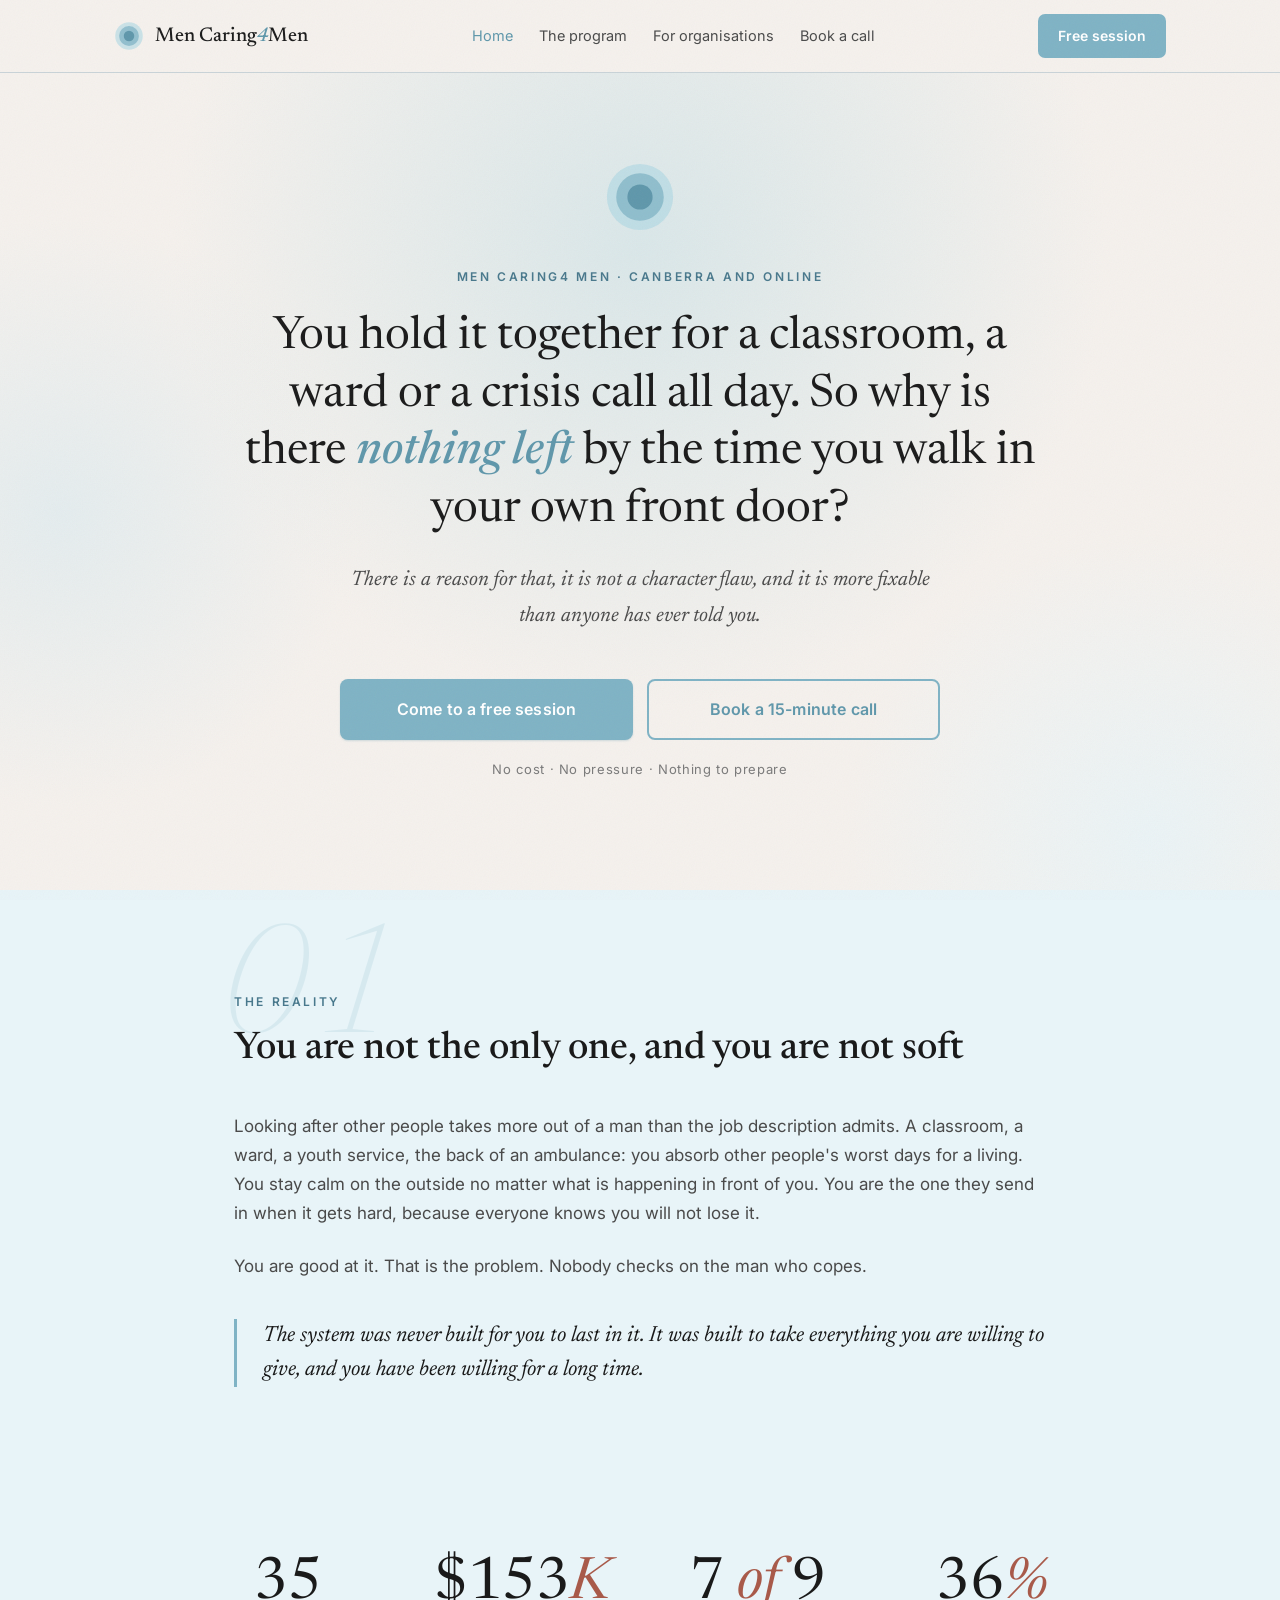
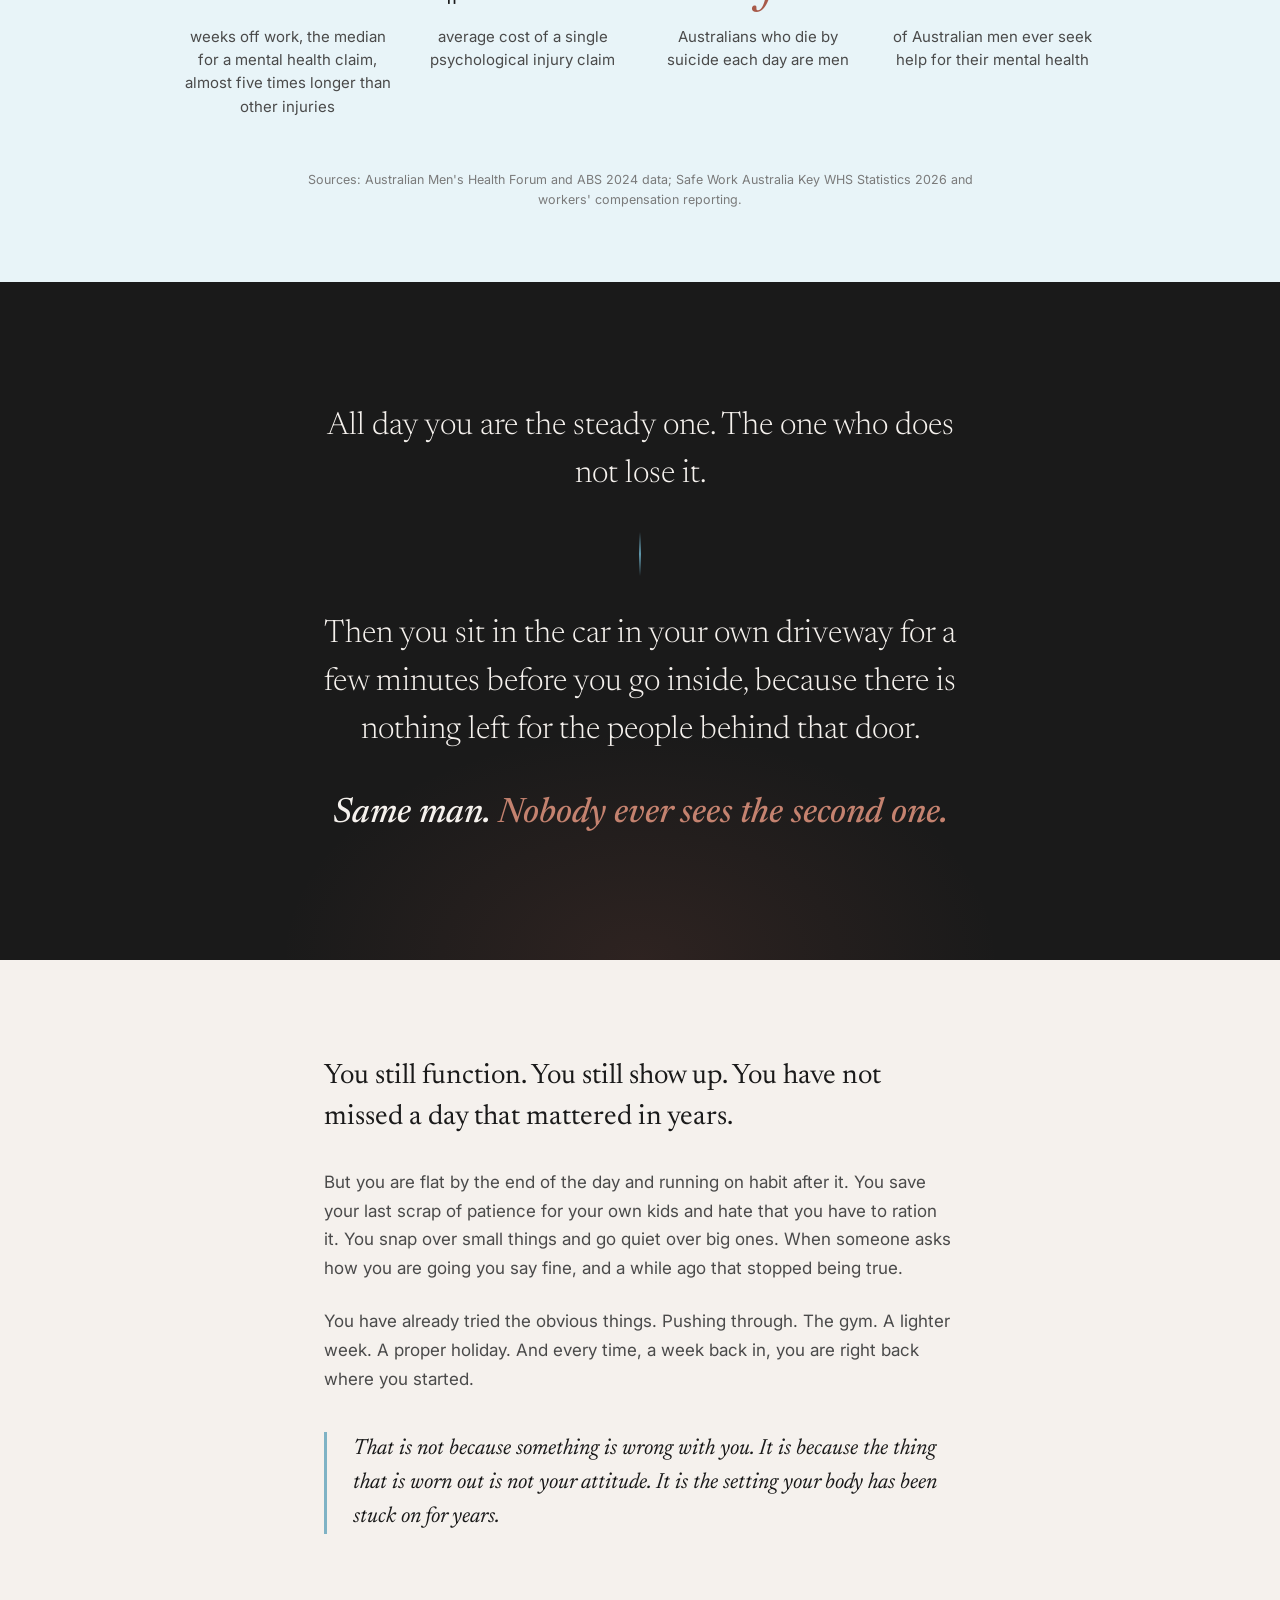
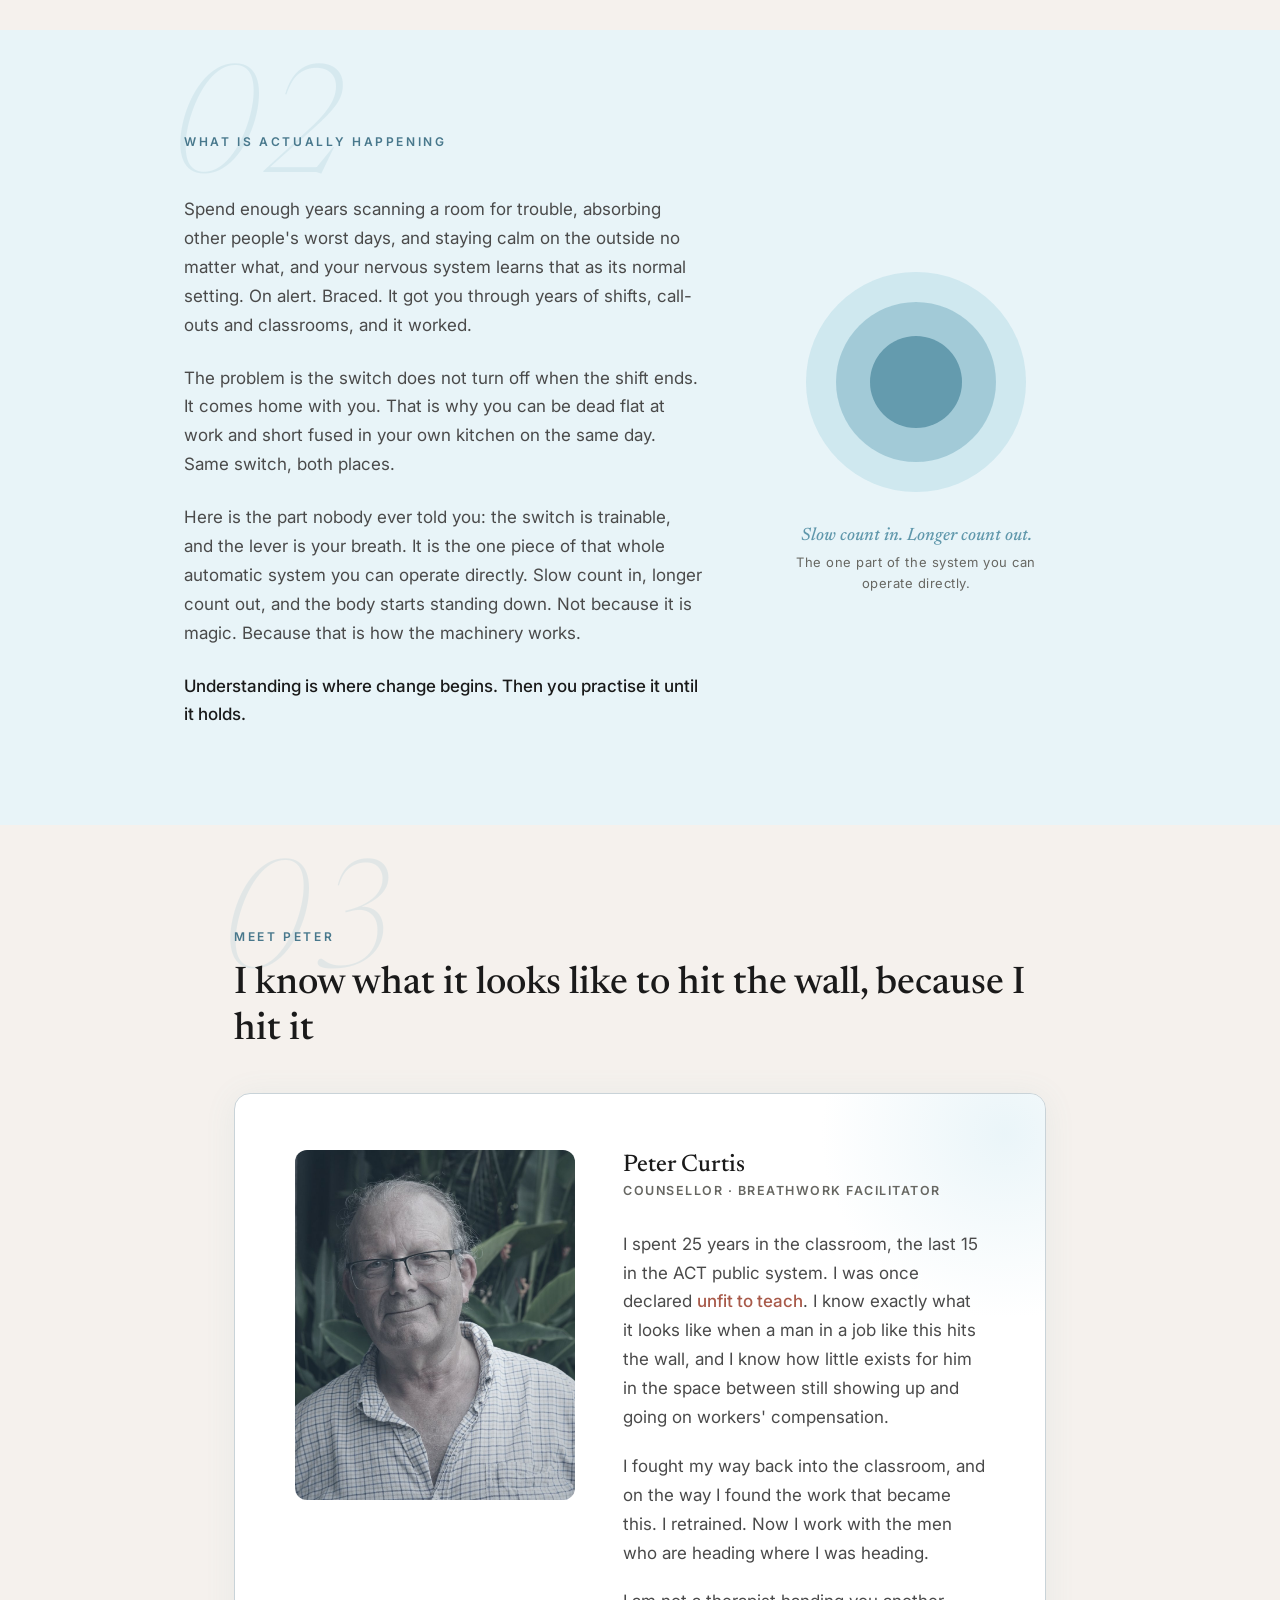
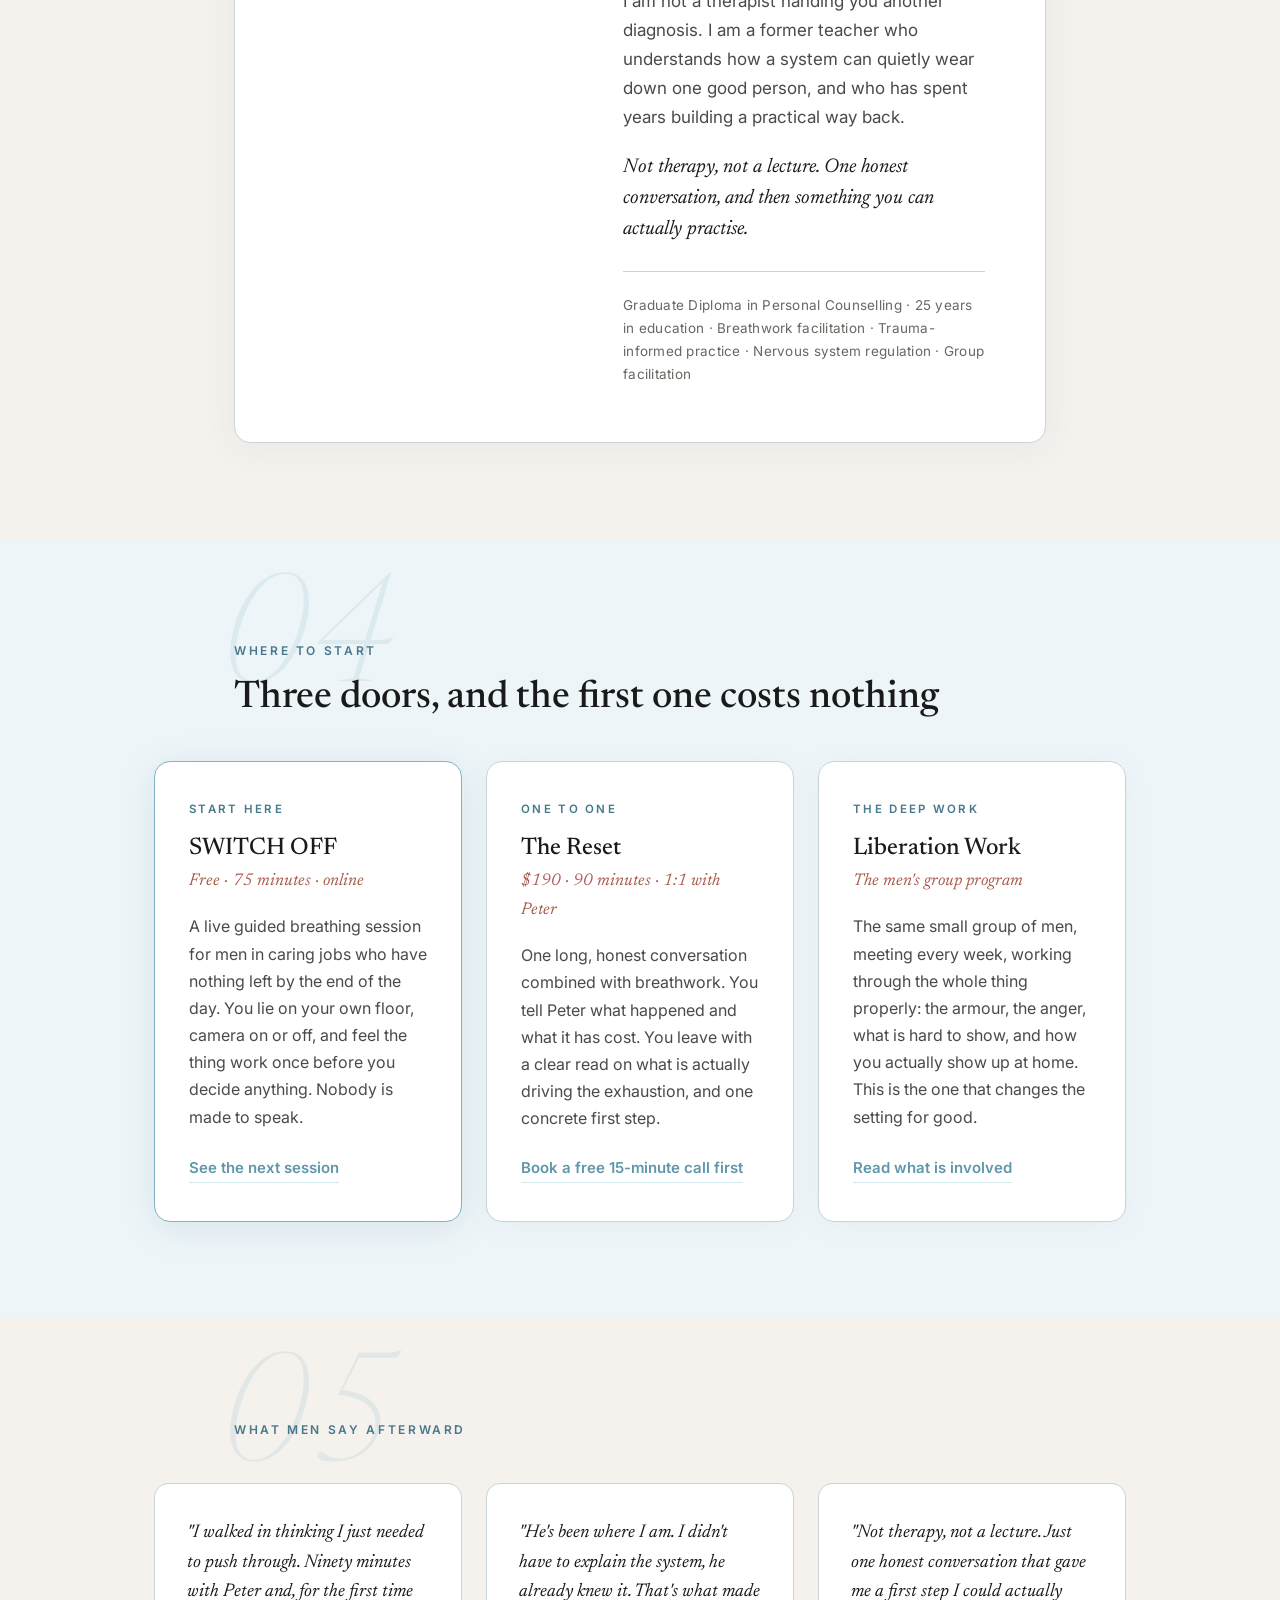
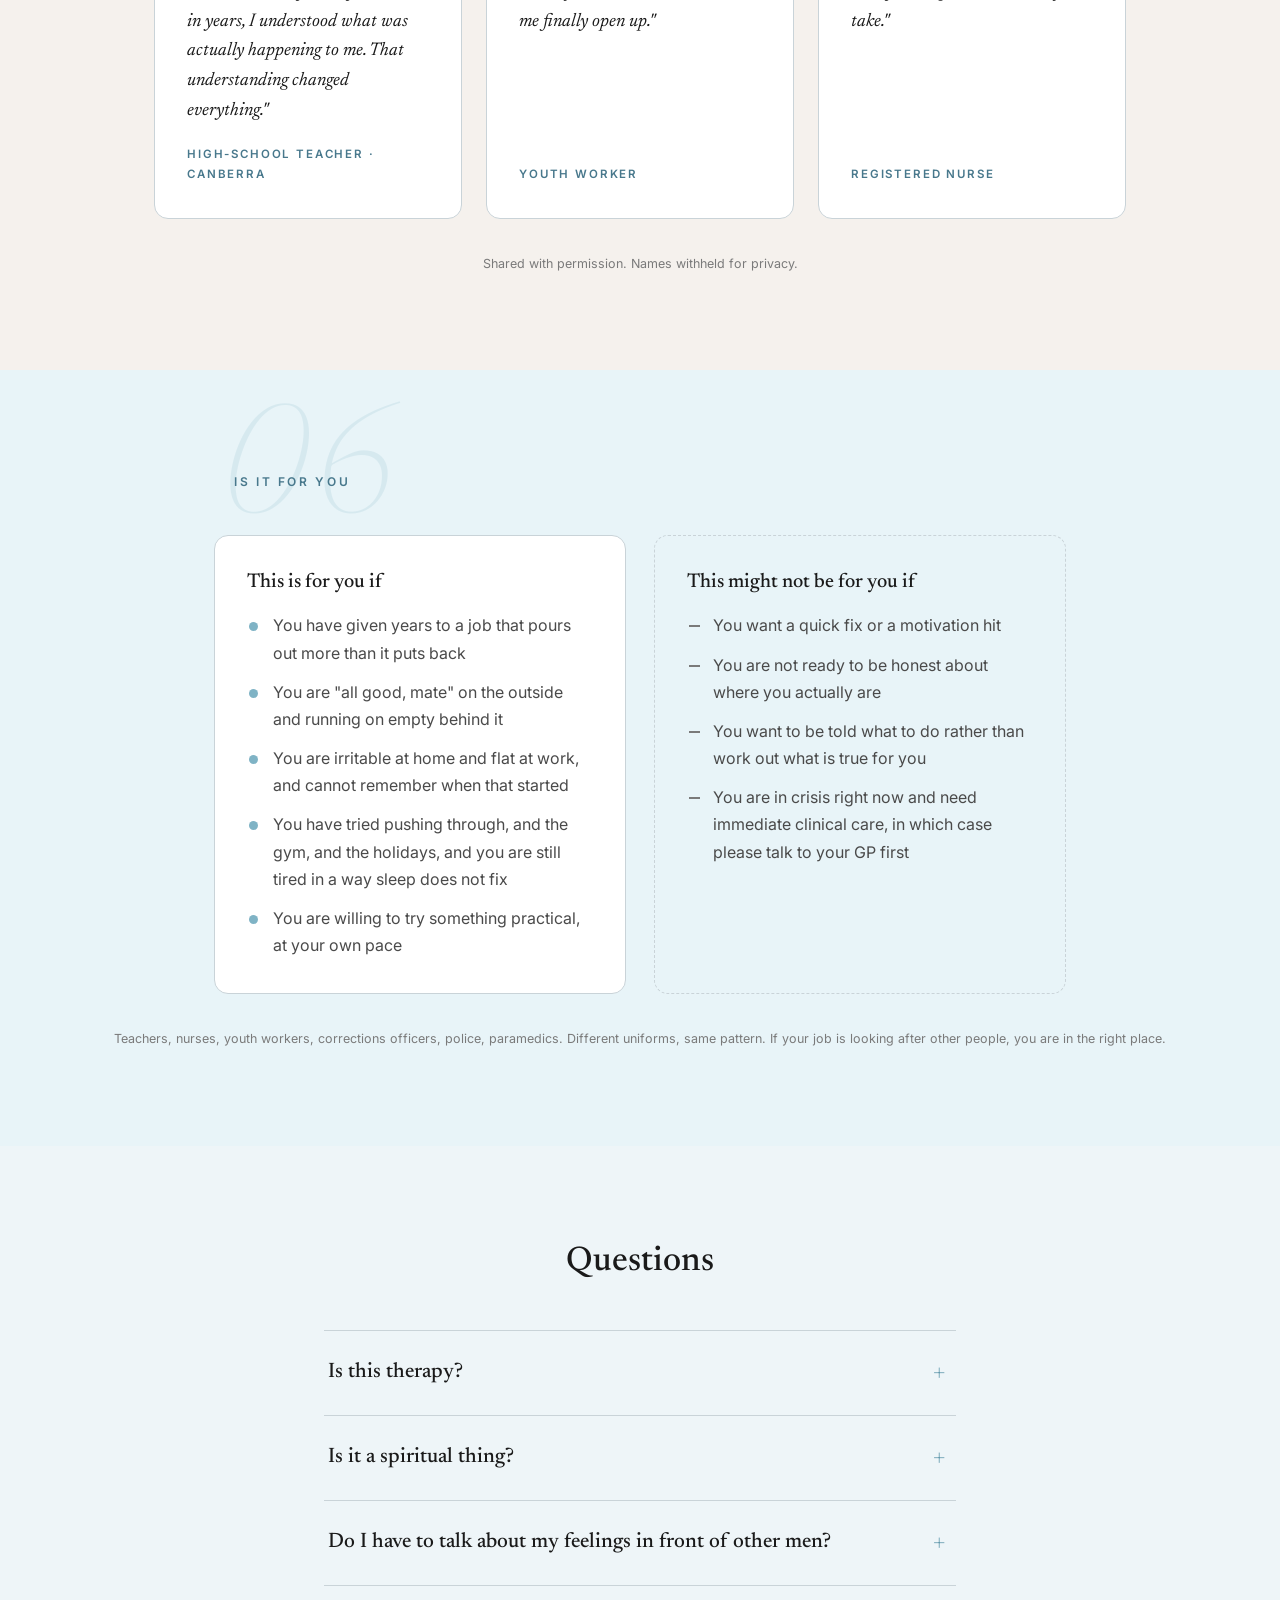
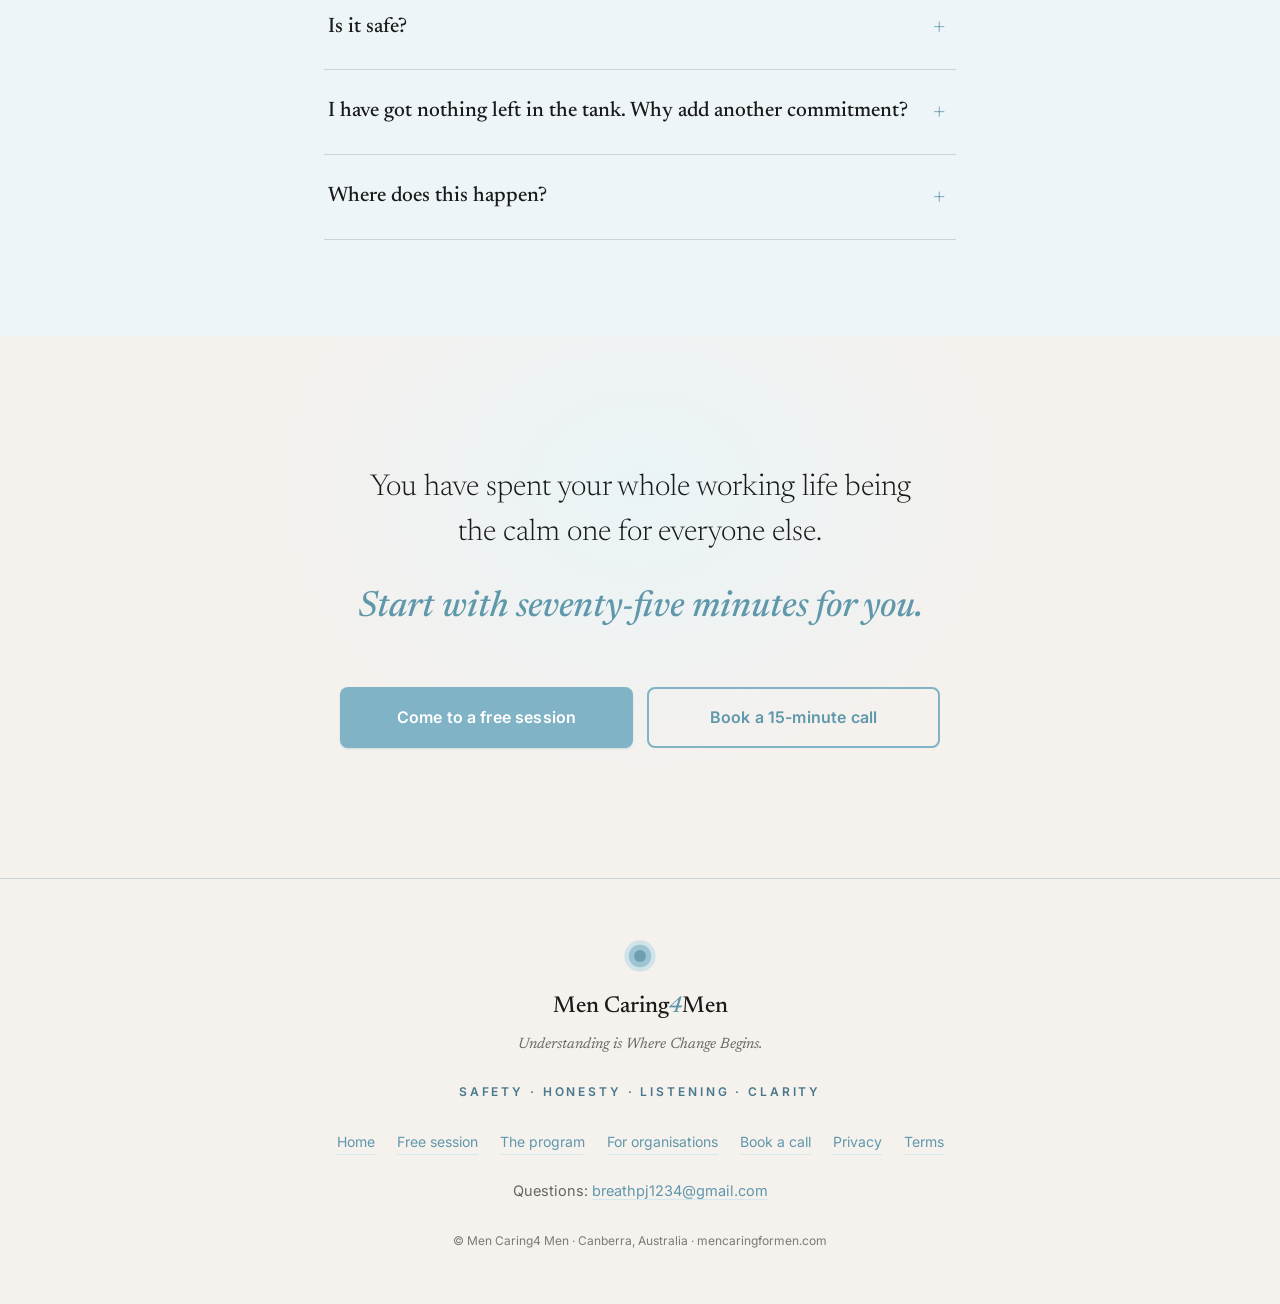
<file: index.html>
<!DOCTYPE html>
<html lang="en-AU">
<head>
<meta charset="UTF-8">
<meta name="viewport" content="width=device-width, initial-scale=1.0">
<title>Men Caring4 Men | Breathwork and counselling for men who are running on empty</title>
<meta name="description" content="Peter Curtis taught for 25 years, the last 15 in ACT public schools, and burned out badly enough that at one point the system declared him unfit to teach. He fought his way back, and now runs breathwork and counselling for men who look after other people for a living. Canberra and online.">
<meta name="author" content="Peter Curtis">
<meta property="og:type" content="website">
<meta property="og:title" content="Men Caring4 Men | Understanding is where change begins">
<meta property="og:description" content="For the man who holds it together for everyone else all day and has nothing left by the time he walks in his own front door. Breathwork and counselling with Peter Curtis, Canberra and online.">
<meta property="og:site_name" content="Men Caring4 Men">
<meta property="og:url" content="https://mencaringformen.com/">
<meta property="og:image" content="https://mencaringformen.com/assets/og-mc4m.png">
<meta property="og:image:width" content="1200">
<meta property="og:image:height" content="630">
<link rel="canonical" href="https://mencaringformen.com/">
<meta name="twitter:card" content="summary_large_image">
<link rel="icon" href="assets/favicon.svg" type="image/svg+xml">
<link rel="alternate icon" href="assets/favicon.ico">
<link rel="apple-touch-icon" href="assets/apple-touch-icon-180.png">
<link rel="preconnect" href="https://fonts.googleapis.com">
<link rel="preconnect" href="https://fonts.gstatic.com" crossorigin>
<link href="https://fonts.googleapis.com/css2?family=Inter:wght@400;500;600&family=Newsreader:ital,opsz,wght@0,6..72,200;0,6..72,300;0,6..72,400;0,6..72,500;0,6..72,600;1,6..72,300;1,6..72,400;1,6..72,500&display=swap" rel="stylesheet">
<link rel="stylesheet" href="assets/mc4m.css">
</head>
<body>

<nav class="nav">
  <div class="nav-in">
    <a class="brand" href="index.html">
      <svg viewBox="0 0 512 512" aria-hidden="true">
        <circle cx="256" cy="256" r="235.52" fill="#a8d5e2" opacity="0.55"/>
        <circle cx="256" cy="256" r="168.96" fill="#7fb3c5" opacity="0.75"/>
        <circle cx="256" cy="256" r="89.6" fill="#5f97ab"/>
      </svg>
      <span class="wm">Men Caring<i>4</i>Men</span>
    </a>
    <ul>
      <li><a href="index.html" aria-current="page">Home</a></li>
      <li><a href="program.html">The program</a></li>
      <li><a href="organisations.html">For organisations</a></li>
      <li><a href="https://calendly.com/breathpj1234/align">Book a call</a></li>
    </ul>
    <a class="nav-cta" href="event.html">Free session</a>
  </div>
</nav>

<!-- HERO -->
<header class="hero">
  <div class="atmo atmo-1"></div>
  <div class="atmo atmo-2"></div>
  <div class="atmo atmo-3"></div>
  <div class="wrap-wide">
    <svg class="mark hload d1" viewBox="0 0 512 512" aria-hidden="true">
      <circle cx="256" cy="256" r="235.52" fill="#a8d5e2" opacity="0.55"/>
      <circle cx="256" cy="256" r="168.96" fill="#7fb3c5" opacity="0.75"/>
      <circle cx="256" cy="256" r="89.6" fill="#5f97ab"/>
    </svg>
    <p class="eyebrow hload d2">Men Caring4 Men &middot; Canberra and online</p>
    <h1 class="hload d3">You hold it together for a classroom, a ward or a crisis call all day. So why is there <em>nothing left</em> by the time you walk in your own front door?</h1>
    <p class="support hload d4">There is a reason for that, it is not a character flaw, and it is more fixable than anyone has ever told you.</p>
    <div class="hload d5">
      <div class="btn-row">
        <a class="btn" href="event.html">Come to a free session</a>
        <a class="btn btn-ghost" href="https://calendly.com/breathpj1234/align">Book a 15-minute call</a>
      </div>
      <p class="micro">No cost &middot; No pressure &middot; Nothing to prepare</p>
    </div>
  </div>
</header>

<!-- THE REALITY -->
<section class="band-tint1" id="reality">
  <div class="wrap-mid">
    <div class="sec-head reveal">
      <span class="no">01</span>
      <span class="label">The reality</span>
      <h2>You are not the only one, and you are not soft</h2>
    </div>
  </div>
  <div class="wrap-mid prose">
    <p class="reveal">Looking after other people takes more out of a man than the job description admits. A classroom, a ward, a youth service, the back of an ambulance: you absorb other people's worst days for a living. You stay calm on the outside no matter what is happening in front of you. You are the one they send in when it gets hard, because everyone knows you will not lose it.</p>
    <p class="reveal">You are good at it. That is the problem. Nobody checks on the man who copes.</p>
    <p class="pull reveal">The system was never built for you to last in it. It was built to take everything you are willing to give, and you have been willing for a long time.</p>
  </div>
</section>

<section class="band-tint1 tight">
  <div class="stats">
    <div class="reveal">
      <div class="n">35</div>
      <p>weeks off work, the median for a mental health claim, almost five times longer than other injuries</p>
    </div>
    <div class="reveal">
      <div class="n">$153<em>K</em></div>
      <p>average cost of a single psychological injury claim</p>
    </div>
    <div class="reveal">
      <div class="n">7 <em>of</em> 9</div>
      <p>Australians who die by suicide each day are men</p>
    </div>
    <div class="reveal">
      <div class="n">36<em>%</em></div>
      <p>of Australian men ever seek help for their mental health</p>
    </div>
  </div>
  <p class="stats-src reveal">Sources: Australian Men's Health Forum and ABS 2024 data; Safe Work Australia Key WHS Statistics 2026 and workers' compensation reporting.</p>
</section>

<!-- THE SPLIT: ink band, the emotional turn -->
<section class="band-ink split">
  <div class="wrap">
    <p class="man-1 reveal">All day you are the steady one. The one who does not lose it.</p>
    <div class="divider reveal"></div>
    <p class="man-2 reveal">Then you sit in the car in your own driveway for a few minutes before you go inside, because there is nothing left for the people behind that door.</p>
    <p class="turn reveal">Same man. <span>Nobody ever sees the second one.</span></p>
  </div>
</section>

<!-- THE MIND-READ -->
<section>
  <div class="wrap prose">
    <p class="kicker reveal">You still function. You still show up. You have not missed a day that mattered in years.</p>
    <p class="reveal">But you are flat by the end of the day and running on habit after it. You save your last scrap of patience for your own kids and hate that you have to ration it. You snap over small things and go quiet over big ones. When someone asks how you are going you say fine, and a while ago that stopped being true.</p>
    <p class="reveal">You have already tried the obvious things. Pushing through. The gym. A lighter week. A proper holiday. And every time, a week back in, you are right back where you started.</p>
    <p class="pull reveal">That is not because something is wrong with you. It is because the thing that is worn out is not your attitude. It is the setting your body has been stuck on for years.</p>
  </div>
</section>

<!-- THE SWITCH -->
<section class="band-tint1">
  <div class="switch-grid">
    <div class="prose">
      <div class="sec-head reveal">
        <span class="no">02</span>
        <span class="label">What is actually happening</span>
      </div>
      <p class="reveal">Spend enough years scanning a room for trouble, absorbing other people's worst days, and staying calm on the outside no matter what, and your nervous system learns that as its normal setting. On alert. Braced. It got you through years of shifts, call-outs and classrooms, and it worked.</p>
      <p class="reveal">The problem is the switch does not turn off when the shift ends. It comes home with you. That is why you can be dead flat at work and short fused in your own kitchen on the same day. Same switch, both places.</p>
      <p class="reveal">Here is the part nobody ever told you: the switch is trainable, and the lever is your breath. It is the one piece of that whole automatic system you can operate directly. Slow count in, longer count out, and the body starts standing down. Not because it is magic. Because that is how the machinery works.</p>
      <p class="reveal" style="color:var(--ink);font-weight:500">Understanding is where change begins. Then you practise it until it holds.</p>
    </div>
    <figure class="breather reveal">
      <div class="stage">
        <svg viewBox="0 0 240 240" aria-hidden="true">
          <circle class="b1" cx="120" cy="120" r="110" fill="#a8d5e2" opacity="0.4"/>
          <circle class="b2" cx="120" cy="120" r="80" fill="#7fb3c5" opacity="0.55"/>
          <circle class="b3" cx="120" cy="120" r="46" fill="#5f97ab" opacity="0.92"/>
        </svg>
        <span class="cue cue-in" aria-hidden="true">in</span>
        <span class="cue cue-out" aria-hidden="true">out</span>
      </div>
      <figcaption><strong>Slow count in. Longer count out.</strong>The one part of the system you can operate directly.</figcaption>
    </figure>
  </div>
</section>

<!-- MEET PETER -->
<section id="peter">
  <div class="peter-wrap">
    <div class="sec-head reveal" style="max-width:860px;margin:0 auto 40px">
      <span class="no">03</span>
      <span class="label">Meet Peter</span>
      <h2>I know what it looks like to hit the wall, because I hit it</h2>
    </div>
    <div class="peter-card reveal">
      <div class="peter-grid">
        <img class="peter-photo" src="assets/peter-v2.jpg" alt="Peter Curtis" width="1200" height="1200" loading="lazy">
        <div>
          <div class="who">
            <div>
              <div class="nm">Peter Curtis</div>
              <div class="rl">Counsellor &middot; Breathwork Facilitator</div>
            </div>
          </div>
          <p>I spent 25 years in the classroom, the last 15 in the ACT public system. I was once declared <span class="unfit">unfit to teach</span>. I know exactly what it looks like when a man in a job like this hits the wall, and I know how little exists for him in the space between still showing up and going on workers' compensation.</p>
          <p>I fought my way back into the classroom, and on the way I found the work that became this. I retrained. Now I work with the men who are heading where I was heading.</p>
          <p>I am not a therapist handing you another diagnosis. I am a former teacher who understands how a system can quietly wear down one good person, and who has spent years building a practical way back.</p>
          <p class="creed">Not therapy, not a lecture. One honest conversation, and then something you can actually practise.</p>
          <p class="credentials">Graduate Diploma in Personal Counselling &middot; 25 years in education &middot; Breathwork facilitation &middot; Trauma-informed practice &middot; Nervous system regulation &middot; Group facilitation</p>
        </div>
      </div>
    </div>
  </div>
</section>

<!-- WHERE TO START -->
<section class="band-tint3" id="start">
  <div class="wrap-mid">
    <div class="sec-head reveal">
      <span class="no">04</span>
      <span class="label">Where to start</span>
      <h2>Three doors, and the first one costs nothing</h2>
    </div>
  </div>
  <div class="cards">
    <div class="card feature reveal">
      <div class="step">Start here</div>
      <h3>SWITCH OFF</h3>
      <p class="price">Free &middot; 75 minutes &middot; online</p>
      <p>A live guided breathing session for men in caring jobs who have nothing left by the end of the day. You lie on your own floor, camera on or off, and feel the thing work once before you decide anything. Nobody is made to speak.</p>
      <a class="go" href="event.html">See the next session</a>
    </div>
    <div class="card reveal">
      <div class="step">One to one</div>
      <h3>The Reset</h3>
      <p class="price">$190 &middot; 90 minutes &middot; 1:1 with Peter</p>
      <p>One long, honest conversation combined with breathwork. You tell Peter what happened and what it has cost. You leave with a clear read on what is actually driving the exhaustion, and one concrete first step.</p>
      <a class="go" href="https://calendly.com/breathpj1234/align">Book a free 15-minute call first</a>
    </div>
    <div class="card reveal">
      <div class="step">The deep work</div>
      <h3>Liberation Work</h3>
      <p class="price">The men's group program</p>
      <p>The same small group of men, meeting every week, working through the whole thing properly: the armour, the anger, what is hard to show, and how you actually show up at home. This is the one that changes the setting for good.</p>
      <a class="go" href="program.html">Read what is involved</a>
    </div>
  </div>
</section>

<!-- WHAT MEN SAY -->
<section>
  <div class="wrap-mid">
    <div class="sec-head reveal">
      <span class="no">05</span>
      <span class="label">What men say afterward</span>
    </div>
  </div>
  <div class="quotes">
    <div class="quote reveal">
      <p>"I walked in thinking I just needed to push through. Ninety minutes with Peter and, for the first time in years, I understood what was actually happening to me. That understanding changed everything."</p>
      <div class="attr">High-school teacher &middot; Canberra</div>
    </div>
    <div class="quote reveal">
      <p>"He's been where I am. I didn't have to explain the system, he already knew it. That's what made me finally open up."</p>
      <div class="attr">Youth worker</div>
    </div>
    <div class="quote reveal">
      <p>"Not therapy, not a lecture. Just one honest conversation that gave me a first step I could actually take."</p>
      <div class="attr">Registered nurse</div>
    </div>
  </div>
  <p class="quotes-note reveal">Shared with permission. Names withheld for privacy.</p>
</section>

<!-- IS IT FOR YOU -->
<section class="band-tint1">
  <div class="wrap-mid">
    <div class="sec-head reveal">
      <span class="no">06</span>
      <span class="label">Is it for you</span>
    </div>
  </div>
  <div class="fornot">
    <div class="col yes reveal">
      <h3>This is for you if</h3>
      <ul>
        <li>You have given years to a job that pours out more than it puts back</li>
        <li>You are "all good, mate" on the outside and running on empty behind it</li>
        <li>You are irritable at home and flat at work, and cannot remember when that started</li>
        <li>You have tried pushing through, and the gym, and the holidays, and you are still tired in a way sleep does not fix</li>
        <li>You are willing to try something practical, at your own pace</li>
      </ul>
    </div>
    <div class="col no reveal">
      <h3>This might not be for you if</h3>
      <ul>
        <li>You want a quick fix or a motivation hit</li>
        <li>You are not ready to be honest about where you actually are</li>
        <li>You want to be told what to do rather than work out what is true for you</li>
        <li>You are in crisis right now and need immediate clinical care, in which case please talk to your GP first</li>
      </ul>
    </div>
  </div>
  <p class="quotes-note reveal">Teachers, nurses, youth workers, corrections officers, police, paramedics. Different uniforms, same pattern. If your job is looking after other people, you are in the right place.</p>
</section>

<!-- FAQ -->
<section class="band-tint3">
  <div class="faq">
    <h2 class="reveal">Questions</h2>
    <div class="reveal">
      <details>
        <summary>Is this therapy?</summary>
        <p>No. Peter is a qualified counsellor, and this work sits alongside therapy rather than replacing it. Therapy tends to go back through what happened. This goes at what your body is still doing about it now, and what you can practise this week. Plenty of men do both, and if what you need is clinical treatment Peter will tell you that straight.</p>
      </details>
      <details>
        <summary>Is it a spiritual thing?</summary>
        <p>Peter is not selling you a belief system. The breathing is physiology: it is the one part of your stress response you can steer directly. Some of what he uses comes from older traditions, and you can take it, leave it, or just listen. Nothing asks you to believe anything.</p>
      </details>
      <details>
        <summary>Do I have to talk about my feelings in front of other men?</summary>
        <p>Not in the free session, where nobody is called on and there are no introductions. In the group program there is conversation, and it is invitational the whole way. You can pass on anything, and what is said in the room stays in the room.</p>
      </details>
      <details>
        <summary>Is it safe?</summary>
        <p>The sessions are trauma-informed and run to a protocol: contraindications are covered up front, you are given a named way to down-shift at any moment, and every part is opt-out. If you have a heart condition, respiratory problems, or a history of fainting, email Peter before you book so he can adjust it.</p>
      </details>
      <details>
        <summary>I have got nothing left in the tank. Why add another commitment?</summary>
        <p>Fair question, and it is the reason the front door is a free 75 minutes lying on your own floor. Worst case you spend one evening learning why you are so tired. Best case you get an hour back every day for the rest of your working life.</p>
      </details>
      <details>
        <summary>Where does this happen?</summary>
        <p>Peter is based in Canberra and works both in person and online. The free session runs on Zoom. The Reset and the group program can be either, depending on where you are.</p>
      </details>
    </div>
  </div>
</section>

<!-- CLOSE -->
<section class="close-sec">
  <div class="wrap">
    <p class="l1 reveal">You have spent your whole working life being the calm one for everyone else.</p>
    <p class="l2 reveal">Start with seventy-five minutes for you.</p>
    <div class="btn-row reveal">
      <a class="btn" href="event.html">Come to a free session</a>
      <a class="btn btn-ghost" href="https://calendly.com/breathpj1234/align">Book a 15-minute call</a>
    </div>
  </div>
</section>

<footer>
  <div class="wrap">
    <svg class="f-mark" viewBox="0 0 512 512" aria-hidden="true">
      <circle cx="256" cy="256" r="235.52" fill="#a8d5e2" opacity="0.55"/>
      <circle cx="256" cy="256" r="168.96" fill="#7fb3c5" opacity="0.75"/>
      <circle cx="256" cy="256" r="89.6" fill="#5f97ab"/>
    </svg>
    <div class="wm">Men Caring<i>4</i>Men</div>
    <p class="tag">Understanding is Where Change Begins.</p>
    <p class="values">Safety &middot; Honesty &middot; Listening &middot; Clarity</p>
    <p class="flinks">
      <a href="index.html">Home</a>
      <a href="event.html">Free session</a>
      <a href="program.html">The program</a>
      <a href="organisations.html">For organisations</a>
      <a href="https://calendly.com/breathpj1234/align">Book a call</a>
      <a href="privacy.html">Privacy</a>
      <a href="terms.html">Terms</a>
    </p>
    <p class="alt">Questions: <a href="mailto:breathpj1234@gmail.com">breathpj1234@gmail.com</a></p>
    <p class="fine">&copy; Men Caring4 Men &middot; Canberra, Australia &middot; mencaringformen.com</p>
  </div>
</footer>

<script src="assets/site.js"></script>
</body>
</html>
</file>
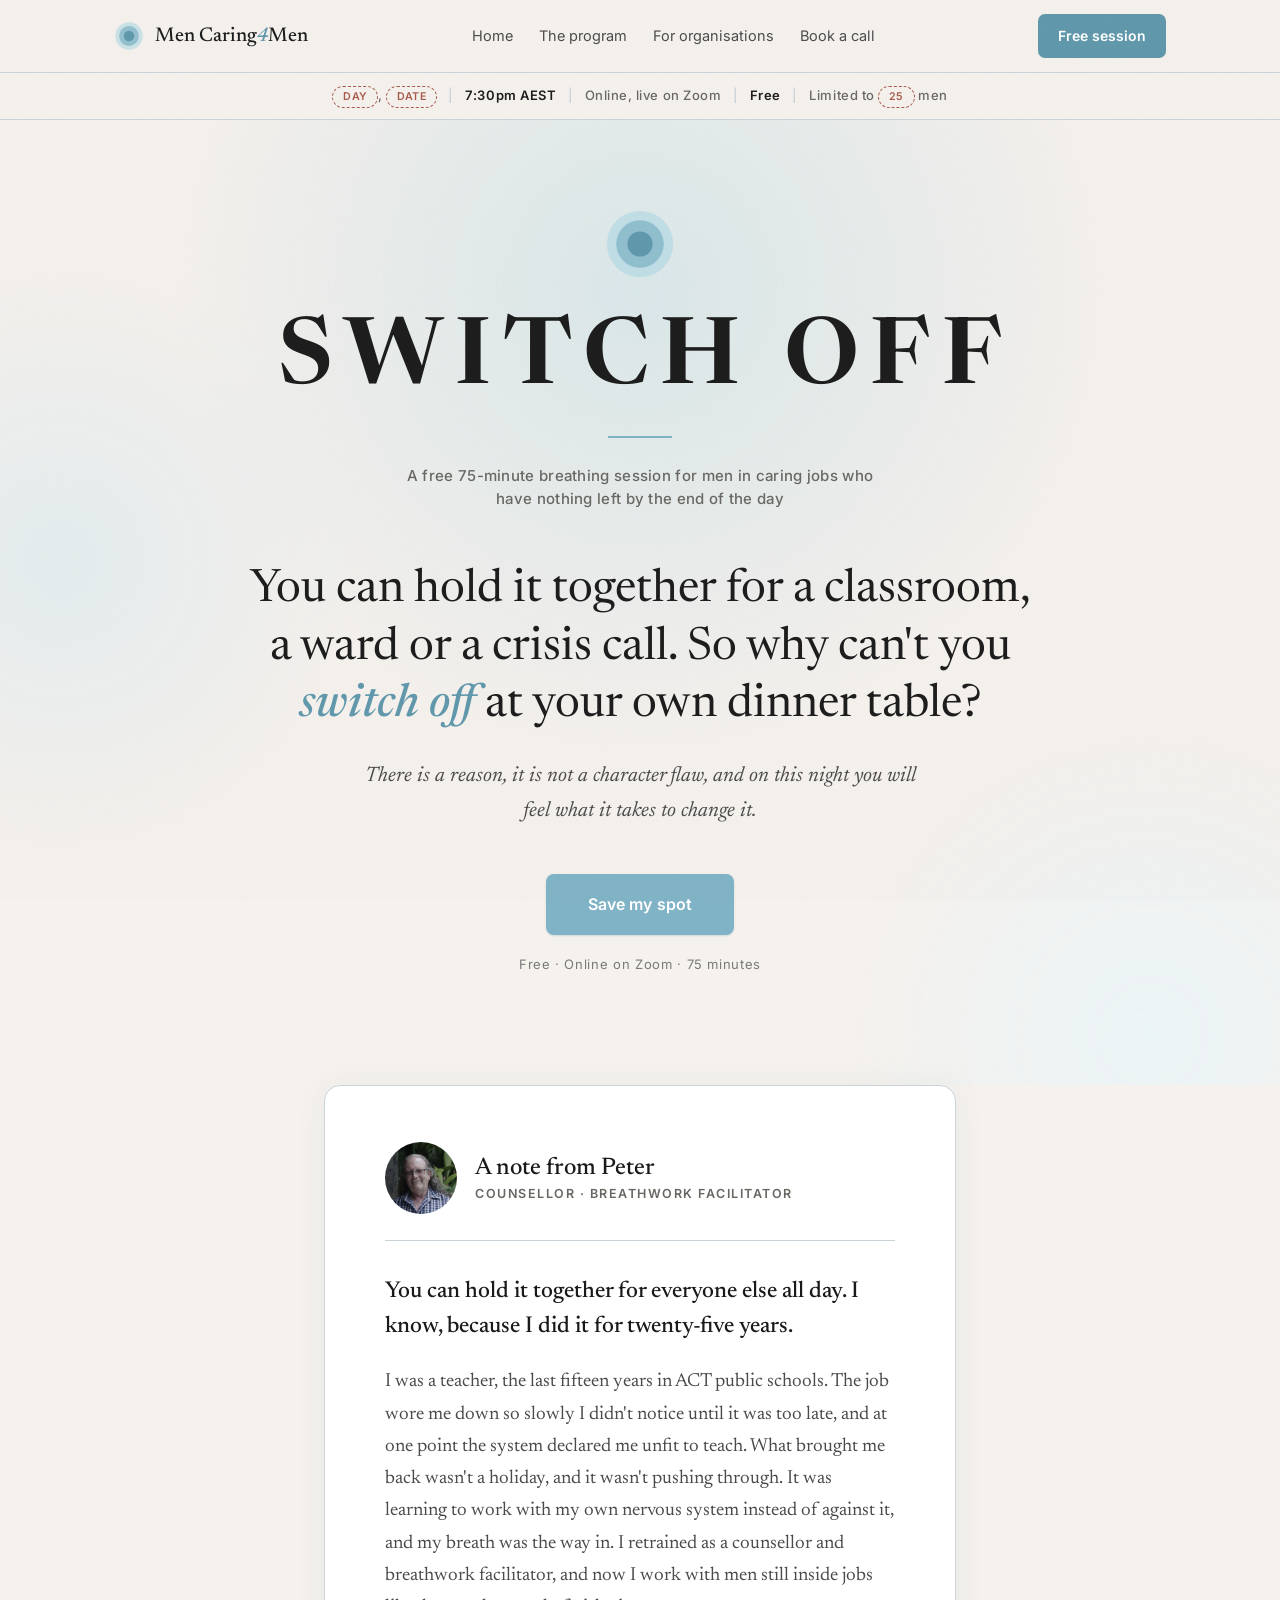
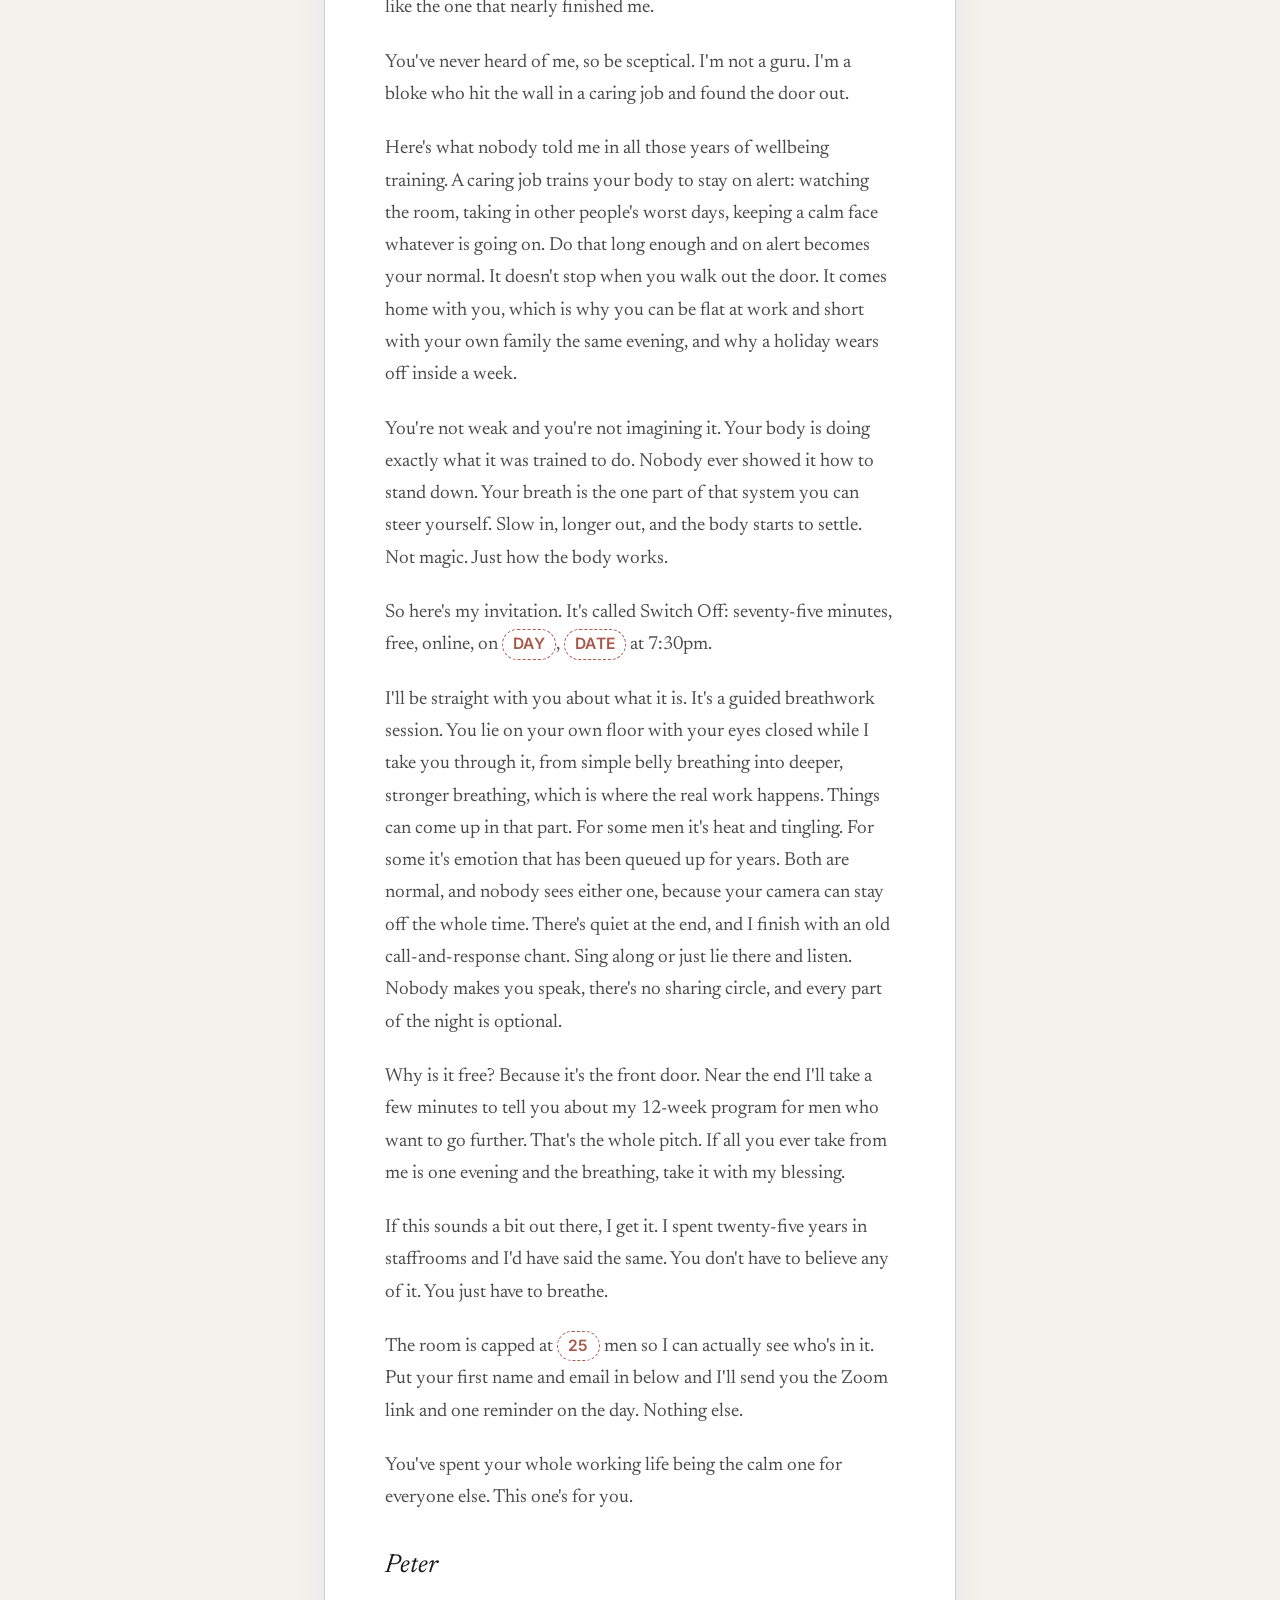
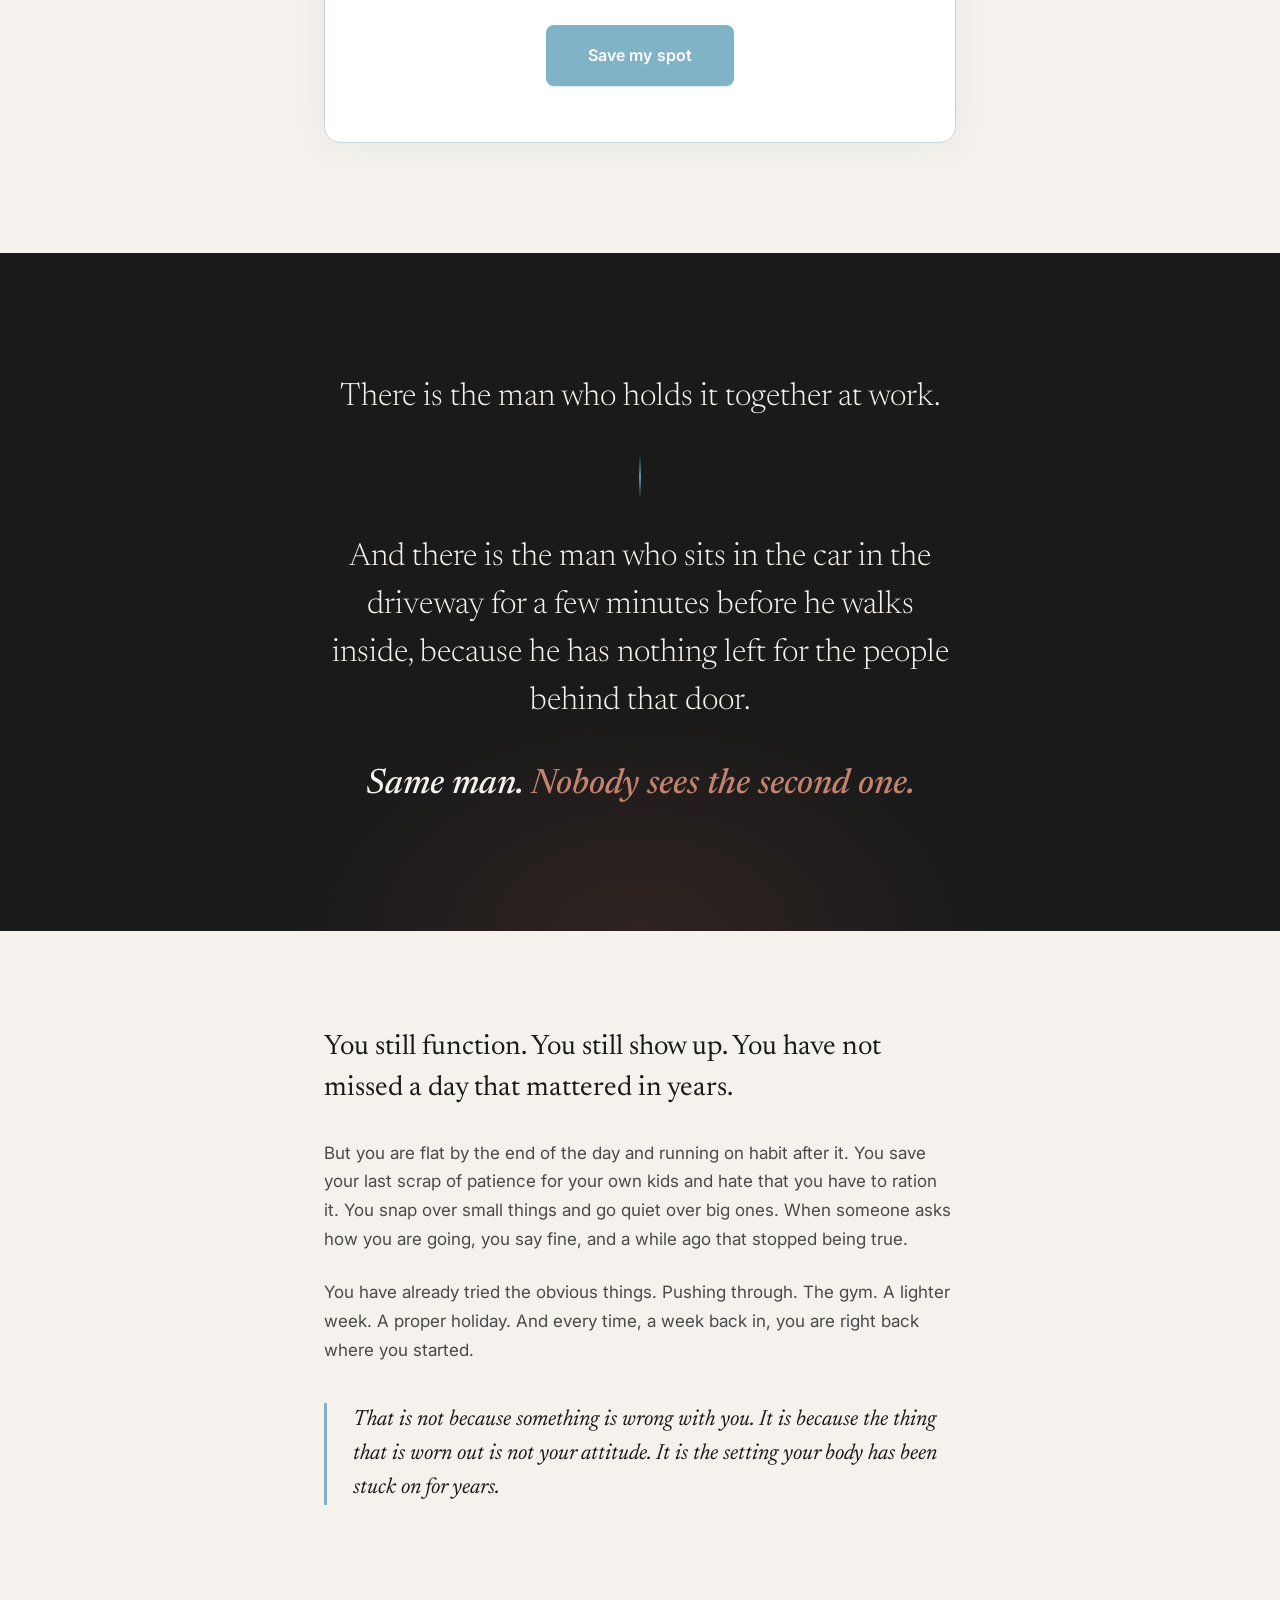
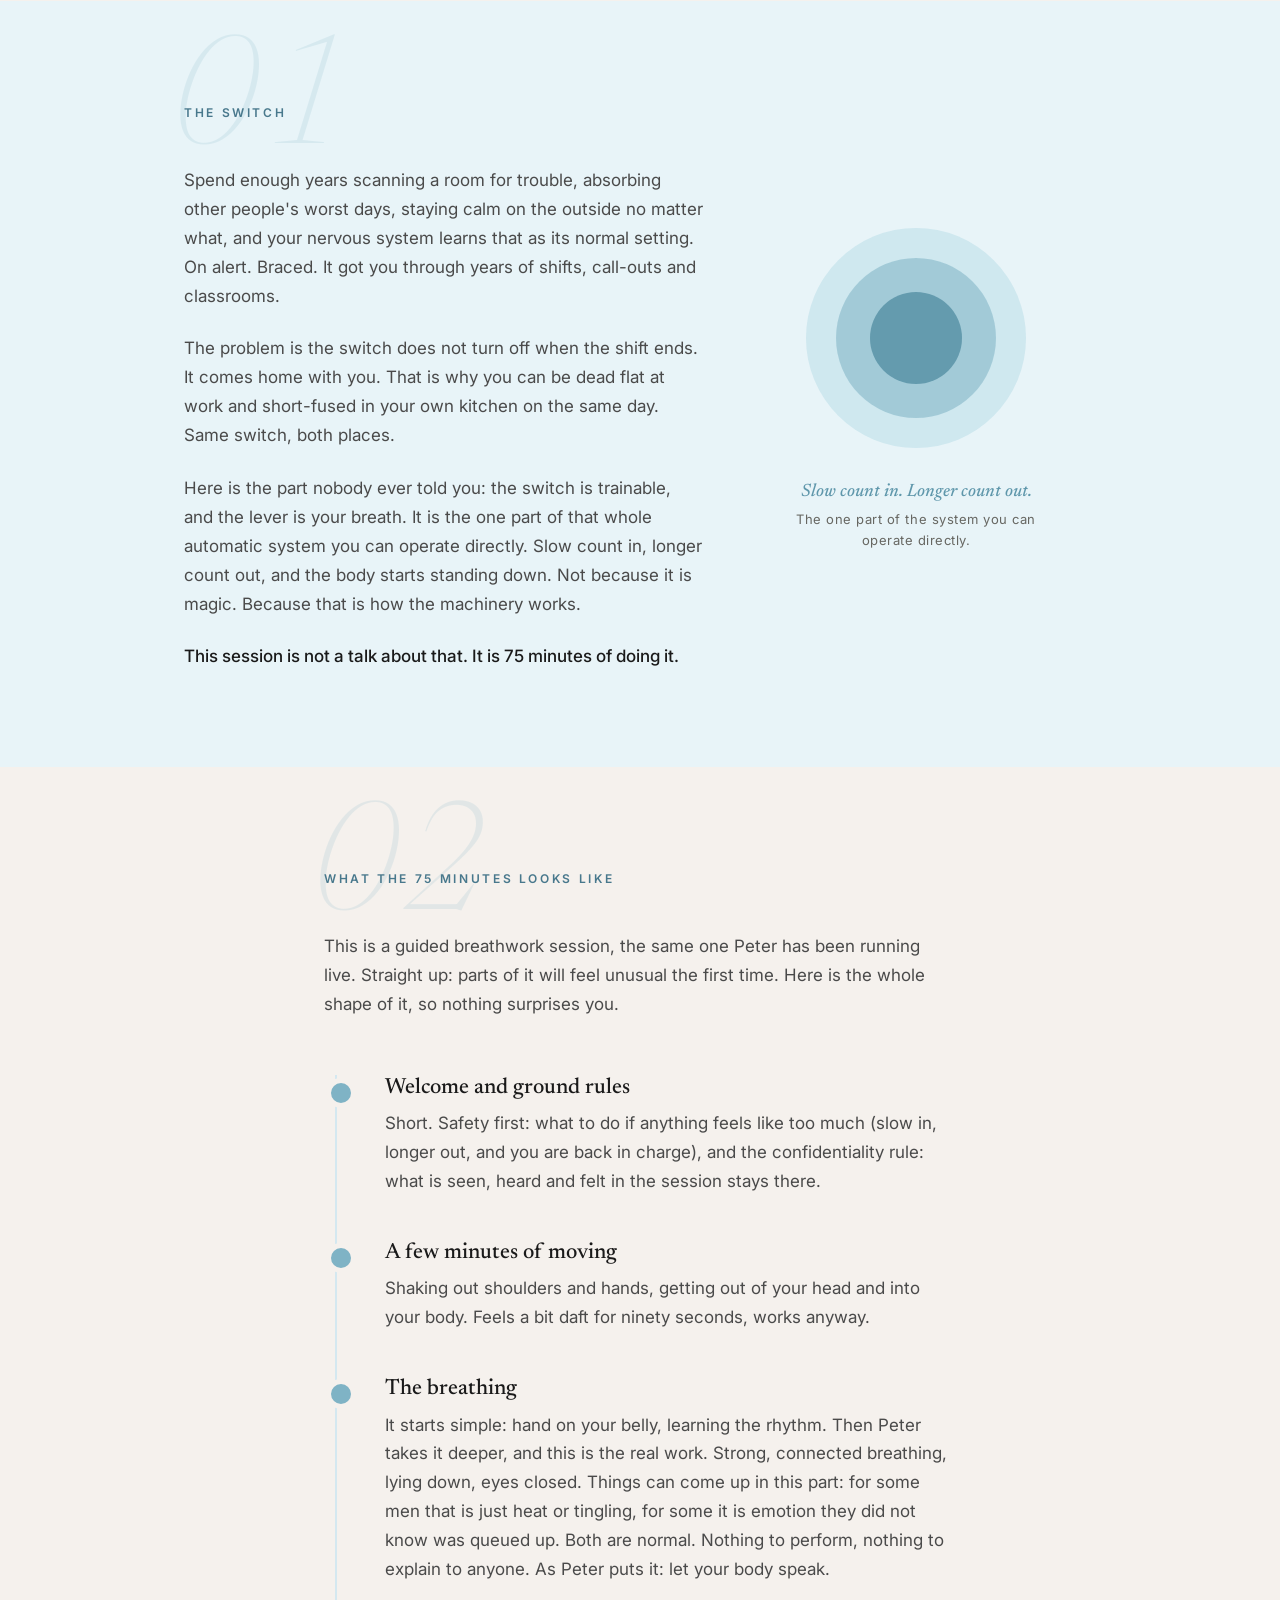
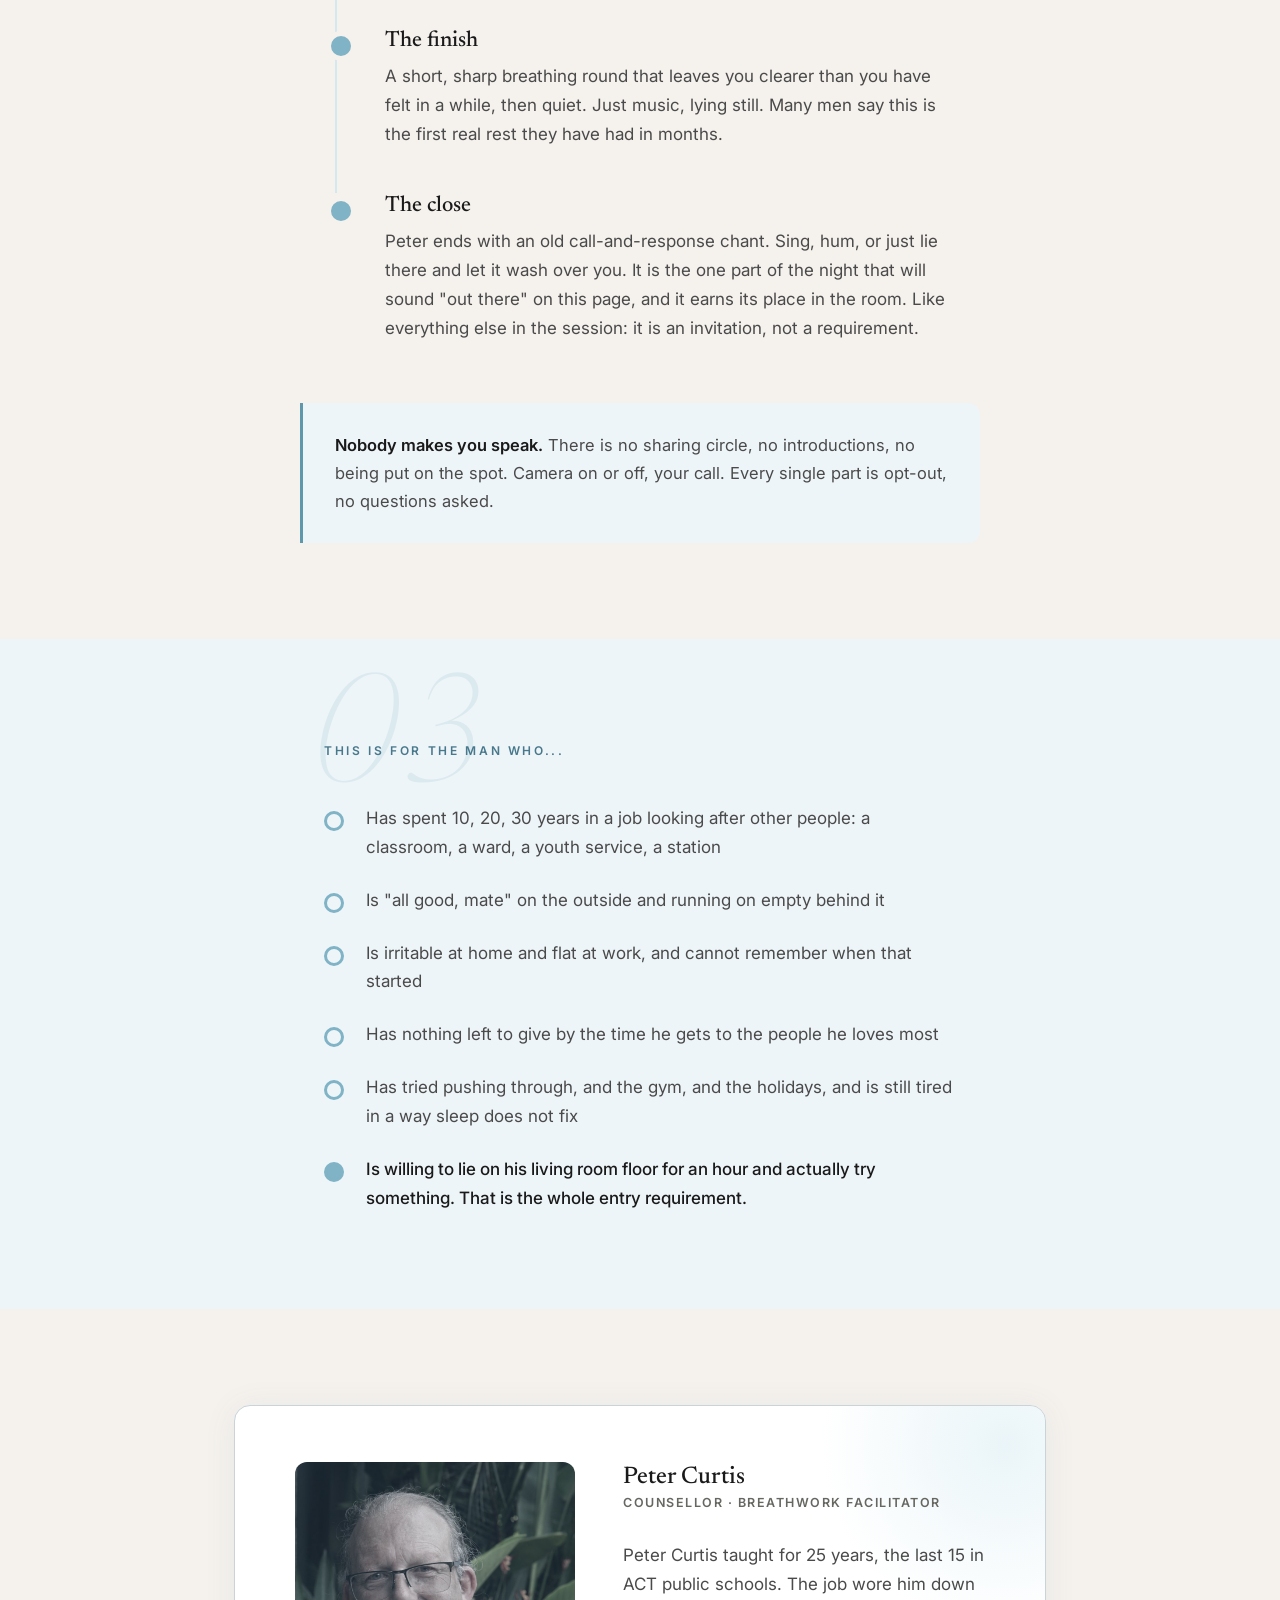
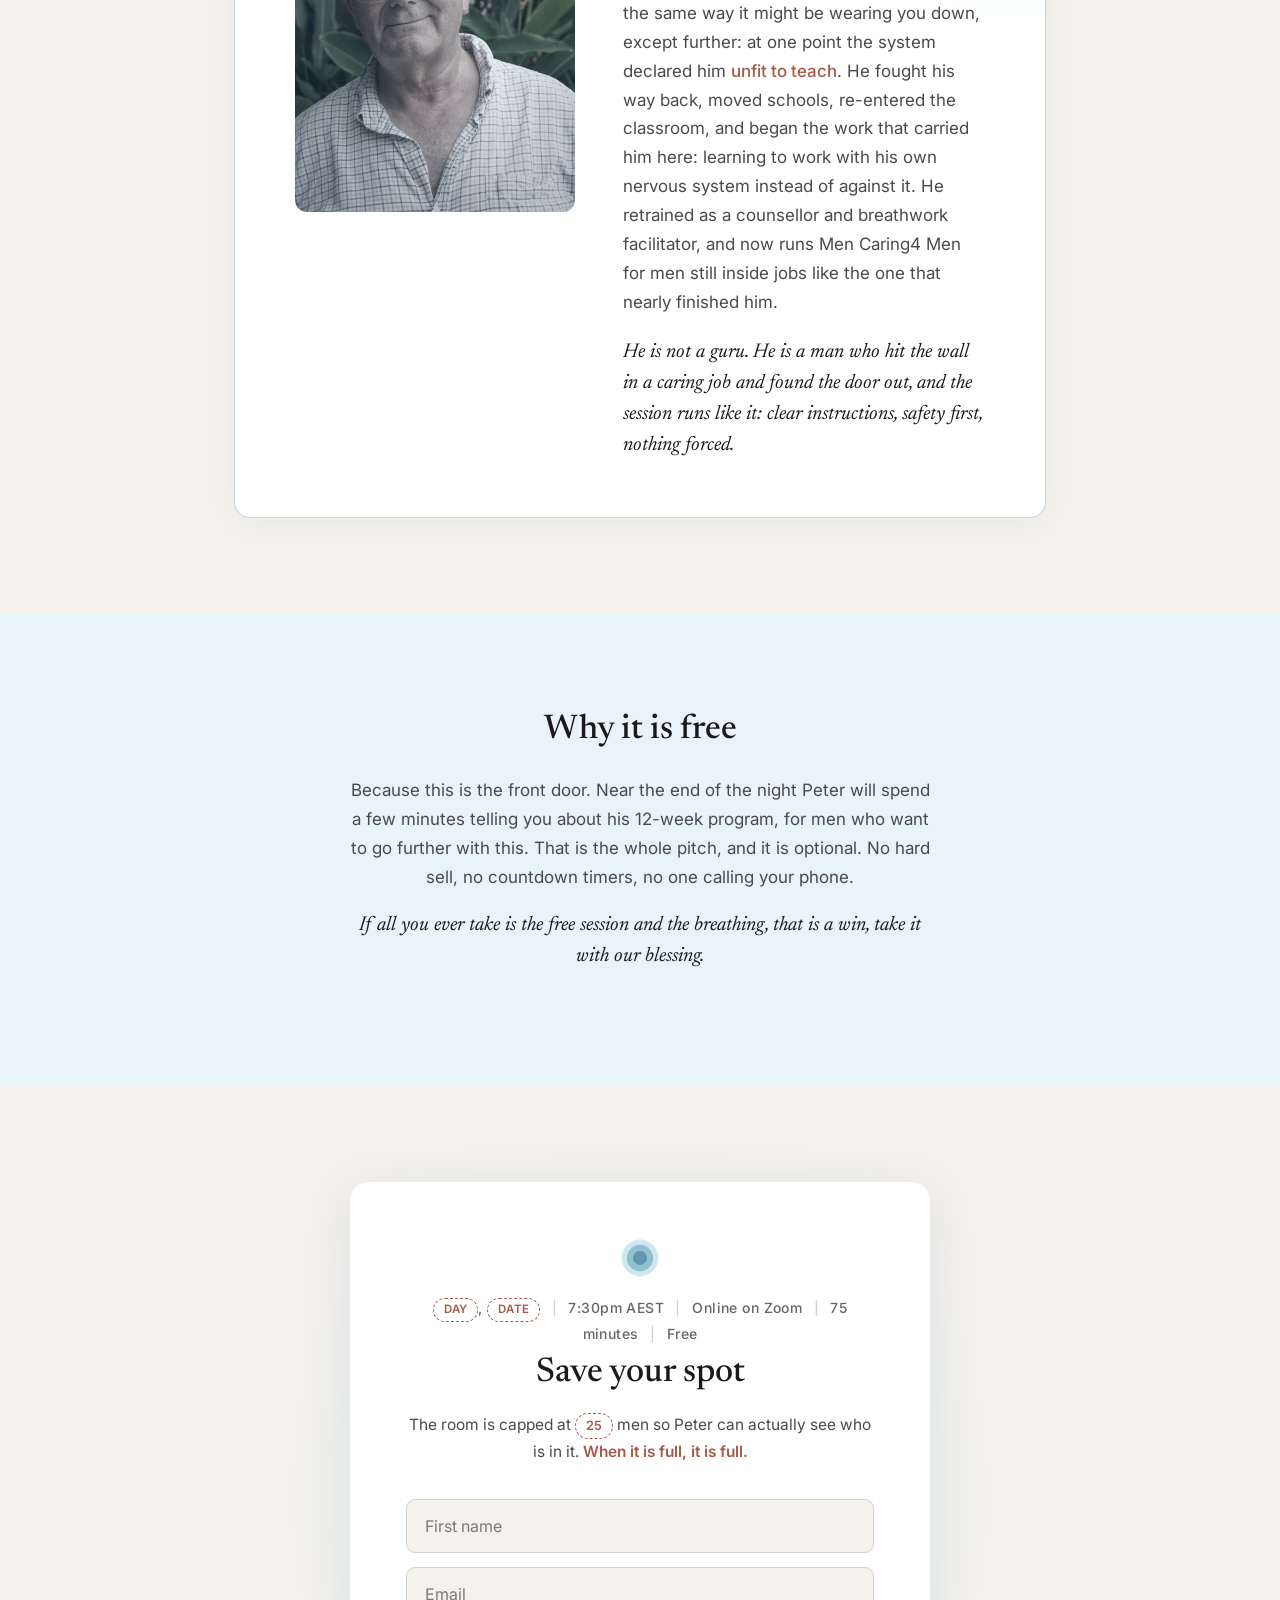
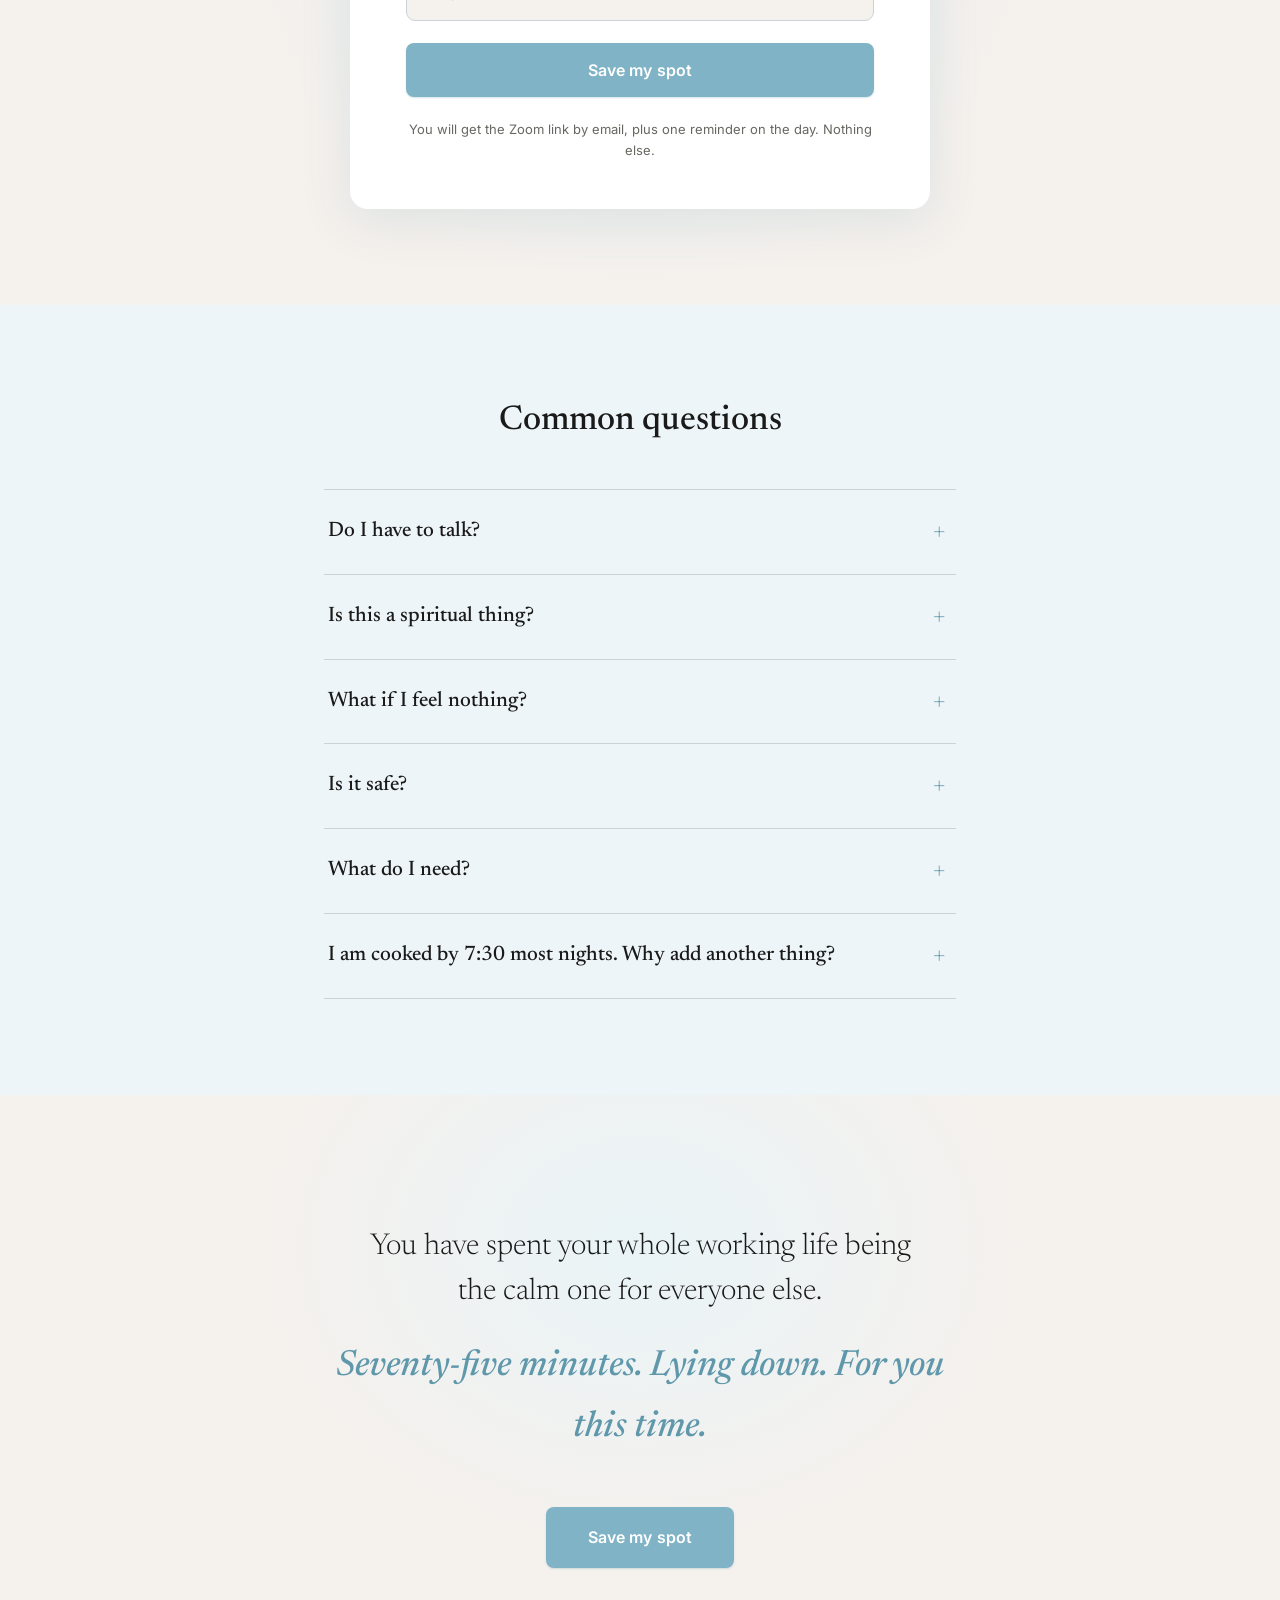
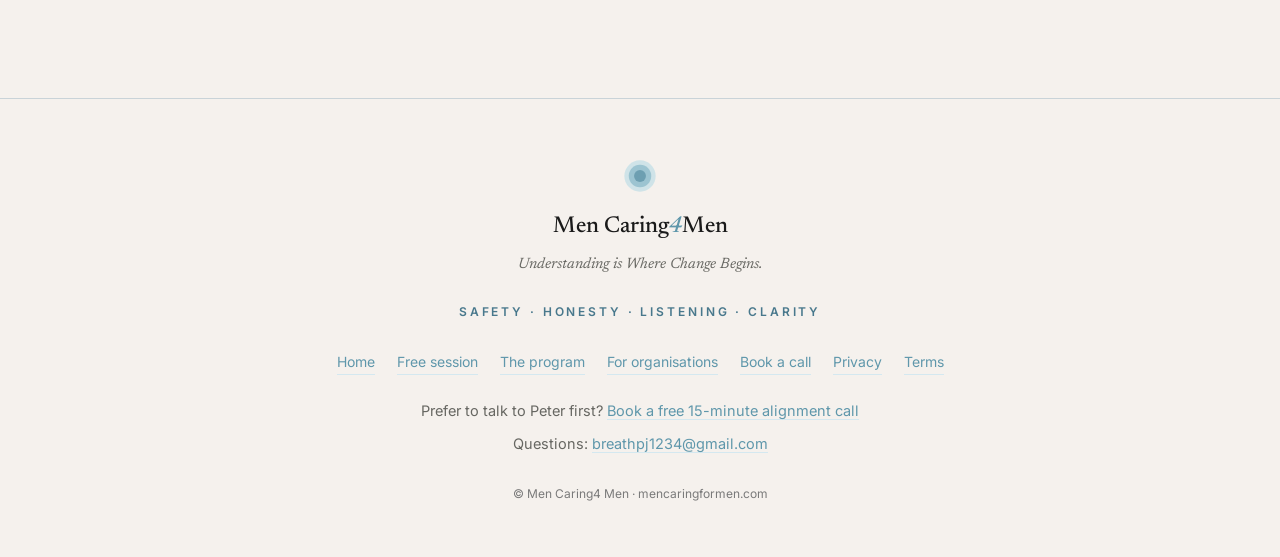
<file: event.html>
<!DOCTYPE html>
<html lang="en-AU">
<head>
<meta charset="UTF-8">
<meta name="viewport" content="width=device-width, initial-scale=1.0">
<title>SWITCH OFF | A free 75-minute breathing session for men who look after others | Men Caring4 Men</title>
<meta name="description" content="A free 75-minute online breathwork session for men who look after other people for a living and have nothing left by the end of the day. Live on Zoom with Peter Curtis, counsellor and breathwork facilitator. Limited spots.">
<meta property="og:type" content="website">
<meta property="og:title" content="SWITCH OFF | A free 75-minute breathing session for men who look after others">
<meta property="og:description" content="You can hold it together for a classroom, a ward or a crisis call. So why can't you switch off at your own dinner table? A free online breathwork session with Peter Curtis of Men Caring4 Men.">
<meta property="og:site_name" content="Men Caring4 Men">
<meta property="og:url" content="https://mencaringformen.com/event">
<meta property="og:image" content="https://mencaringformen.com/assets/og-switch-off.png">
<meta property="og:image:width" content="1200">
<meta property="og:image:height" content="630">
<link rel="canonical" href="https://mencaringformen.com/event">
<meta name="twitter:card" content="summary_large_image">
<link rel="icon" href="assets/favicon.svg" type="image/svg+xml">
<link rel="alternate icon" href="assets/favicon.ico">
<link rel="apple-touch-icon" href="assets/apple-touch-icon-180.png">
<link rel="preconnect" href="https://fonts.googleapis.com">
<link rel="preconnect" href="https://fonts.gstatic.com" crossorigin>
<link href="https://fonts.googleapis.com/css2?family=Inter:wght@400;500;600&family=Newsreader:ital,opsz,wght@0,6..72,200;0,6..72,300;0,6..72,400;0,6..72,500;0,6..72,600;1,6..72,300;1,6..72,400;1,6..72,500&display=swap" rel="stylesheet">
<link rel="stylesheet" href="assets/mc4m.css">
</head>
<body>

<nav class="nav">
  <div class="nav-in">
    <a class="brand" href="index.html">
      <svg viewBox="0 0 512 512" aria-hidden="true">
        <circle cx="256" cy="256" r="235.52" fill="#a8d5e2" opacity="0.55"/>
        <circle cx="256" cy="256" r="168.96" fill="#7fb3c5" opacity="0.75"/>
        <circle cx="256" cy="256" r="89.6" fill="#5f97ab"/>
      </svg>
      <span class="wm">Men Caring<i>4</i>Men</span>
    </a>
    <ul>
      <li><a href="index.html">Home</a></li>
      <li><a href="program.html">The program</a></li>
      <li><a href="organisations.html">For organisations</a></li>
      <li><a href="https://calendly.com/breathpj1234/align">Book a call</a></li>
    </ul>
    <a class="nav-cta" href="event.html" aria-current="page">Free session</a>
  </div>
</nav>

<!-- SECTION 1: DATE STRIP -->
<div class="datestrip">
  <span class="chip">DAY</span>, <span class="chip">DATE</span>
  <span class="sep">|</span> <strong>7:30pm AEST</strong>
  <span class="sep">|</span> Online, live on Zoom
  <span class="sep">|</span> <strong>Free</strong>
  <span class="sep">|</span> Limited to <span class="chip">25</span> men
</div>

<!-- SECTION 2: HEADLINE BLOCK -->
<header class="hero">
  <div class="atmo atmo-1"></div>
  <div class="atmo atmo-2"></div>
  <div class="atmo atmo-3"></div>
  <div class="wrap-wide">
    <svg class="mark hload d1" viewBox="0 0 512 512" aria-hidden="true">
      <circle cx="256" cy="256" r="235.52" fill="#a8d5e2" opacity="0.55"/>
      <circle cx="256" cy="256" r="168.96" fill="#7fb3c5" opacity="0.75"/>
      <circle cx="256" cy="256" r="89.6" fill="#5f97ab"/>
    </svg>
    <div class="evt-name hload d2">SWITCH OFF</div>
    <div class="evt-rule hload d3"></div>
    <p class="evt-sub hload d3">A free 75-minute breathing session for men in caring jobs who have nothing left by the end of the day</p>
    <h1 class="hload d4">You can hold it together for a classroom, a ward or a crisis call. So why can't you <em>switch off</em> at your own dinner table?</h1>
    <p class="support hload d5">There is a reason, it is not a character flaw, and on this night you will feel what it takes to change it.</p>
    <div class="hload d6">
      <a class="btn" href="#register">Save my spot</a>
      <p class="micro">Free &middot; Online on Zoom &middot; 75 minutes</p>
    </div>
  </div>
</header>

<!-- SECTION 2B: LETTER FROM PETER (stands in for the VSL until he can film it; restore tag: before-letter) -->
<section class="letter-sec">
  <div class="wrap">
    <article class="letter reveal">
      <div class="letter-head">
        <img src="assets/peter-letter.jpg" alt="Peter Curtis" width="72" height="72">
        <div>
          <div class="lh-label">A note from Peter</div>
          <div class="lh-role">Counsellor &middot; Breathwork Facilitator</div>
        </div>
      </div>

      <p class="lead">You can hold it together for everyone else all day. I know, because I did it for twenty-five years.</p>

      <p>I was a teacher, the last fifteen years in ACT public schools. The job wore me down so slowly I didn't notice until it was too late, and at one point the system declared me unfit to teach. What brought me back wasn't a holiday, and it wasn't pushing through. It was learning to work with my own nervous system instead of against it, and my breath was the way in. I retrained as a counsellor and breathwork facilitator, and now I work with men still inside jobs like the one that nearly finished me.</p>

      <p>You've never heard of me, so be sceptical. I'm not a guru. I'm a bloke who hit the wall in a caring job and found the door out.</p>

      <p>Here's what nobody told me in all those years of wellbeing training. A caring job trains your body to stay on alert: watching the room, taking in other people's worst days, keeping a calm face whatever is going on. Do that long enough and on alert becomes your normal. It doesn't stop when you walk out the door. It comes home with you, which is why you can be flat at work and short with your own family the same evening, and why a holiday wears off inside a week.</p>

      <p>You're not weak and you're not imagining it. Your body is doing exactly what it was trained to do. Nobody ever showed it how to stand down. Your breath is the one part of that system you can steer yourself. Slow in, longer out, and the body starts to settle. Not magic. Just how the body works.</p>

      <p>So here's my invitation. It's called Switch Off: seventy-five minutes, free, online, on <span class="chip">DAY</span>, <span class="chip">DATE</span> at 7:30pm.</p>

      <p>I'll be straight with you about what it is. It's a guided breathwork session. You lie on your own floor with your eyes closed while I take you through it, from simple belly breathing into deeper, stronger breathing, which is where the real work happens. Things can come up in that part. For some men it's heat and tingling. For some it's emotion that has been queued up for years. Both are normal, and nobody sees either one, because your camera can stay off the whole time. There's quiet at the end, and I finish with an old call-and-response chant. Sing along or just lie there and listen. Nobody makes you speak, there's no sharing circle, and every part of the night is optional.</p>

      <p>Why is it free? Because it's the front door. Near the end I'll take a few minutes to tell you about my 12-week program for men who want to go further. That's the whole pitch. If all you ever take from me is one evening and the breathing, take it with my blessing.</p>

      <p>If this sounds a bit out there, I get it. I spent twenty-five years in staffrooms and I'd have said the same. You don't have to believe any of it. You just have to breathe.</p>

      <p>The room is capped at <span class="chip">25</span> men so I can actually see who's in it. Put your first name and email in below and I'll send you the Zoom link and one reminder on the day. Nothing else.</p>

      <p>You've spent your whole working life being the calm one for everyone else. This one's for you.</p>

      <p class="sign">Peter</p>

      <div class="letter-cta">
        <a class="btn" href="#register">Save my spot</a>
      </div>
    </article>
  </div>
</section>

<!-- SECTION 3: THE SPLIT (ink band, the emotional turn) -->
<section class="band-ink split">
  <div class="wrap">
    <p class="man-1 reveal">There is the man who holds it together at work.</p>
    <div class="divider reveal"></div>
    <p class="man-2 reveal">And there is the man who sits in the car in the driveway for a few minutes before he walks inside, because he has nothing left for the people behind that door.</p>
    <p class="turn reveal">Same man. <span>Nobody sees the second one.</span></p>
  </div>
</section>

<!-- SECTION 4: THE MIND-READ -->
<section>
  <div class="wrap prose">
    <p class="kicker reveal">You still function. You still show up. You have not missed a day that mattered in years.</p>
    <p class="reveal">But you are flat by the end of the day and running on habit after it. You save your last scrap of patience for your own kids and hate that you have to ration it. You snap over small things and go quiet over big ones. When someone asks how you are going, you say fine, and a while ago that stopped being true.</p>
    <p class="reveal">You have already tried the obvious things. Pushing through. The gym. A lighter week. A proper holiday. And every time, a week back in, you are right back where you started.</p>
    <p class="pull reveal">That is not because something is wrong with you. It is because the thing that is worn out is not your attitude. It is the setting your body has been stuck on for years.</p>
  </div>
</section>

<!-- SECTION 5: THE SWITCH -->
<section class="band-tint1">
  <div class="switch-grid">
    <div class="prose">
      <div class="sec-head reveal">
        <span class="no">01</span>
        <span class="label">The switch</span>
      </div>
      <p class="reveal">Spend enough years scanning a room for trouble, absorbing other people's worst days, staying calm on the outside no matter what, and your nervous system learns that as its normal setting. On alert. Braced. It got you through years of shifts, call-outs and classrooms.</p>
      <p class="reveal">The problem is the switch does not turn off when the shift ends. It comes home with you. That is why you can be dead flat at work and short-fused in your own kitchen on the same day. Same switch, both places.</p>
      <p class="reveal">Here is the part nobody ever told you: the switch is trainable, and the lever is your breath. It is the one part of that whole automatic system you can operate directly. Slow count in, longer count out, and the body starts standing down. Not because it is magic. Because that is how the machinery works.</p>
      <p class="reveal" style="color:var(--ink);font-weight:500">This session is not a talk about that. It is 75 minutes of doing it.</p>
    </div>
    <figure class="breather reveal">
      <div class="stage">
        <svg viewBox="0 0 240 240" aria-hidden="true">
          <circle class="b1" cx="120" cy="120" r="110" fill="#a8d5e2" opacity="0.4"/>
          <circle class="b2" cx="120" cy="120" r="80" fill="#7fb3c5" opacity="0.55"/>
          <circle class="b3" cx="120" cy="120" r="46" fill="#5f97ab" opacity="0.92"/>
        </svg>
        <span class="cue cue-in" aria-hidden="true">in</span>
        <span class="cue cue-out" aria-hidden="true">out</span>
      </div>
      <figcaption><strong>Slow count in. Longer count out.</strong>The one part of the system you can operate directly.</figcaption>
    </figure>
  </div>
</section>

<!-- SECTION 6: WHAT THE 75 MINUTES LOOKS LIKE -->
<section>
  <div class="timeline-wrap">
    <div class="walkthrough-intro prose">
      <div class="sec-head reveal">
        <span class="no">02</span>
        <span class="label">What the 75 minutes looks like</span>
      </div>
      <p class="reveal">This is a guided breathwork session, the same one Peter has been running live. Straight up: parts of it will feel unusual the first time. Here is the whole shape of it, so nothing surprises you.</p>
    </div>
    <ol class="timeline">
      <li class="reveal">
        <h3>Welcome and ground rules</h3>
        <p>Short. Safety first: what to do if anything feels like too much (slow in, longer out, and you are back in charge), and the confidentiality rule: what is seen, heard and felt in the session stays there.</p>
      </li>
      <li class="reveal">
        <h3>A few minutes of moving</h3>
        <p>Shaking out shoulders and hands, getting out of your head and into your body. Feels a bit daft for ninety seconds, works anyway.</p>
      </li>
      <li class="reveal">
        <h3>The breathing</h3>
        <p>It starts simple: hand on your belly, learning the rhythm. Then Peter takes it deeper, and this is the real work. Strong, connected breathing, lying down, eyes closed. Things can come up in this part: for some men that is just heat or tingling, for some it is emotion they did not know was queued up. Both are normal. Nothing to perform, nothing to explain to anyone. As Peter puts it: let your body speak.</p>
      </li>
      <li class="reveal">
        <h3>The finish</h3>
        <p>A short, sharp breathing round that leaves you clearer than you have felt in a while, then quiet. Just music, lying still. Many men say this is the first real rest they have had in months.</p>
      </li>
      <li class="reveal">
        <h3>The close</h3>
        <p>Peter ends with an old call-and-response chant. Sing, hum, or just lie there and let it wash over you. It is the one part of the night that will sound "out there" on this page, and it earns its place in the room. Like everything else in the session: it is an invitation, not a requirement.</p>
      </li>
    </ol>
    <div class="reassure reveal">
      <strong>Nobody makes you speak.</strong> There is no sharing circle, no introductions, no being put on the spot. Camera on or off, your call. Every single part is opt-out, no questions asked.
    </div>
  </div>
</section>

<!-- SECTION 7: THIS IS FOR THE MAN WHO... -->
<section class="band-tint3">
  <div class="wrap">
    <div class="sec-head reveal">
      <span class="no">03</span>
      <span class="label">This is for the man who...</span>
    </div>
    <ul class="quals">
      <li class="reveal">Has spent 10, 20, 30 years in a job looking after other people: a classroom, a ward, a youth service, a station</li>
      <li class="reveal">Is "all good, mate" on the outside and running on empty behind it</li>
      <li class="reveal">Is irritable at home and flat at work, and cannot remember when that started</li>
      <li class="reveal">Has nothing left to give by the time he gets to the people he loves most</li>
      <li class="reveal">Has tried pushing through, and the gym, and the holidays, and is still tired in a way sleep does not fix</li>
      <li class="reveal">Is willing to lie on his living room floor for an hour and actually try something. That is the whole entry requirement.</li>
    </ul>
  </div>
</section>

<!-- SECTION 8: WHO IS RUNNING IT -->
<section>
  <div class="peter-wrap">
    <div class="peter-card reveal">
      <div class="peter-grid">
        <img class="peter-photo" src="assets/peter-v2.jpg" alt="Peter Curtis" width="1200" height="1200" loading="lazy">
        <div>
          <div class="who">
            <div>
              <div class="nm">Peter Curtis</div>
              <div class="rl">Counsellor &middot; Breathwork Facilitator</div>
            </div>
          </div>
          <p>Peter Curtis taught for 25 years, the last 15 in ACT public schools. The job wore him down the same way it might be wearing you down, except further: at one point the system declared him <span class="unfit">unfit to teach</span>. He fought his way back, moved schools, re-entered the classroom, and began the work that carried him here: learning to work with his own nervous system instead of against it. He retrained as a counsellor and breathwork facilitator, and now runs Men Caring4 Men for men still inside jobs like the one that nearly finished him.</p>
          <p class="creed">He is not a guru. He is a man who hit the wall in a caring job and found the door out, and the session runs like it: clear instructions, safety first, nothing forced.</p>
        </div>
      </div>
    </div>
  </div>
</section>

<!-- SECTION 9: WHY IT IS FREE -->
<section class="band-tint1">
  <div class="whyfree">
    <h2 class="reveal">Why it is free</h2>
    <p class="reveal">Because this is the front door. Near the end of the night Peter will spend a few minutes telling you about his 12-week program, for men who want to go further with this. That is the whole pitch, and it is optional. No hard sell, no countdown timers, no one calling your phone.</p>
    <p class="blessing reveal">If all you ever take is the free session and the breathing, that is a win, take it with our blessing.</p>
  </div>
</section>

<!-- SECTION 10: REGISTRATION BLOCK -->
<section id="register">
  <div class="wrap-wide">
    <div class="reg-card reveal">
      <svg class="rc-mark" viewBox="0 0 512 512" aria-hidden="true">
        <circle cx="256" cy="256" r="235.52" fill="#a8d5e2" opacity="0.55"/>
        <circle cx="256" cy="256" r="168.96" fill="#7fb3c5" opacity="0.75"/>
        <circle cx="256" cy="256" r="89.6" fill="#5f97ab"/>
      </svg>
      <p class="when">
        <span class="chip">DAY</span>, <span class="chip">DATE</span>
        <span class="sep">|</span> 7:30pm AEST
        <span class="sep">|</span> Online on Zoom
        <span class="sep">|</span> 75 minutes
        <span class="sep">|</span> Free
      </p>
      <h2>Save your spot</h2>
      <p class="cap">The room is capped at <span class="chip">25</span> men so Peter can actually see who is in it. <em>When it is full, it is full.</em></p>
      <form class="reg-form" data-mc4m-register="switch-off">
        <input type="text" name="first_name" placeholder="First name" autocomplete="given-name" required>
        <input type="email" name="email" placeholder="Email" autocomplete="email" required>
        <button class="btn" type="submit">Save my spot</button>
      </form>
      <p class="form-msg"></p>
      <p class="after">You will get the Zoom link by email, plus one reminder on the day. Nothing else.</p>
    </div>
  </div>
</section>

<!-- SECTION 11: COMMON QUESTIONS -->
<section class="band-tint3">
  <div class="faq">
    <h2 class="reveal">Common questions</h2>
    <div class="reveal">
      <details>
        <summary>Do I have to talk?</summary>
        <p>No. Nobody is called on, and there are no introductions. Camera off is fine.</p>
      </details>
      <details>
        <summary>Is this a spiritual thing?</summary>
        <p>Peter is not selling you a belief system. The breathing is physiology: it is the one part of your stress response you can steer directly. A couple of elements, like the chant at the end, come from older traditions; take them, leave them, or just listen. Nothing in the night requires you to believe anything.</p>
      </details>
      <details>
        <summary>What if I feel nothing?</summary>
        <p>Some men do not, first time, and a few feel a lot more than they expected. Both are normal starting points, and Peter works with both on the night. Either way you leave knowing the technique.</p>
      </details>
      <details>
        <summary>Is it safe?</summary>
        <p>The session is trauma-informed and run to a protocol: contraindications up front (if you have a heart condition, respiratory problems, or a history of fainting, email first; breath holds are skipped in pregnancy), a named way to down-shift at any moment, and everything opt-out. You are in charge of your own pace the entire time.</p>
      </details>
      <details>
        <summary>What do I need?</summary>
        <p>A quiet spot where you can lie down, a floor or a bed, headphones if the house is loud. That is it.</p>
      </details>
      <details>
        <summary>I am cooked by 7:30 most nights. Why add another thing?</summary>
        <p>Because this is 75 minutes that gives energy back instead of taking it. Worst case, you spent one evening lying on the floor learning why you are so tired.</p>
      </details>
    </div>
  </div>
</section>

<!-- SECTION 12: FINAL CLOSE -->
<section class="close-sec">
  <div class="wrap">
    <p class="l1 reveal">You have spent your whole working life being the calm one for everyone else.</p>
    <p class="l2 reveal">Seventy-five minutes. Lying down. For you this time.</p>
    <a class="btn reveal" href="#register">Save my spot</a>
  </div>
</section>

<footer>
  <div class="wrap">
    <svg class="f-mark" viewBox="0 0 512 512" aria-hidden="true">
      <circle cx="256" cy="256" r="235.52" fill="#a8d5e2" opacity="0.55"/>
      <circle cx="256" cy="256" r="168.96" fill="#7fb3c5" opacity="0.75"/>
      <circle cx="256" cy="256" r="89.6" fill="#5f97ab"/>
    </svg>
    <div class="wm">Men Caring<i>4</i>Men</div>
    <p class="tag">Understanding is Where Change Begins.</p>
    <p class="values">Safety &middot; Honesty &middot; Listening &middot; Clarity</p>
    <p class="flinks">
      <a href="index.html">Home</a>
      <a href="event.html">Free session</a>
      <a href="program.html">The program</a>
      <a href="organisations.html">For organisations</a>
      <a href="https://calendly.com/breathpj1234/align">Book a call</a>
      <a href="privacy.html">Privacy</a>
      <a href="terms.html">Terms</a>
    </p>
    <p class="alt">Prefer to talk to Peter first? <a href="https://calendly.com/breathpj1234/align">Book a free 15-minute alignment call</a></p>
    <p class="alt">Questions: <a href="mailto:breathpj1234@gmail.com">breathpj1234@gmail.com</a></p>
    <p class="fine">&copy; Men Caring4 Men &middot; mencaringformen.com</p>
  </div>
</footer>

<script src="assets/site.js"></script>
</body>
</html>
</file>
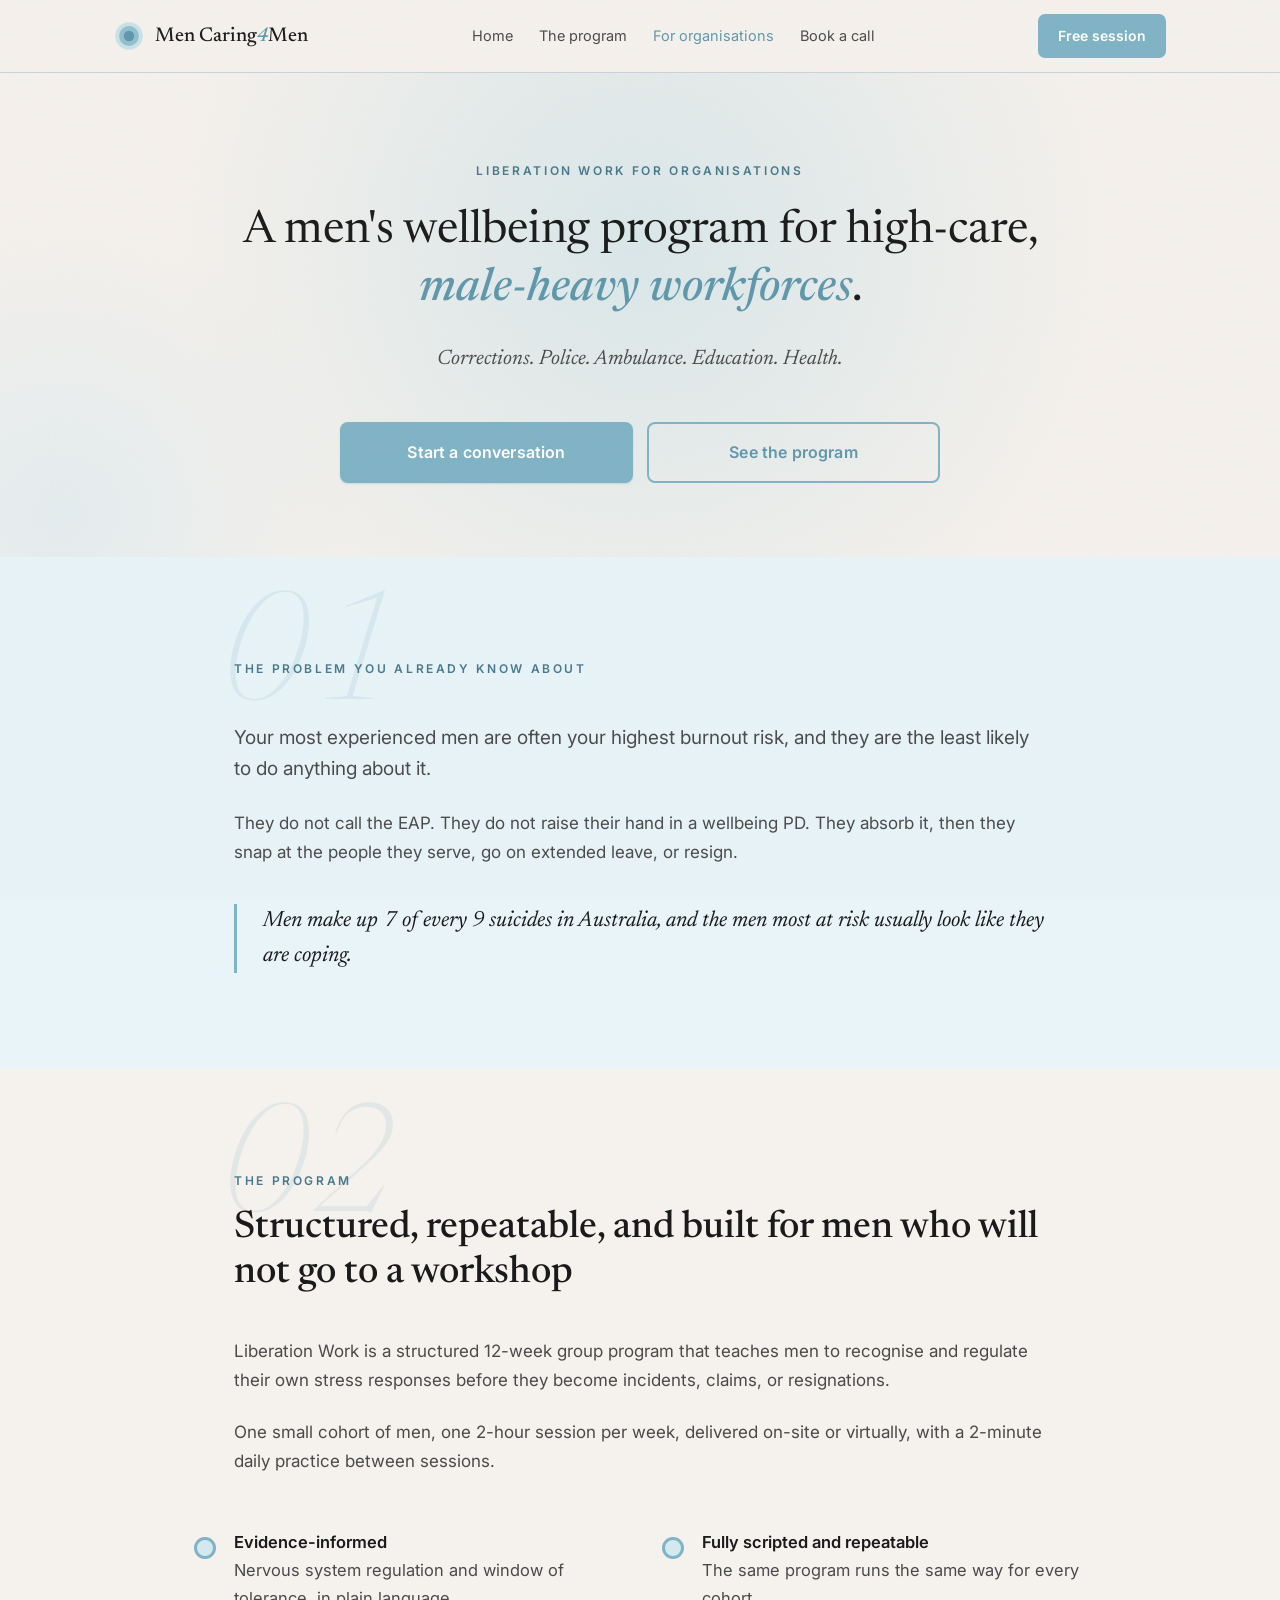
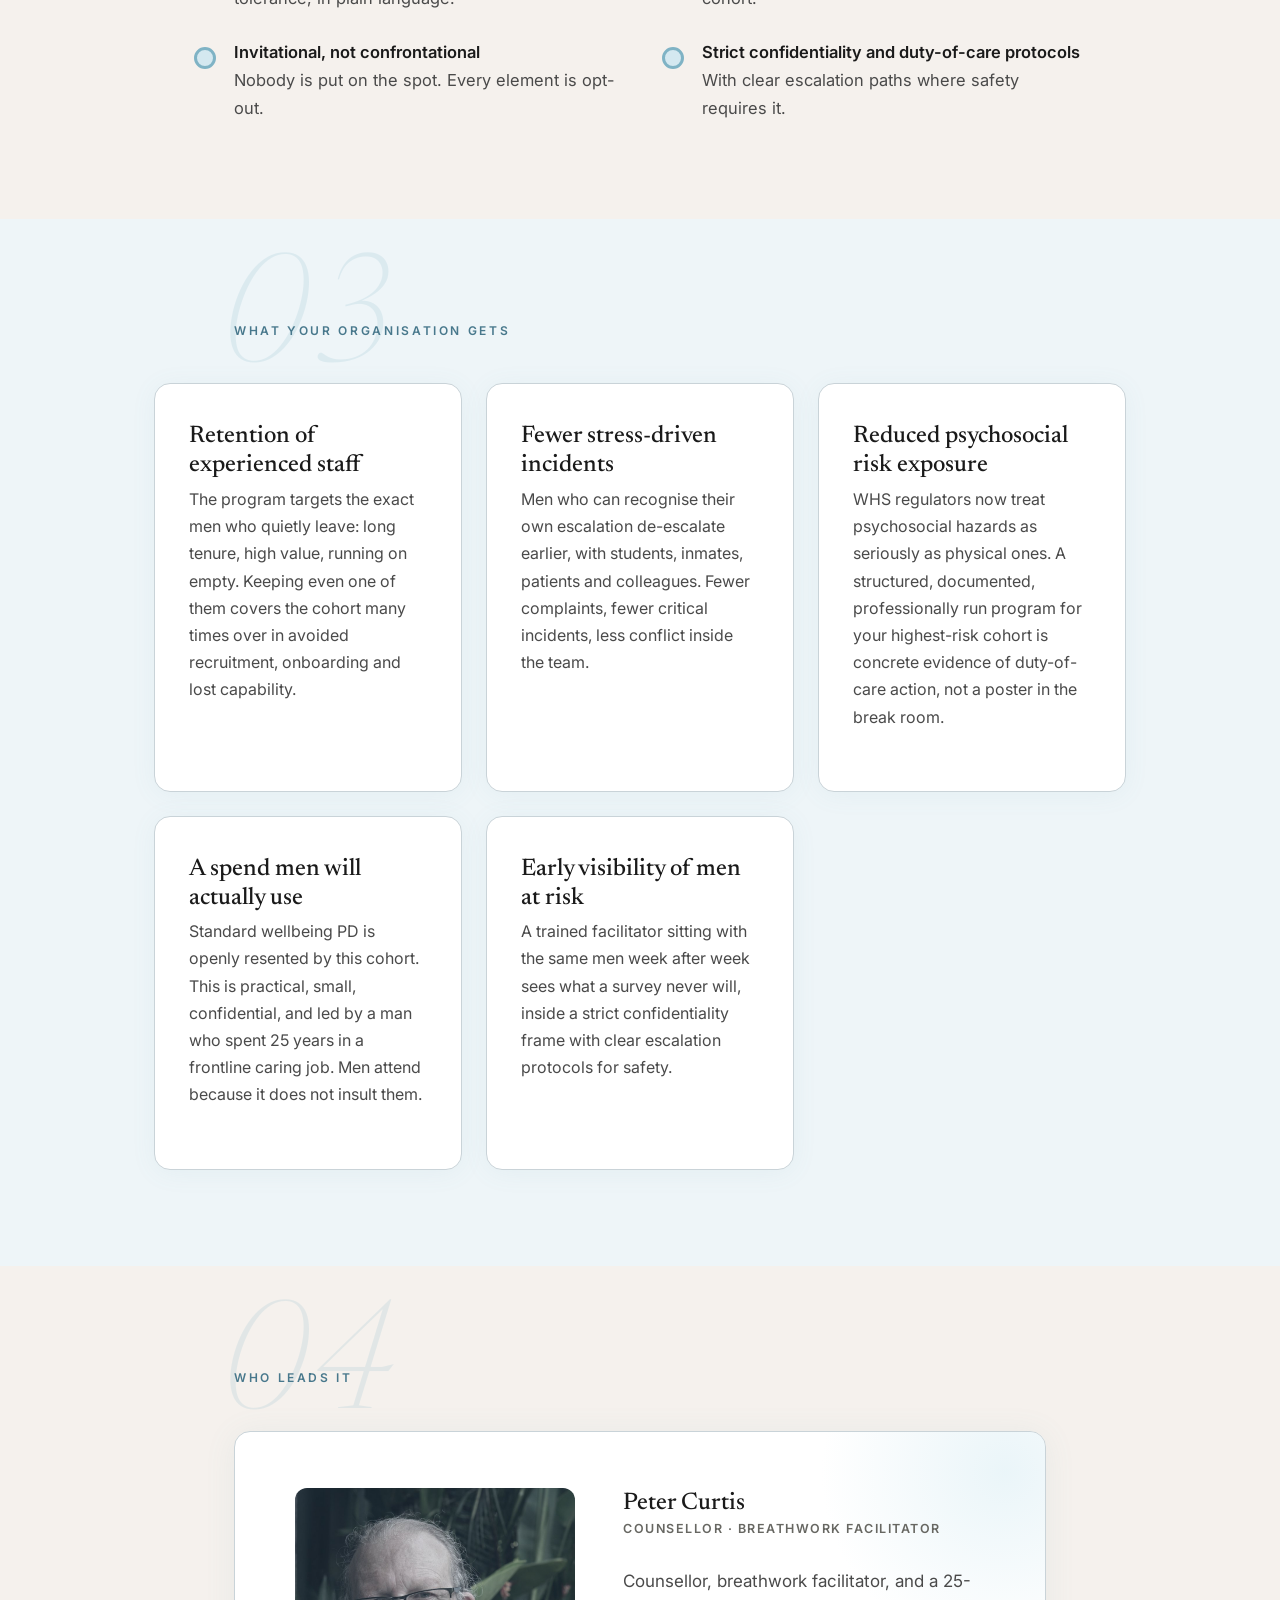
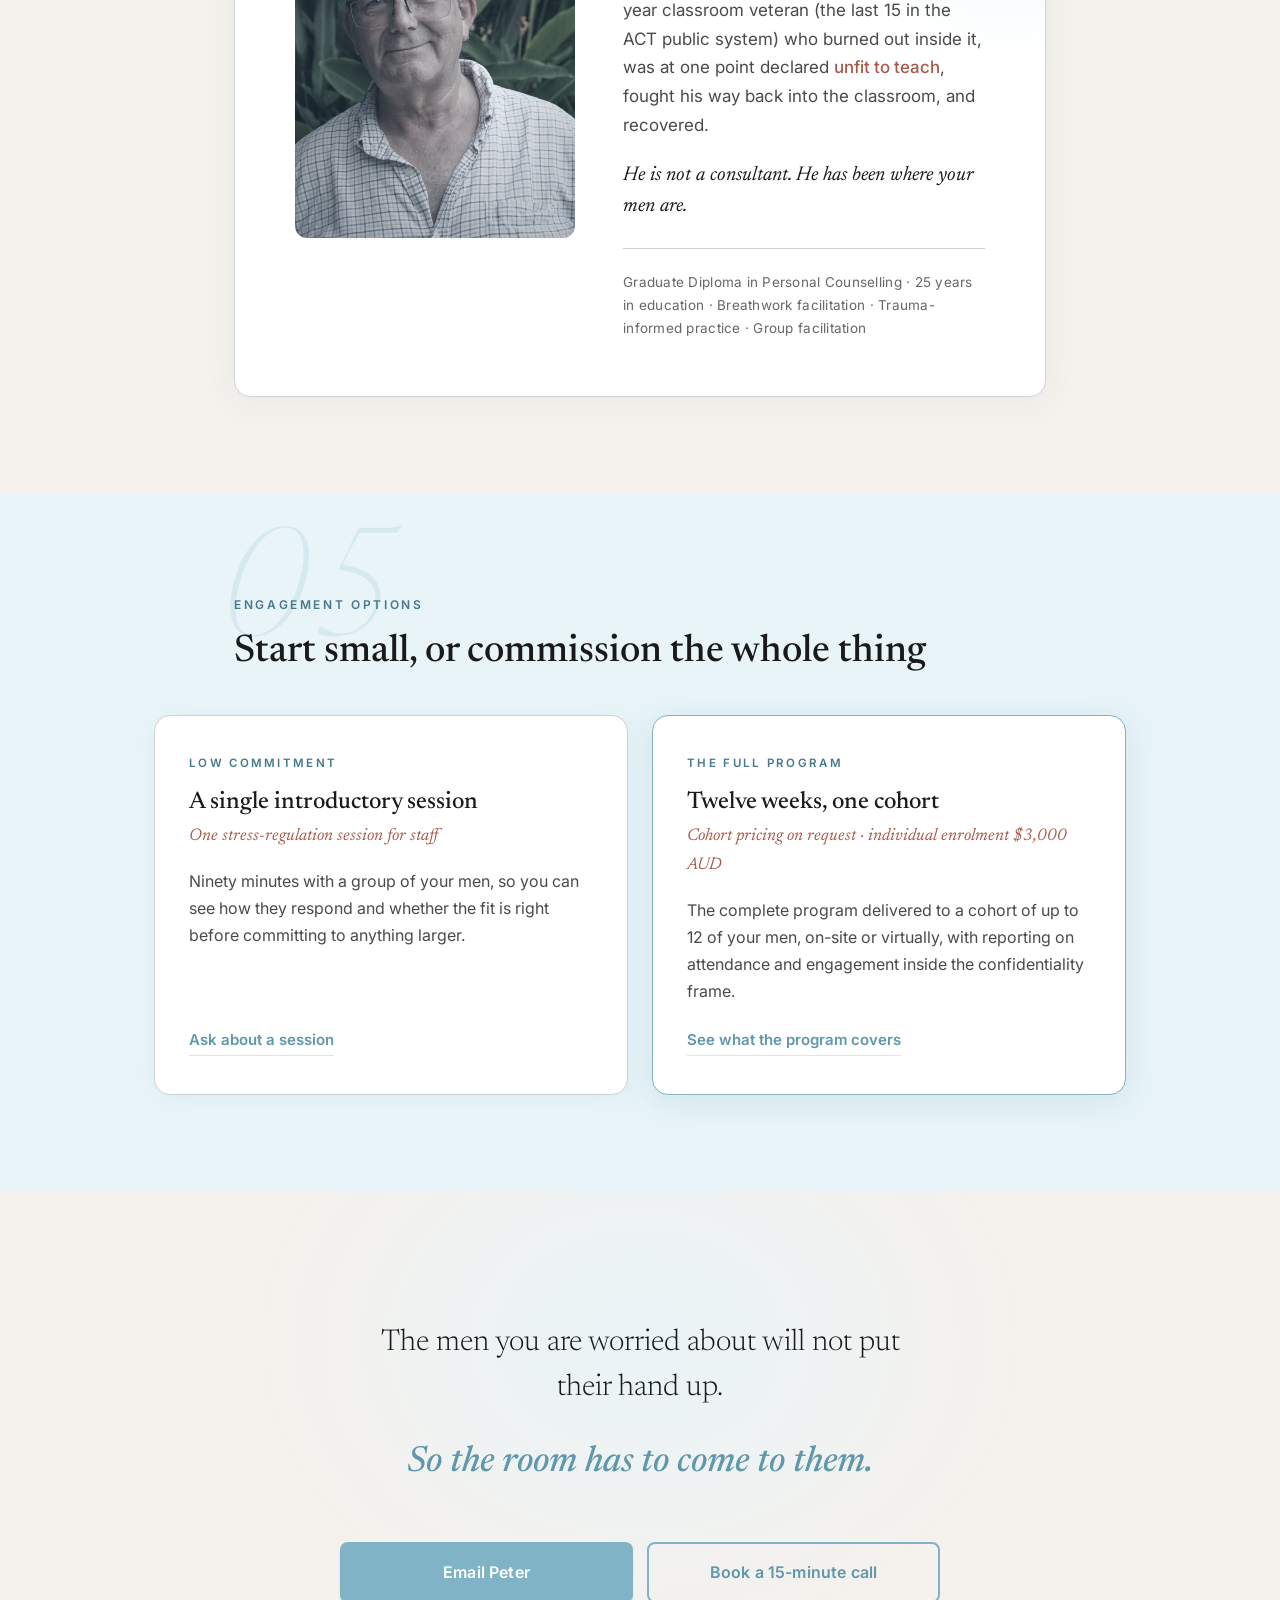
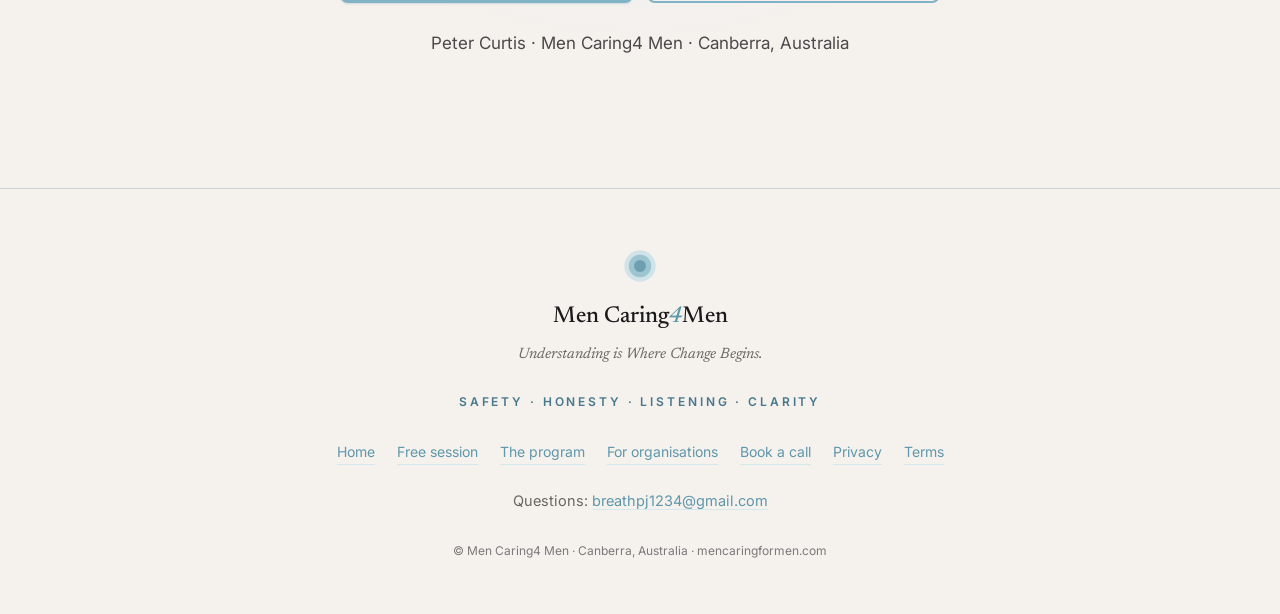
<file: organisations.html>
<!DOCTYPE html>
<html lang="en-AU">
<head>
<meta charset="UTF-8">
<meta name="viewport" content="width=device-width, initial-scale=1.0">
<title>For organisations | Liberation Work | Men Caring4 Men</title>
<meta name="description" content="A men's wellbeing program for high-care, male-heavy workforces: corrections, police, ambulance, education, health. Structured, confidential, and led by a man who did the job for 25 years.">
<meta property="og:type" content="website">
<meta property="og:title" content="Liberation Work for organisations">
<meta property="og:description" content="A structured 12-week group program for the men your surveys never reach. Retention, fewer stress-driven incidents, documented duty of care.">
<meta property="og:site_name" content="Men Caring4 Men">
<meta property="og:url" content="https://mencaringformen.com/organisations">
<meta property="og:image" content="https://mencaringformen.com/assets/og-mc4m.png">
<meta property="og:image:width" content="1200">
<meta property="og:image:height" content="630">
<link rel="canonical" href="https://mencaringformen.com/organisations">
<meta name="twitter:card" content="summary_large_image">
<link rel="icon" href="assets/favicon.svg" type="image/svg+xml">
<link rel="alternate icon" href="assets/favicon.ico">
<link rel="apple-touch-icon" href="assets/apple-touch-icon-180.png">
<link rel="preconnect" href="https://fonts.googleapis.com">
<link rel="preconnect" href="https://fonts.gstatic.com" crossorigin>
<link href="https://fonts.googleapis.com/css2?family=Inter:wght@400;500;600&family=Newsreader:ital,opsz,wght@0,6..72,200;0,6..72,300;0,6..72,400;0,6..72,500;0,6..72,600;1,6..72,300;1,6..72,400;1,6..72,500&display=swap" rel="stylesheet">
<link rel="stylesheet" href="assets/mc4m.css">
</head>
<body>

<nav class="nav">
  <div class="nav-in">
    <a class="brand" href="index.html">
      <svg viewBox="0 0 512 512" aria-hidden="true">
        <circle cx="256" cy="256" r="235.52" fill="#a8d5e2" opacity="0.55"/>
        <circle cx="256" cy="256" r="168.96" fill="#7fb3c5" opacity="0.75"/>
        <circle cx="256" cy="256" r="89.6" fill="#5f97ab"/>
      </svg>
      <span class="wm">Men Caring<i>4</i>Men</span>
    </a>
    <ul>
      <li><a href="index.html">Home</a></li>
      <li><a href="program.html">The program</a></li>
      <li><a href="organisations.html" aria-current="page">For organisations</a></li>
      <li><a href="https://calendly.com/breathpj1234/align">Book a call</a></li>
    </ul>
    <a class="nav-cta" href="event.html">Free session</a>
  </div>
</nav>

<header class="hero" style="padding-bottom:74px">
  <div class="atmo atmo-1"></div>
  <div class="atmo atmo-2"></div>
  <div class="wrap-mid">
    <p class="eyebrow hload d1">Liberation Work for organisations</p>
    <h1 class="hload d2">A men's wellbeing program for high-care, <em>male-heavy workforces</em>.</h1>
    <p class="support hload d3">Corrections. Police. Ambulance. Education. Health.</p>
    <div class="hload d4">
      <div class="btn-row">
        <a class="btn" href="#contact">Start a conversation</a>
        <a class="btn btn-ghost" href="#program">See the program</a>
      </div>
    </div>
  </div>
</header>

<!-- THE PROBLEM -->
<section class="band-tint1" id="problem">
  <div class="wrap-mid">
    <div class="sec-head reveal">
      <span class="no">01</span>
      <span class="label">The problem you already know about</span>
    </div>
    <div class="prose">
      <p class="lede reveal">Your most experienced men are often your highest burnout risk, and they are the least likely to do anything about it.</p>
      <p class="reveal">They do not call the EAP. They do not raise their hand in a wellbeing PD. They absorb it, then they snap at the people they serve, go on extended leave, or resign.</p>
      <p class="pull reveal">Men make up 7 of every 9 suicides in Australia, and the men most at risk usually look like they are coping.</p>
    </div>
  </div>
</section>

<!-- THE PROGRAM -->
<section id="program">
  <div class="wrap-mid">
    <div class="sec-head reveal">
      <span class="no">02</span>
      <span class="label">The program</span>
      <h2>Structured, repeatable, and built for men who will not go to a workshop</h2>
    </div>
    <div class="prose">
      <p class="reveal">Liberation Work is a structured 12-week group program that teaches men to recognise and regulate their own stress responses before they become incidents, claims, or resignations.</p>
      <p class="reveal">One small cohort of men, one 2-hour session per week, delivered on-site or virtually, with a 2-minute daily practice between sessions.</p>
    </div>
  </div>
  <ul class="gets" style="margin-top:52px">
    <li class="reveal"><strong>Evidence-informed</strong>Nervous system regulation and window of tolerance, in plain language.</li>
    <li class="reveal"><strong>Fully scripted and repeatable</strong>The same program runs the same way for every cohort.</li>
    <li class="reveal"><strong>Invitational, not confrontational</strong>Nobody is put on the spot. Every element is opt-out.</li>
    <li class="reveal"><strong>Strict confidentiality and duty-of-care protocols</strong>With clear escalation paths where safety requires it.</li>
  </ul>
</section>

<!-- OUTCOMES -->
<section class="band-tint3" id="outcomes">
  <div class="wrap-mid">
    <div class="sec-head reveal">
      <span class="no">03</span>
      <span class="label">What your organisation gets</span>
    </div>
  </div>
  <div class="cards">
    <div class="card reveal">
      <h3>Retention of experienced staff</h3>
      <p>The program targets the exact men who quietly leave: long tenure, high value, running on empty. Keeping even one of them covers the cohort many times over in avoided recruitment, onboarding and lost capability.</p>
    </div>
    <div class="card reveal">
      <h3>Fewer stress-driven incidents</h3>
      <p>Men who can recognise their own escalation de-escalate earlier, with students, inmates, patients and colleagues. Fewer complaints, fewer critical incidents, less conflict inside the team.</p>
    </div>
    <div class="card reveal">
      <h3>Reduced psychosocial risk exposure</h3>
      <p>WHS regulators now treat psychosocial hazards as seriously as physical ones. A structured, documented, professionally run program for your highest-risk cohort is concrete evidence of duty-of-care action, not a poster in the break room.</p>
    </div>
    <div class="card reveal">
      <h3>A spend men will actually use</h3>
      <p>Standard wellbeing PD is openly resented by this cohort. This is practical, small, confidential, and led by a man who spent 25 years in a frontline caring job. Men attend because it does not insult them.</p>
    </div>
    <div class="card reveal">
      <h3>Early visibility of men at risk</h3>
      <p>A trained facilitator sitting with the same men week after week sees what a survey never will, inside a strict confidentiality frame with clear escalation protocols for safety.</p>
    </div>
  </div>
</section>

<!-- WHO LEADS IT -->
<section>
  <div class="peter-wrap">
    <div class="sec-head reveal" style="max-width:860px;margin:0 auto 40px">
      <span class="no">04</span>
      <span class="label">Who leads it</span>
    </div>
    <div class="peter-card reveal">
      <div class="peter-grid">
        <img class="peter-photo" src="assets/peter-v2.jpg" alt="Peter Curtis" width="1200" height="1200" loading="lazy">
        <div>
          <div class="who">
            <div>
              <div class="nm">Peter Curtis</div>
              <div class="rl">Counsellor &middot; Breathwork Facilitator</div>
            </div>
          </div>
          <p>Counsellor, breathwork facilitator, and a 25-year classroom veteran (the last 15 in the ACT public system) who burned out inside it, was at one point declared <span class="unfit">unfit to teach</span>, fought his way back into the classroom, and recovered.</p>
          <p class="creed">He is not a consultant. He has been where your men are.</p>
          <p class="credentials">Graduate Diploma in Personal Counselling &middot; 25 years in education &middot; Breathwork facilitation &middot; Trauma-informed practice &middot; Group facilitation</p>
        </div>
      </div>
    </div>
  </div>
</section>

<!-- ENGAGEMENT OPTIONS -->
<section class="band-tint1">
  <div class="wrap-mid">
    <div class="sec-head reveal">
      <span class="no">05</span>
      <span class="label">Engagement options</span>
      <h2>Start small, or commission the whole thing</h2>
    </div>
  </div>
  <div class="cards">
    <div class="card reveal">
      <div class="step">Low commitment</div>
      <h3>A single introductory session</h3>
      <p class="price">One stress-regulation session for staff</p>
      <p>Ninety minutes with a group of your men, so you can see how they respond and whether the fit is right before committing to anything larger.</p>
      <a class="go" href="#contact">Ask about a session</a>
    </div>
    <div class="card feature reveal">
      <div class="step">The full program</div>
      <h3>Twelve weeks, one cohort</h3>
      <p class="price">Cohort pricing on request &middot; individual enrolment $3,000 AUD</p>
      <p>The complete program delivered to a cohort of up to 12 of your men, on-site or virtually, with reporting on attendance and engagement inside the confidentiality frame.</p>
      <a class="go" href="program.html">See what the program covers</a>
    </div>
  </div>
</section>

<!-- CONTACT -->
<section class="close-sec" id="contact">
  <div class="wrap">
    <p class="l1 reveal">The men you are worried about will not put their hand up.</p>
    <p class="l2 reveal">So the room has to come to them.</p>
    <div class="btn-row reveal">
      <a class="btn" href="mailto:breathpj1234@gmail.com?subject=Liberation%20Work%20for%20our%20organisation">Email Peter</a>
      <a class="btn btn-ghost" href="https://calendly.com/breathpj1234/align">Book a 15-minute call</a>
    </div>
    <p class="micro reveal" style="margin-top:26px">Peter Curtis &middot; Men Caring4 Men &middot; Canberra, Australia</p>
  </div>
</section>

<footer>
  <div class="wrap">
    <svg class="f-mark" viewBox="0 0 512 512" aria-hidden="true">
      <circle cx="256" cy="256" r="235.52" fill="#a8d5e2" opacity="0.55"/>
      <circle cx="256" cy="256" r="168.96" fill="#7fb3c5" opacity="0.75"/>
      <circle cx="256" cy="256" r="89.6" fill="#5f97ab"/>
    </svg>
    <div class="wm">Men Caring<i>4</i>Men</div>
    <p class="tag">Understanding is Where Change Begins.</p>
    <p class="values">Safety &middot; Honesty &middot; Listening &middot; Clarity</p>
    <p class="flinks">
      <a href="index.html">Home</a>
      <a href="event.html">Free session</a>
      <a href="program.html">The program</a>
      <a href="organisations.html">For organisations</a>
      <a href="https://calendly.com/breathpj1234/align">Book a call</a>
      <a href="privacy.html">Privacy</a>
      <a href="terms.html">Terms</a>
    </p>
    <p class="alt">Questions: <a href="mailto:breathpj1234@gmail.com">breathpj1234@gmail.com</a></p>
    <p class="fine">&copy; Men Caring4 Men &middot; Canberra, Australia &middot; mencaringformen.com</p>
  </div>
</footer>

<script src="assets/site.js"></script>
</body>
</html>
</file>
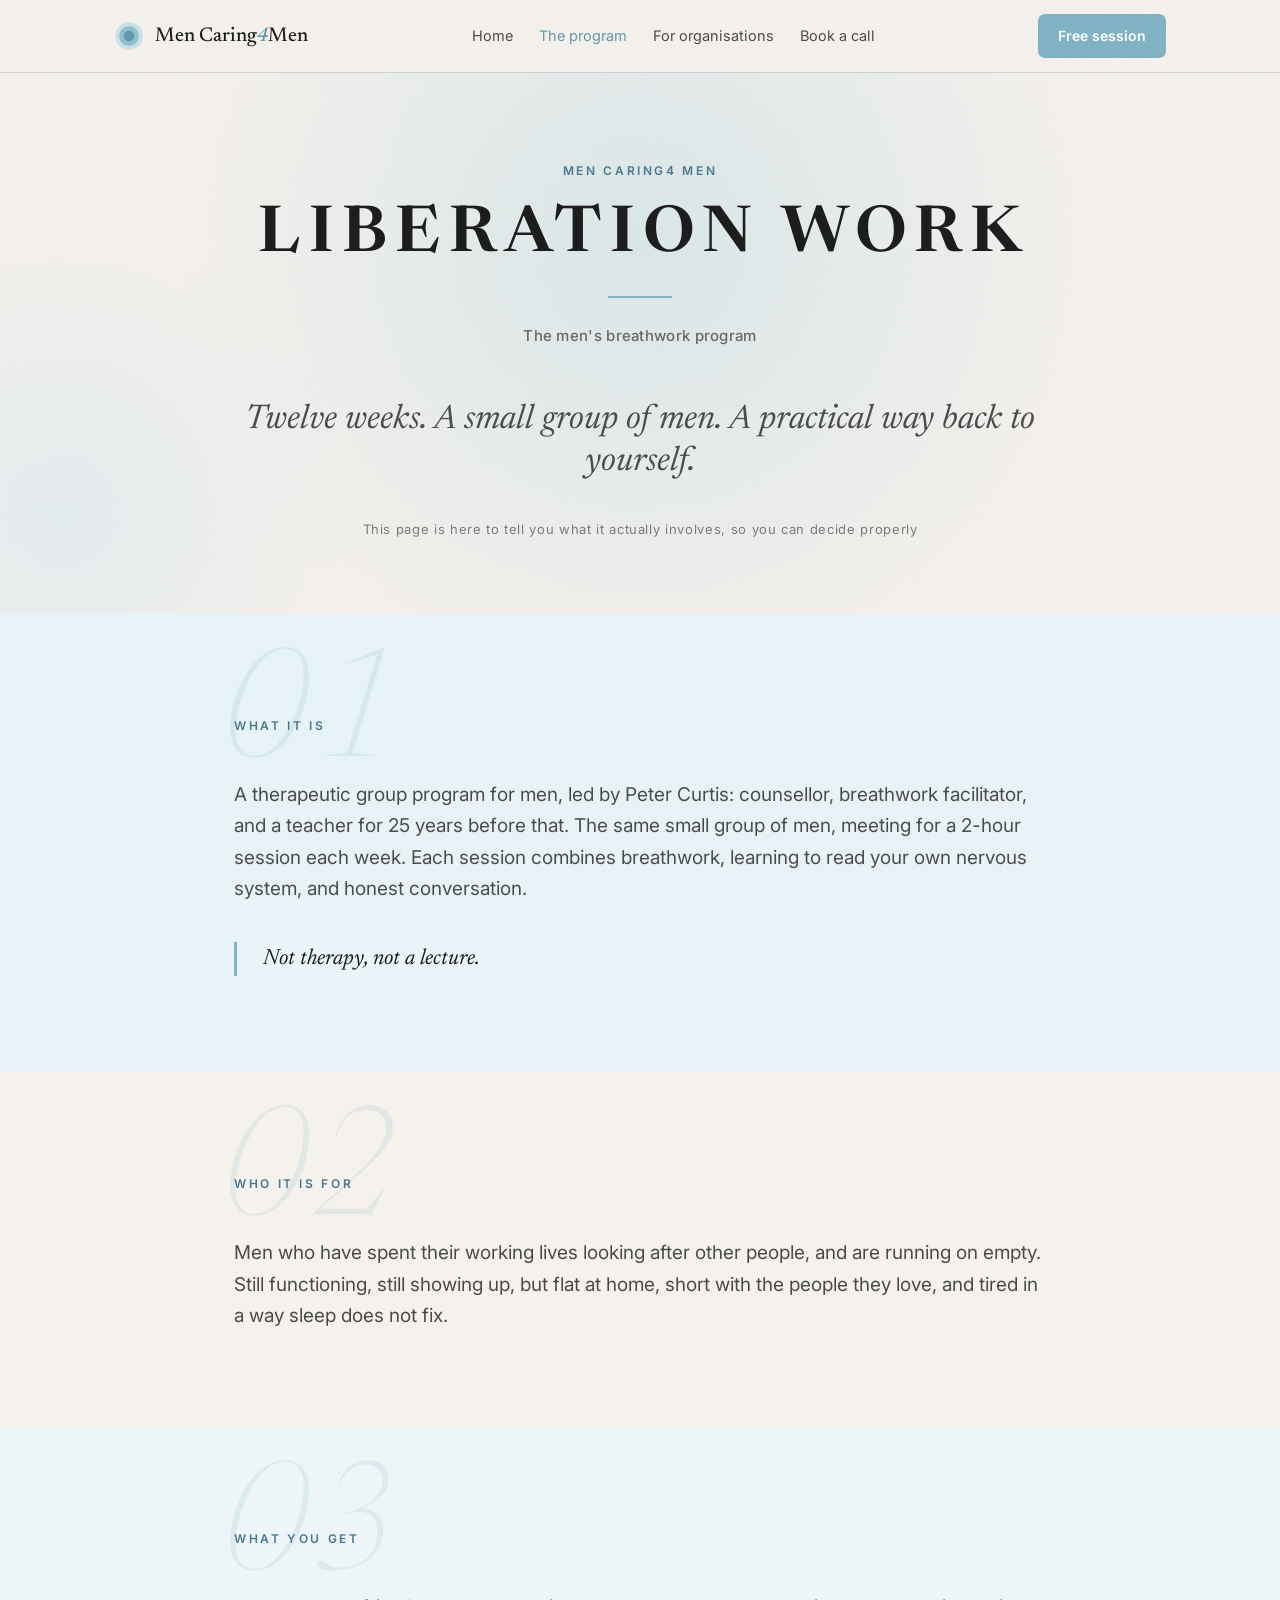
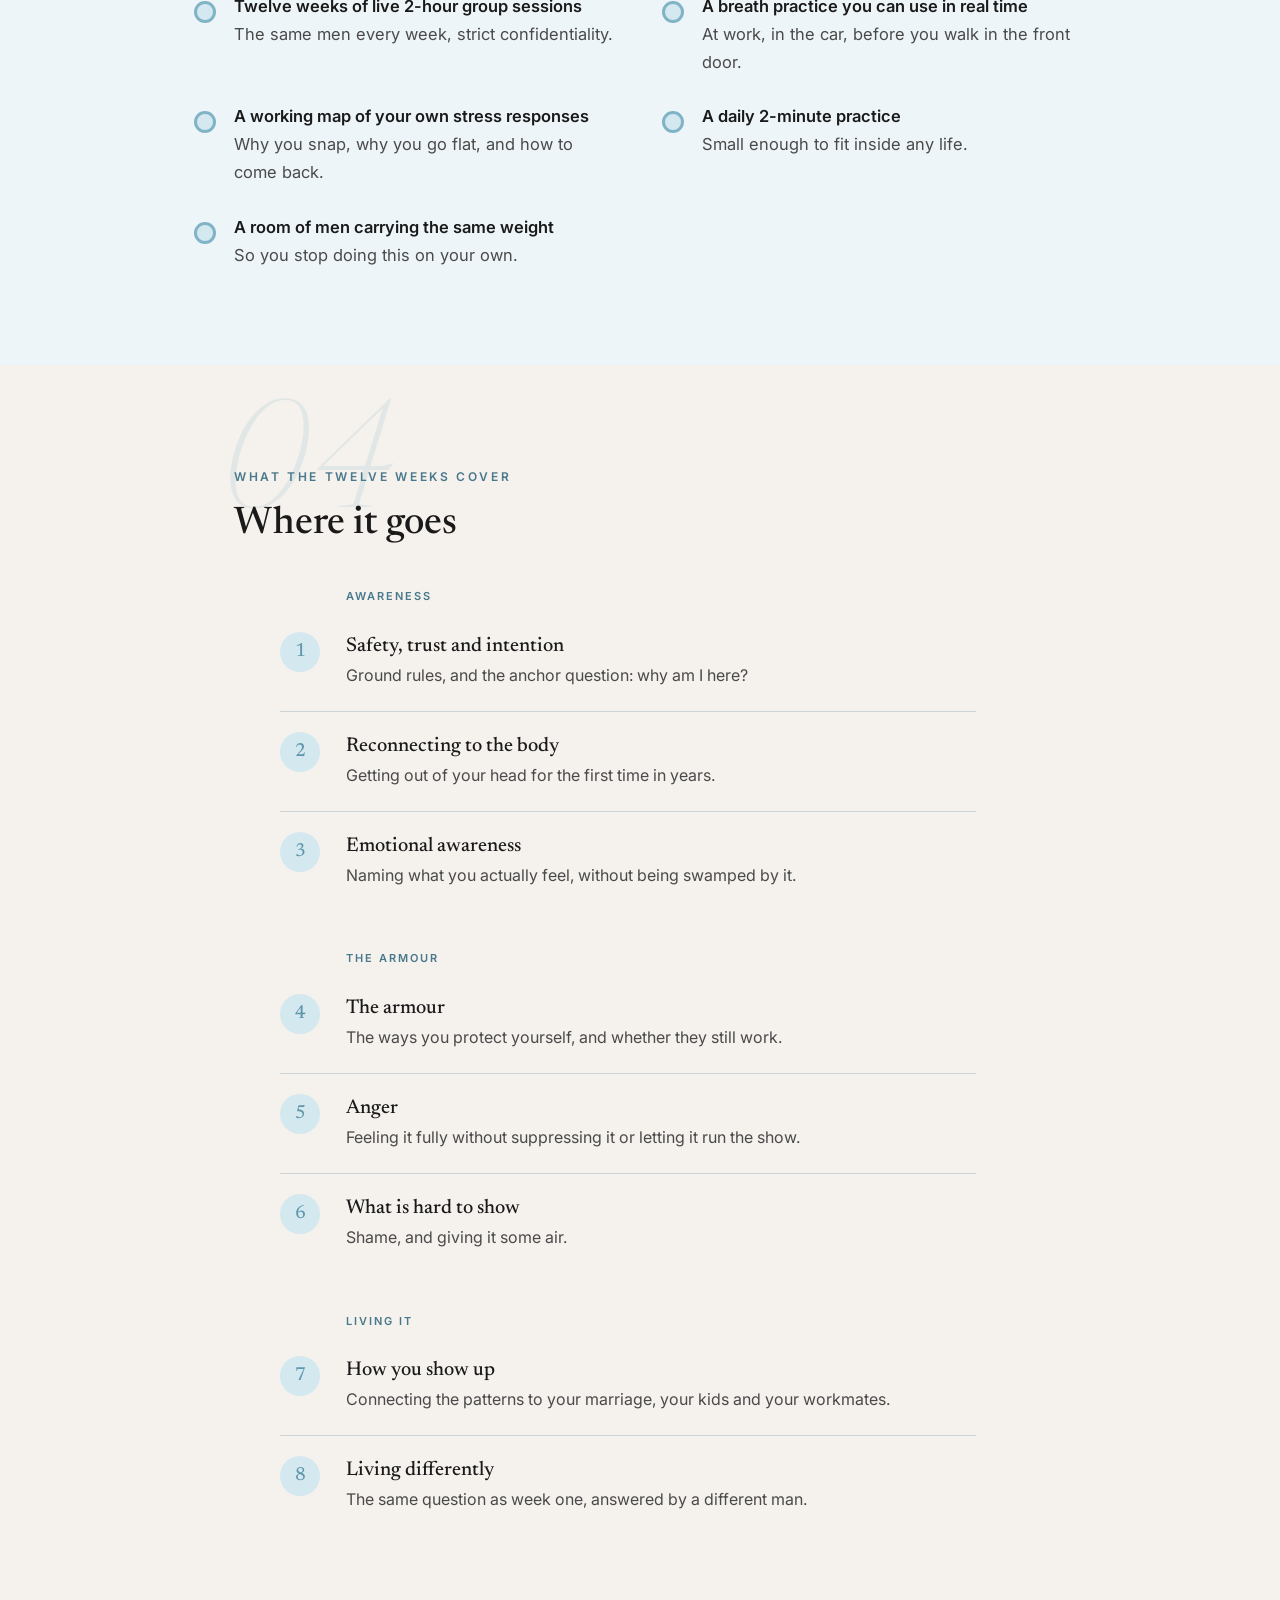
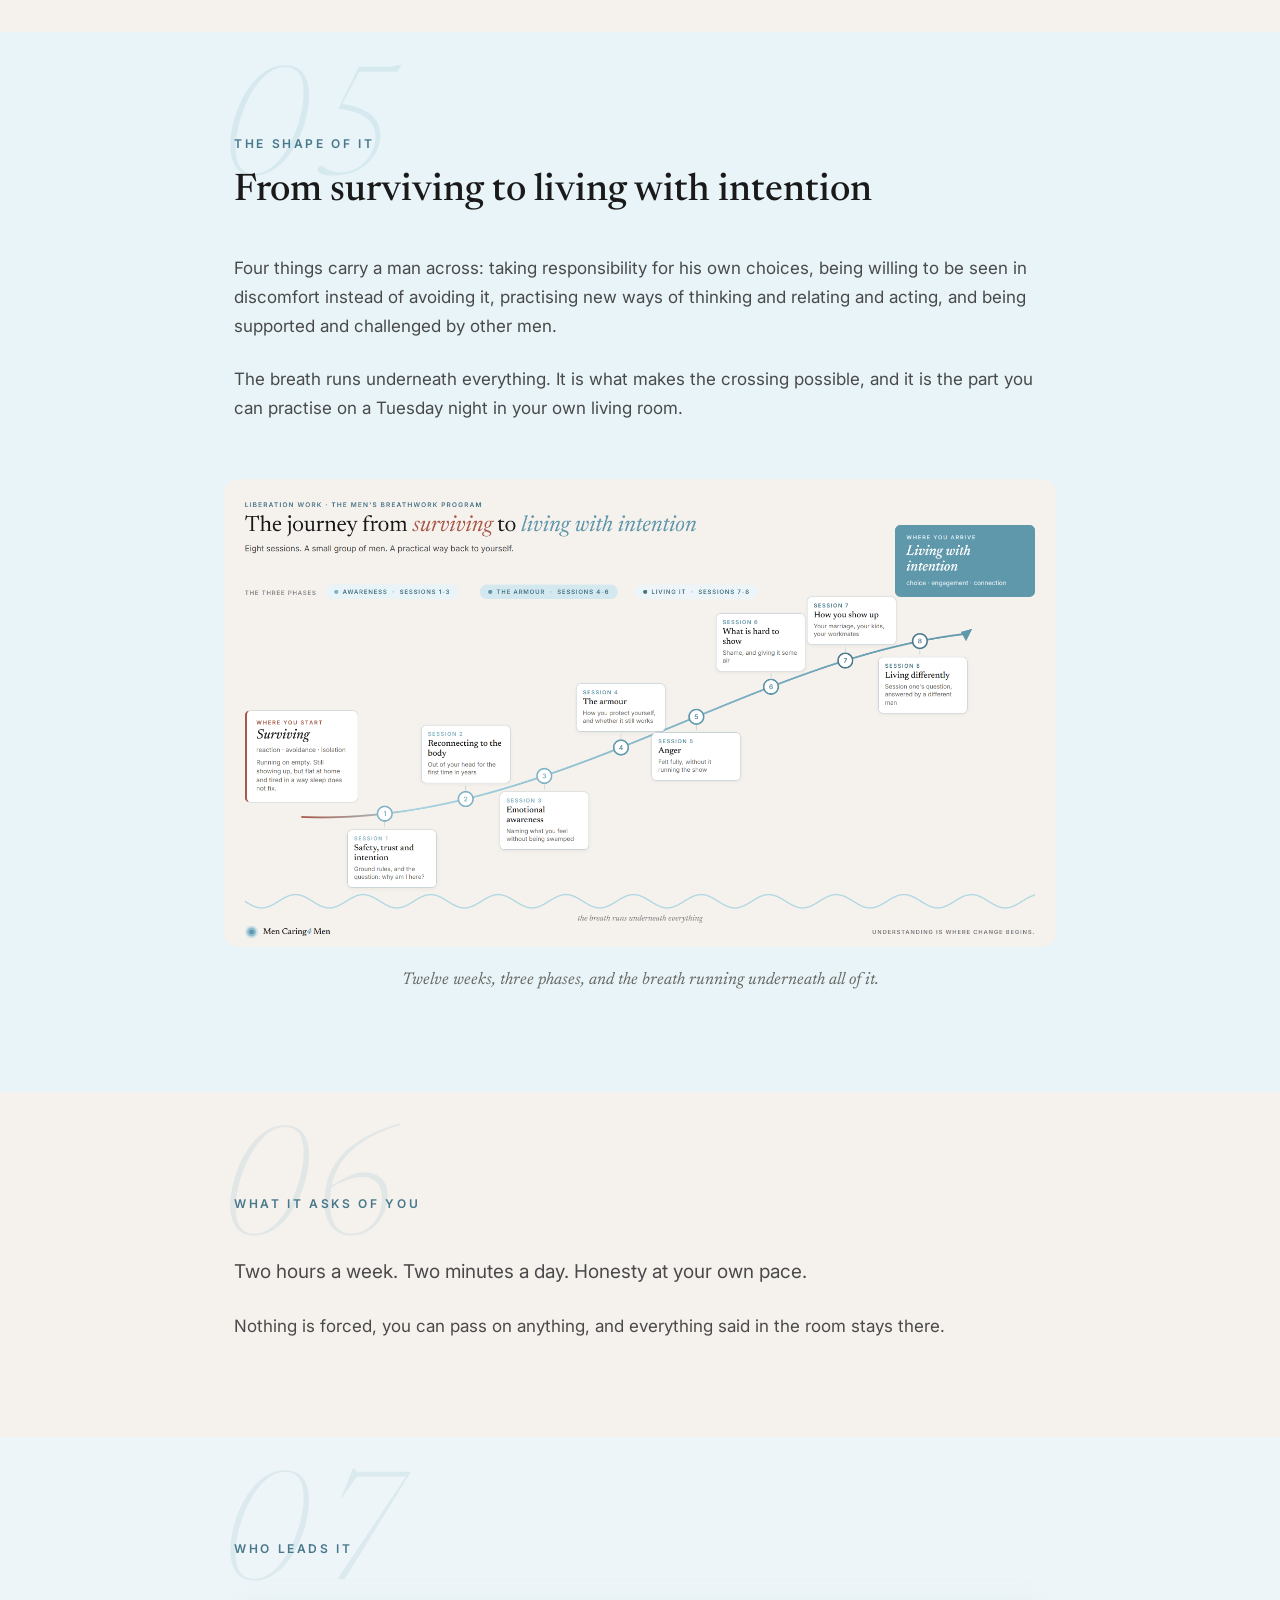
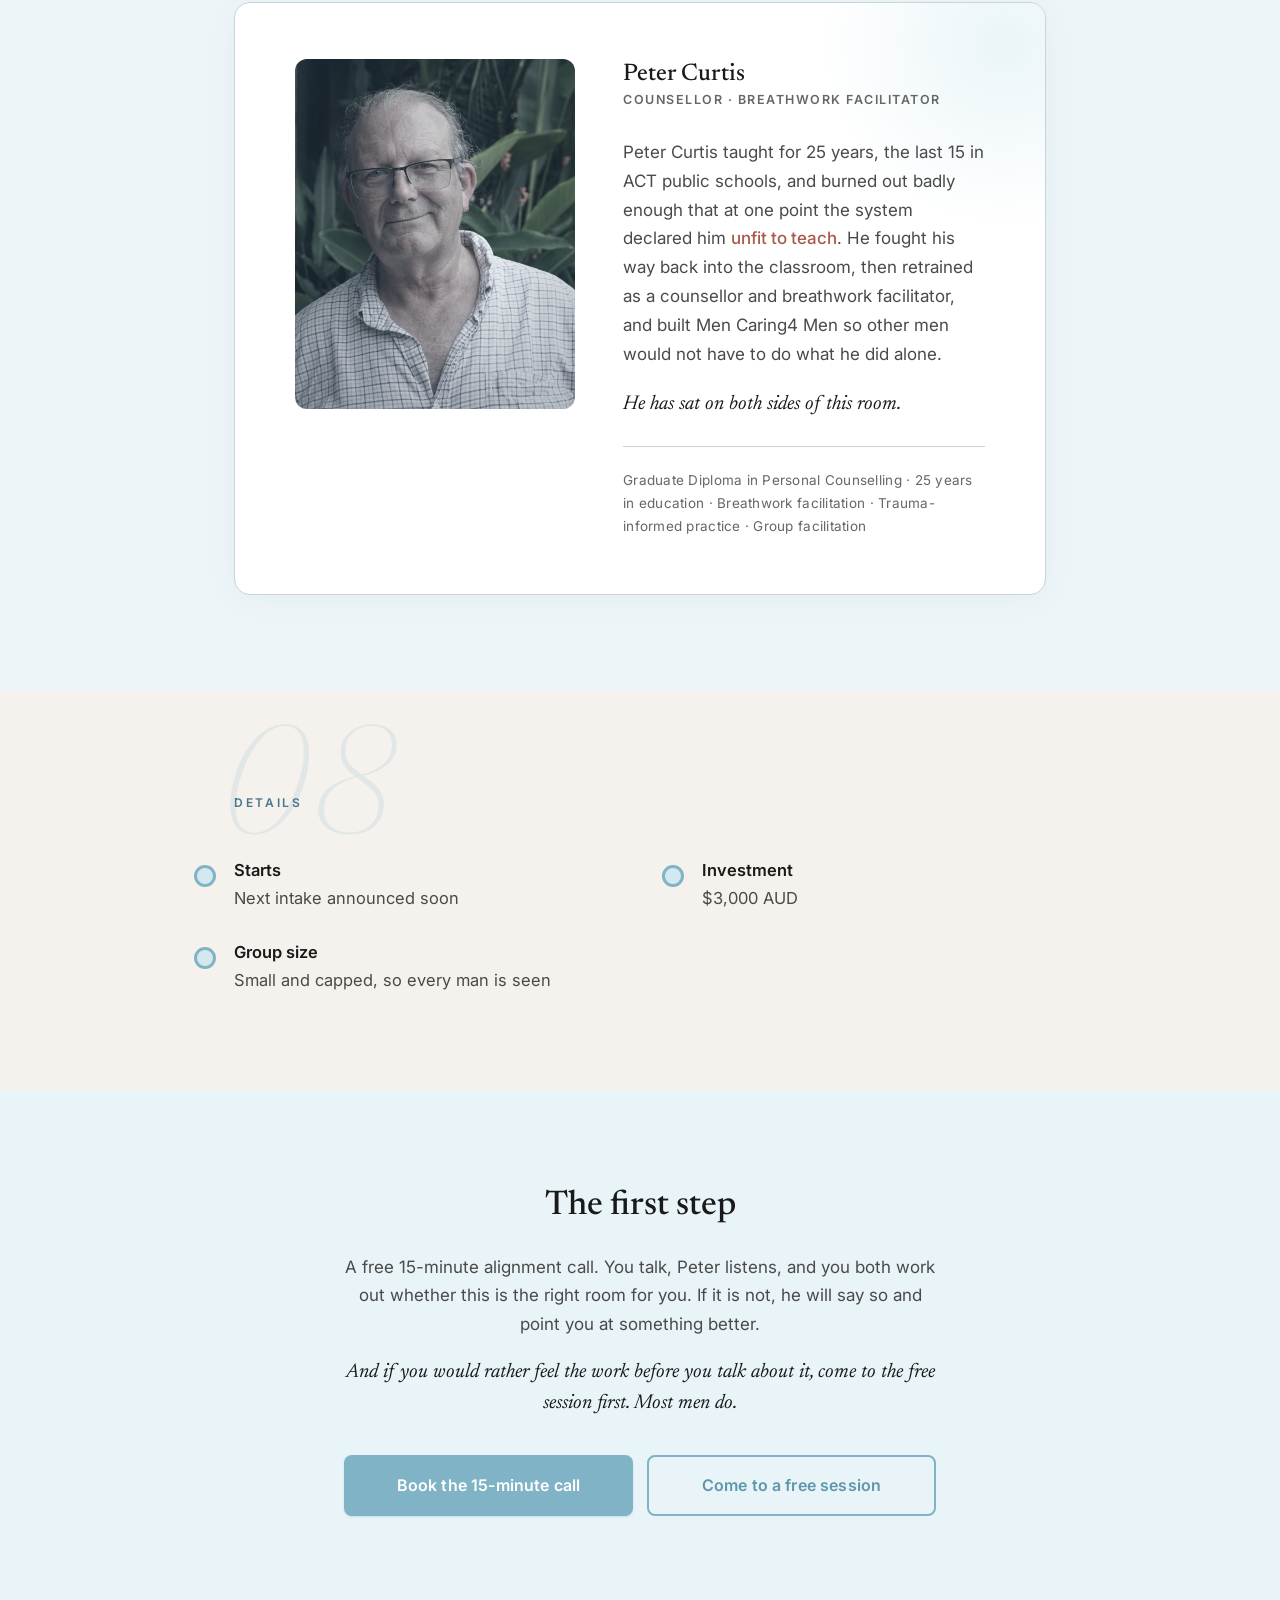
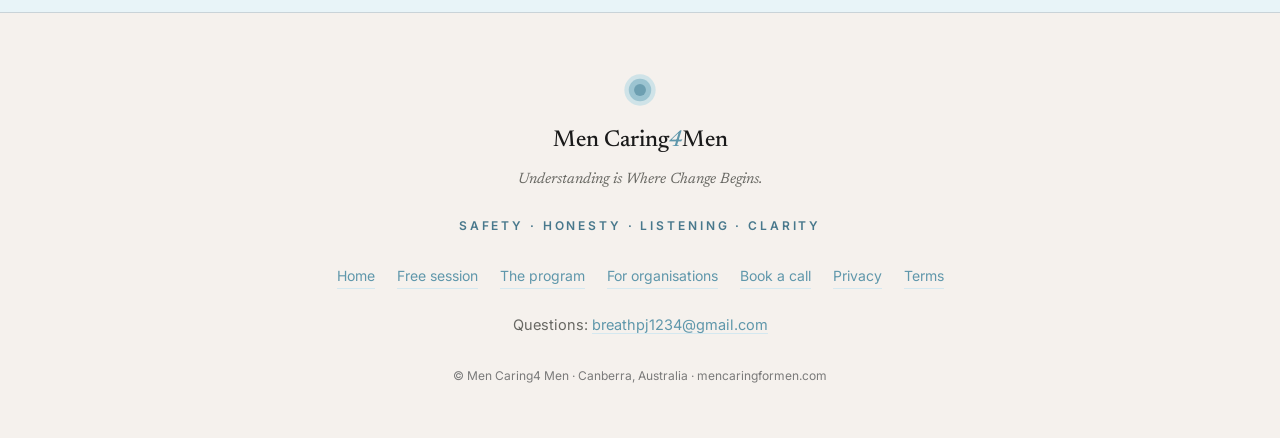
<file: program.html>
<!DOCTYPE html>
<html lang="en-AU">
<head>
<meta charset="UTF-8">
<meta name="viewport" content="width=device-width, initial-scale=1.0">
<title>Liberation Work | The men's breathwork program | Men Caring4 Men</title>
<meta name="description" content="A therapeutic group program for men who are running on empty. A 12-week program, one small group, led by Peter Curtis: counsellor, breathwork facilitator, and a teacher for 25 years before that.">
<meta property="og:type" content="website">
<meta property="og:title" content="Liberation Work | The men's breathwork program">
<meta property="og:description" content="Twelve weeks. A small group of men. A practical way back to yourself. Led by Peter Curtis, Men Caring4 Men.">
<meta property="og:site_name" content="Men Caring4 Men">
<meta property="og:url" content="https://mencaringformen.com/program">
<meta property="og:image" content="https://mencaringformen.com/assets/og-mc4m.png">
<meta property="og:image:width" content="1200">
<meta property="og:image:height" content="630">
<link rel="canonical" href="https://mencaringformen.com/program">
<meta name="twitter:card" content="summary_large_image">
<link rel="icon" href="assets/favicon.svg" type="image/svg+xml">
<link rel="alternate icon" href="assets/favicon.ico">
<link rel="apple-touch-icon" href="assets/apple-touch-icon-180.png">
<link rel="preconnect" href="https://fonts.googleapis.com">
<link rel="preconnect" href="https://fonts.gstatic.com" crossorigin>
<link href="https://fonts.googleapis.com/css2?family=Inter:wght@400;500;600&family=Newsreader:ital,opsz,wght@0,6..72,200;0,6..72,300;0,6..72,400;0,6..72,500;0,6..72,600;1,6..72,300;1,6..72,400;1,6..72,500&display=swap" rel="stylesheet">
<link rel="stylesheet" href="assets/mc4m.css">
</head>
<body>

<nav class="nav">
  <div class="nav-in">
    <a class="brand" href="index.html">
      <svg viewBox="0 0 512 512" aria-hidden="true">
        <circle cx="256" cy="256" r="235.52" fill="#a8d5e2" opacity="0.55"/>
        <circle cx="256" cy="256" r="168.96" fill="#7fb3c5" opacity="0.75"/>
        <circle cx="256" cy="256" r="89.6" fill="#5f97ab"/>
      </svg>
      <span class="wm">Men Caring<i>4</i>Men</span>
    </a>
    <ul>
      <li><a href="index.html">Home</a></li>
      <li><a href="program.html" aria-current="page">The program</a></li>
      <li><a href="organisations.html">For organisations</a></li>
      <li><a href="https://calendly.com/breathpj1234/align">Book a call</a></li>
    </ul>
    <a class="nav-cta" href="event.html">Free session</a>
  </div>
</nav>

<header class="hero" style="padding-bottom:74px">
  <div class="atmo atmo-1"></div>
  <div class="atmo atmo-2"></div>
  <div class="wrap-mid">
    <p class="eyebrow hload d1">Men Caring4 Men</p>
    <div class="evt-name hload d2" style="font-size:clamp(34px,6.4vw,64px)">LIBERATION WORK</div>
    <div class="evt-rule hload d3"></div>
    <p class="evt-sub hload d3">The men's breathwork program</p>
    <h1 class="hload d4" style="font-family:var(--serif);font-style:italic;font-size:clamp(24px,3.6vw,34px);color:var(--body);font-weight:400">Twelve weeks. A small group of men. A practical way back to yourself.</h1>
    <p class="micro hload d5" style="margin-top:34px">This page is here to tell you what it actually involves, so you can decide properly</p>
  </div>
</header>

<!-- WHAT IT IS -->
<section class="band-tint1" id="what">
  <div class="wrap-mid">
    <div class="sec-head reveal">
      <span class="no">01</span>
      <span class="label">What it is</span>
    </div>
    <div class="prose">
      <p class="lede reveal">A therapeutic group program for men, led by Peter Curtis: counsellor, breathwork facilitator, and a teacher for 25 years before that. The same small group of men, meeting for a 2-hour session each week. Each session combines breathwork, learning to read your own nervous system, and honest conversation.</p>
      <p class="pull reveal">Not therapy, not a lecture.</p>
    </div>
  </div>
</section>

<!-- WHO IT IS FOR -->
<section>
  <div class="wrap-mid">
    <div class="sec-head reveal">
      <span class="no">02</span>
      <span class="label">Who it is for</span>
    </div>
    <div class="prose">
      <p class="lede reveal">Men who have spent their working lives looking after other people, and are running on empty. Still functioning, still showing up, but flat at home, short with the people they love, and tired in a way sleep does not fix.</p>
    </div>
  </div>
</section>

<!-- WHAT YOU GET -->
<section class="band-tint3">
  <div class="wrap-mid">
    <div class="sec-head reveal">
      <span class="no">03</span>
      <span class="label">What you get</span>
    </div>
  </div>
  <ul class="gets">
    <li class="reveal"><strong>Twelve weeks of live 2-hour group sessions</strong>The same men every week, strict confidentiality.</li>
    <li class="reveal"><strong>A breath practice you can use in real time</strong>At work, in the car, before you walk in the front door.</li>
    <li class="reveal"><strong>A working map of your own stress responses</strong>Why you snap, why you go flat, and how to come back.</li>
    <li class="reveal"><strong>A daily 2-minute practice</strong>Small enough to fit inside any life.</li>
    <li class="reveal"><strong>A room of men carrying the same weight</strong>So you stop doing this on your own.</li>
  </ul>
</section>

<!-- WHAT THE TWELVE WEEKS COVER -->
<section id="sessions">
  <div class="wrap-mid">
    <div class="sec-head reveal">
      <span class="no">04</span>
      <span class="label">What the twelve weeks cover</span>
      <h2>Where it goes</h2>
    </div>
  </div>
  <div style="max-width:720px;margin:0 auto">
    <span class="phase-tag reveal">Awareness</span>
    <ol class="sessions" style="padding-left:0">
      <li class="reveal">
        <h3>Safety, trust and intention</h3>
        <p>Ground rules, and the anchor question: why am I here?</p>
      </li>
      <li class="reveal">
        <h3>Reconnecting to the body</h3>
        <p>Getting out of your head for the first time in years.</p>
      </li>
      <li class="reveal">
        <h3>Emotional awareness</h3>
        <p>Naming what you actually feel, without being swamped by it.</p>
      </li>
    </ol>
    <span class="phase-tag reveal">The armour</span>
    <ol class="sessions" start="4" style="padding-left:0;counter-reset:s 3">
      <li class="reveal">
        <h3>The armour</h3>
        <p>The ways you protect yourself, and whether they still work.</p>
      </li>
      <li class="reveal">
        <h3>Anger</h3>
        <p>Feeling it fully without suppressing it or letting it run the show.</p>
      </li>
      <li class="reveal">
        <h3>What is hard to show</h3>
        <p>Shame, and giving it some air.</p>
      </li>
    </ol>
    <span class="phase-tag reveal">Living it</span>
    <ol class="sessions" start="7" style="padding-left:0;counter-reset:s 6">
      <li class="reveal">
        <h3>How you show up</h3>
        <p>Connecting the patterns to your marriage, your kids and your workmates.</p>
      </li>
      <li class="reveal">
        <h3>Living differently</h3>
        <p>The same question as week one, answered by a different man.</p>
      </li>
    </ol>
  </div>
</section>

<!-- THE MODEL -->
<section class="band-tint1">
  <div class="wrap-mid">
    <div class="sec-head reveal">
      <span class="no">05</span>
      <span class="label">The shape of it</span>
      <h2>From surviving to living with intention</h2>
    </div>
    <div class="prose">
      <p class="reveal">Four things carry a man across: taking responsibility for his own choices, being willing to be seen in discomfort instead of avoiding it, practising new ways of thinking and relating and acting, and being supported and challenged by other men.</p>
      <p class="reveal">The breath runs underneath everything. It is what makes the crossing possible, and it is the part you can practise on a Tuesday night in your own living room.</p>
    </div>
  </div>
  <figure class="model-fig reveal" style="margin-top:56px">
    <img src="assets/mc4m-program-journey.png" alt="The program drawn as a path: the Surviving bank, eight numbered sessions rising through three phases, and the Living With Intention bank, with the breath running underneath.">
    <figcaption>Twelve weeks, three phases, and the breath running underneath all of it.</figcaption>
  </figure>
</section>

<!-- WHAT IT ASKS -->
<section>
  <div class="wrap-mid">
    <div class="sec-head reveal">
      <span class="no">06</span>
      <span class="label">What it asks of you</span>
    </div>
    <div class="prose">
      <p class="lede reveal">Two hours a week. Two minutes a day. Honesty at your own pace.</p>
      <p class="reveal">Nothing is forced, you can pass on anything, and everything said in the room stays there.</p>
    </div>
  </div>
</section>

<!-- WHO LEADS IT -->
<section class="band-tint3">
  <div class="peter-wrap">
    <div class="sec-head reveal" style="max-width:860px;margin:0 auto 40px">
      <span class="no">07</span>
      <span class="label">Who leads it</span>
    </div>
    <div class="peter-card reveal">
      <div class="peter-grid">
        <img class="peter-photo" src="assets/peter-v2.jpg" alt="Peter Curtis" width="1200" height="1200" loading="lazy">
        <div>
          <div class="who">
            <div>
              <div class="nm">Peter Curtis</div>
              <div class="rl">Counsellor &middot; Breathwork Facilitator</div>
            </div>
          </div>
          <p>Peter Curtis taught for 25 years, the last 15 in ACT public schools, and burned out badly enough that at one point the system declared him <span class="unfit">unfit to teach</span>. He fought his way back into the classroom, then retrained as a counsellor and breathwork facilitator, and built Men Caring4 Men so other men would not have to do what he did alone.</p>
          <p class="creed">He has sat on both sides of this room.</p>
          <p class="credentials">Graduate Diploma in Personal Counselling &middot; 25 years in education &middot; Breathwork facilitation &middot; Trauma-informed practice &middot; Group facilitation</p>
        </div>
      </div>
    </div>
  </div>
</section>

<!-- DETAILS -->
<section id="details">
  <div class="wrap-mid">
    <div class="sec-head reveal">
      <span class="no">08</span>
      <span class="label">Details</span>
    </div>
  </div>
  <ul class="gets">
    <li class="reveal"><strong>Starts</strong>Next intake announced soon</li>
    <li class="reveal"><strong>Investment</strong>$3,000 AUD</li>
    <li class="reveal"><strong>Group size</strong>Small and capped, so every man is seen</li>
  </ul>
</section>

<!-- FIRST STEP -->
<section class="band-tint1">
  <div class="whyfree">
    <h2 class="reveal">The first step</h2>
    <p class="reveal">A free 15-minute alignment call. You talk, Peter listens, and you both work out whether this is the right room for you. If it is not, he will say so and point you at something better.</p>
    <p class="blessing reveal">And if you would rather feel the work before you talk about it, come to the free session first. Most men do.</p>
    <div class="btn-row reveal" style="margin-top:36px">
      <a class="btn" href="https://calendly.com/breathpj1234/align">Book the 15-minute call</a>
      <a class="btn btn-ghost" href="event.html">Come to a free session</a>
    </div>
  </div>
</section>

<footer>
  <div class="wrap">
    <svg class="f-mark" viewBox="0 0 512 512" aria-hidden="true">
      <circle cx="256" cy="256" r="235.52" fill="#a8d5e2" opacity="0.55"/>
      <circle cx="256" cy="256" r="168.96" fill="#7fb3c5" opacity="0.75"/>
      <circle cx="256" cy="256" r="89.6" fill="#5f97ab"/>
    </svg>
    <div class="wm">Men Caring<i>4</i>Men</div>
    <p class="tag">Understanding is Where Change Begins.</p>
    <p class="values">Safety &middot; Honesty &middot; Listening &middot; Clarity</p>
    <p class="flinks">
      <a href="index.html">Home</a>
      <a href="event.html">Free session</a>
      <a href="program.html">The program</a>
      <a href="organisations.html">For organisations</a>
      <a href="https://calendly.com/breathpj1234/align">Book a call</a>
      <a href="privacy.html">Privacy</a>
      <a href="terms.html">Terms</a>
    </p>
    <p class="alt">Questions: <a href="mailto:breathpj1234@gmail.com">breathpj1234@gmail.com</a></p>
    <p class="fine">&copy; Men Caring4 Men &middot; Canberra, Australia &middot; mencaringformen.com</p>
  </div>
</footer>

<script src="assets/site.js"></script>
</body>
</html>
</file>
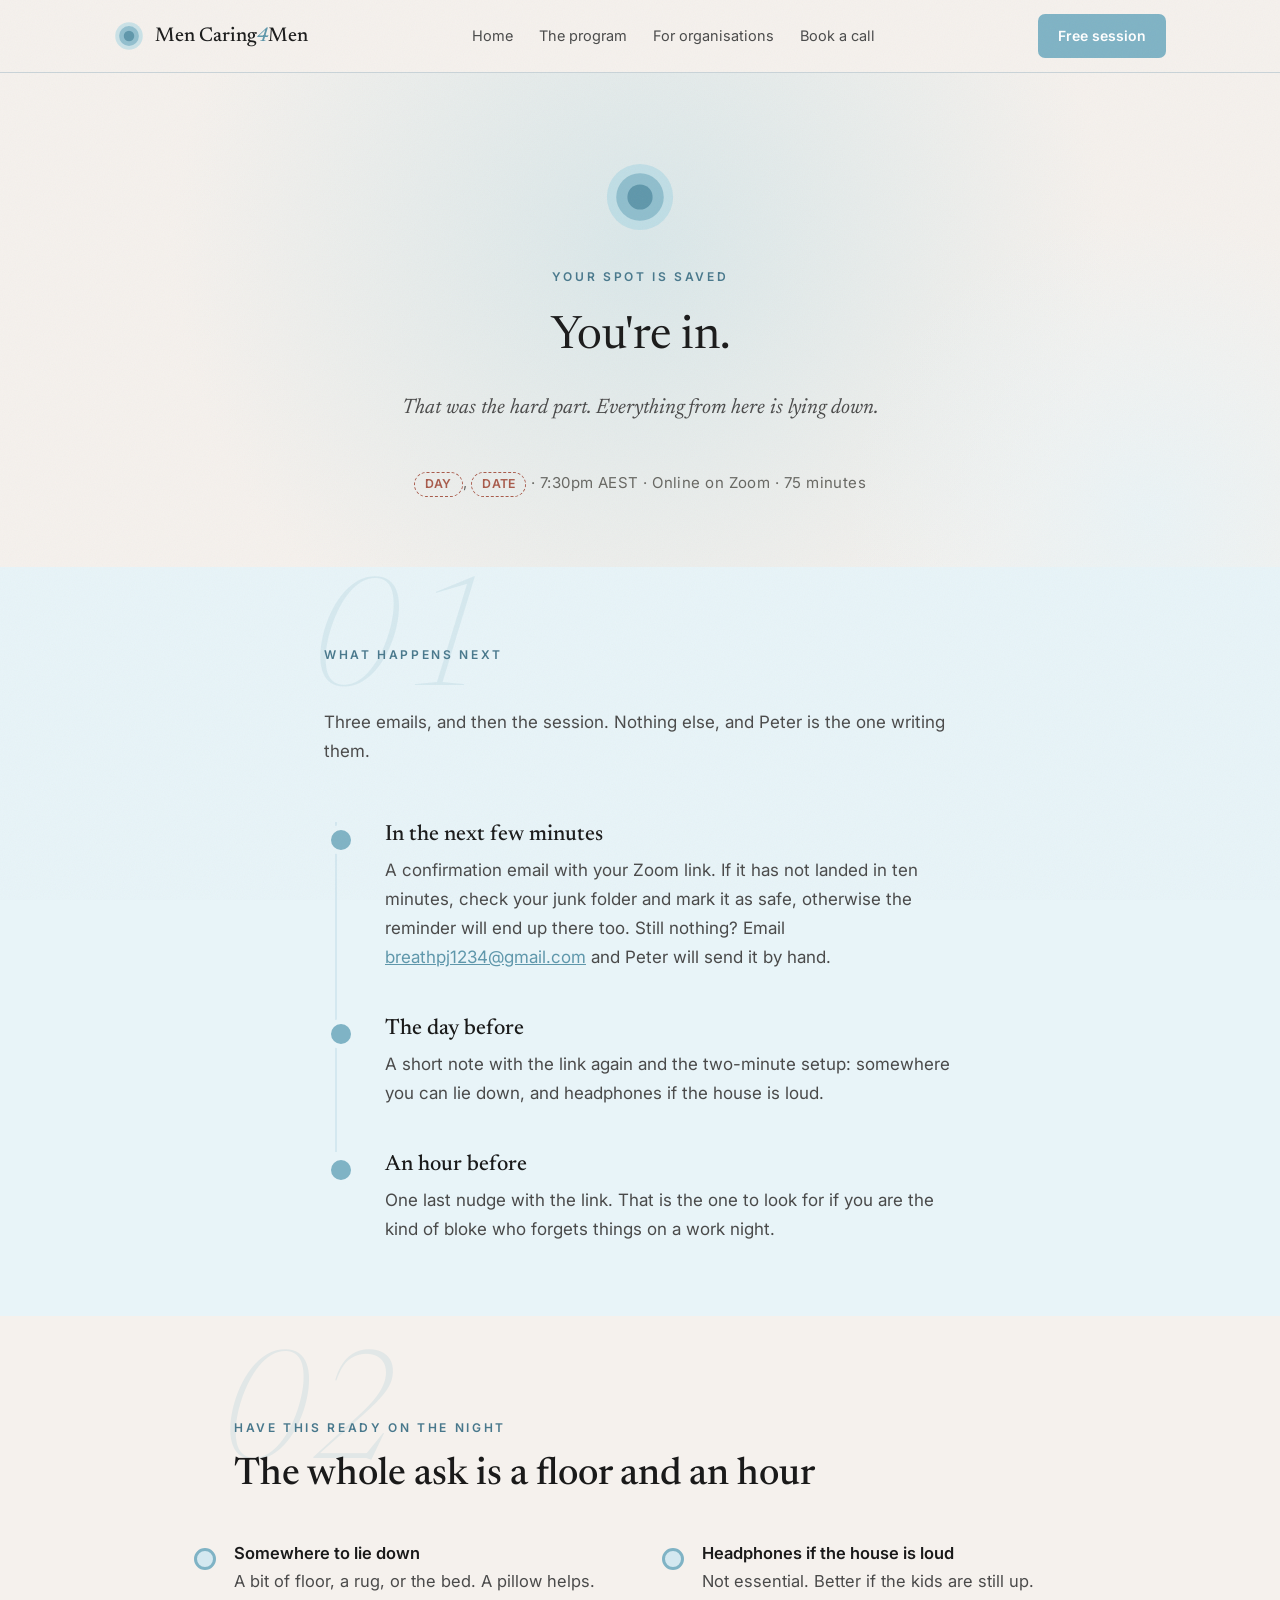
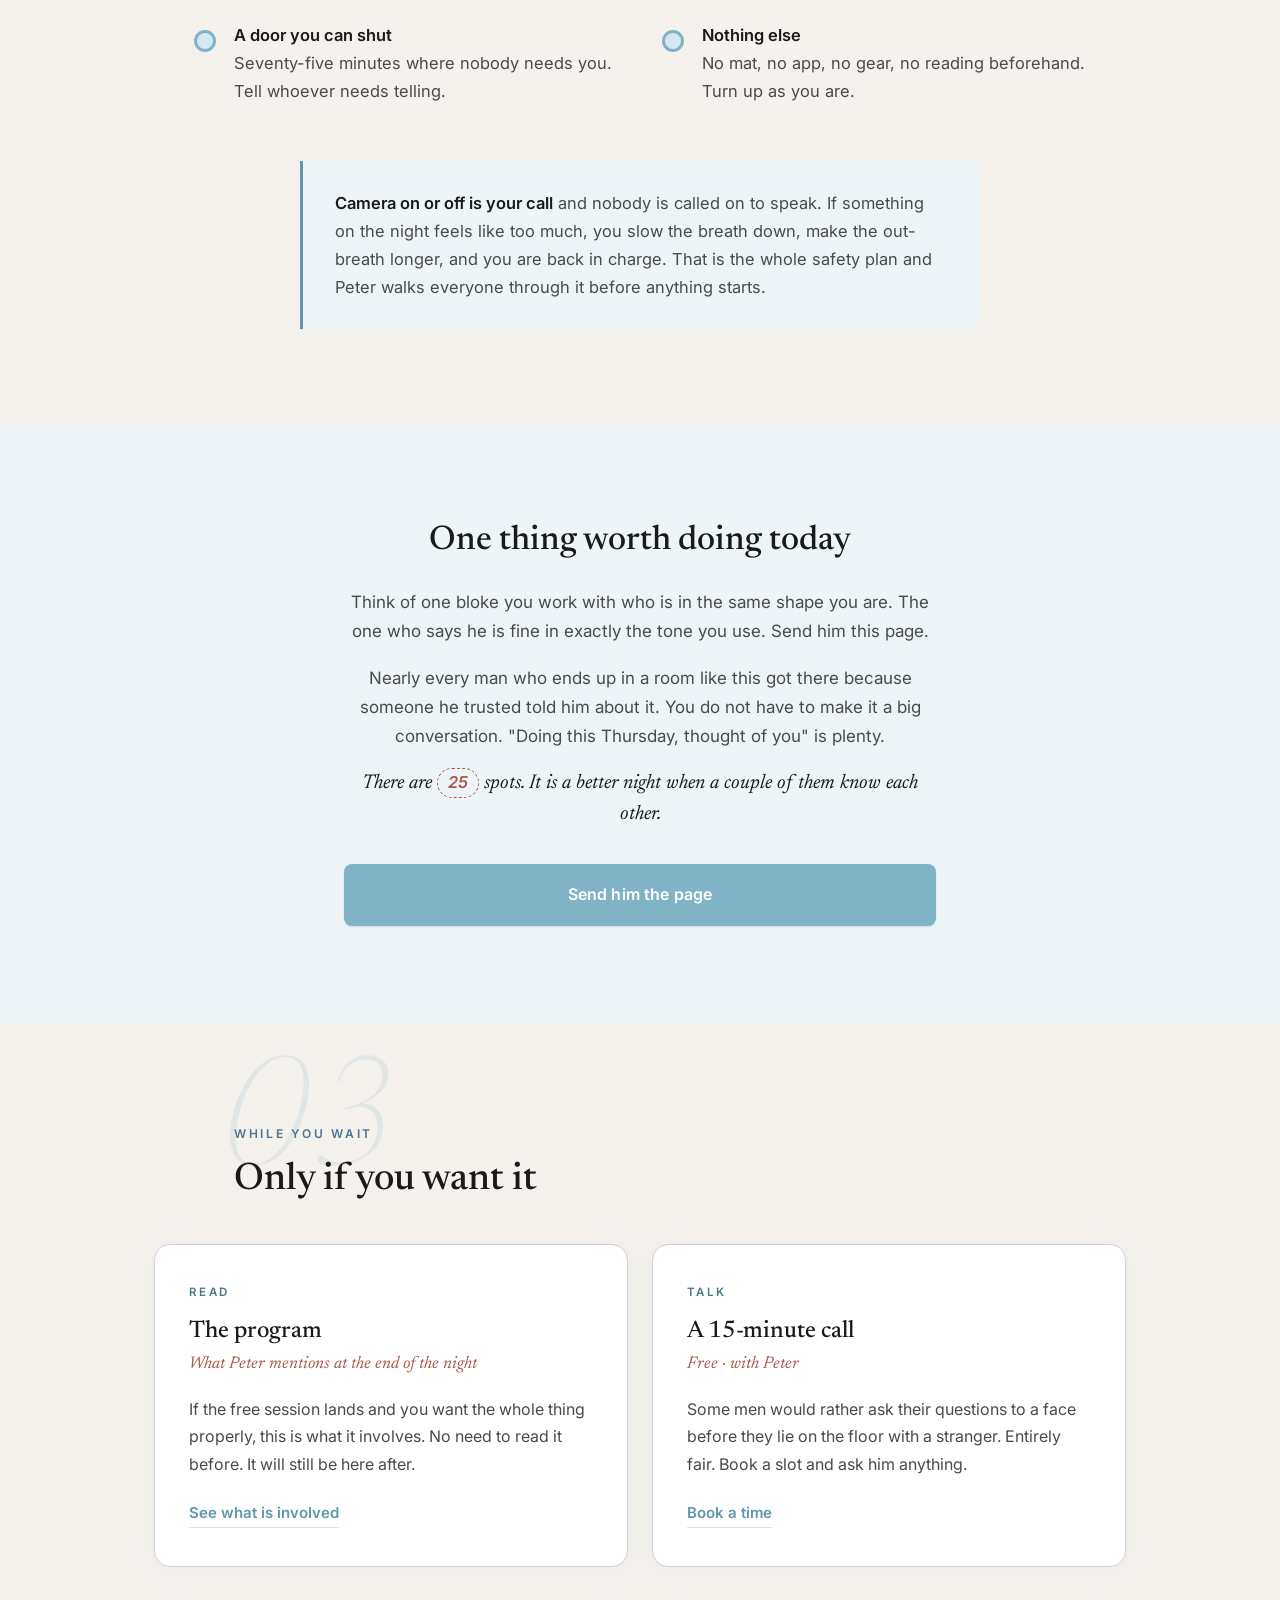
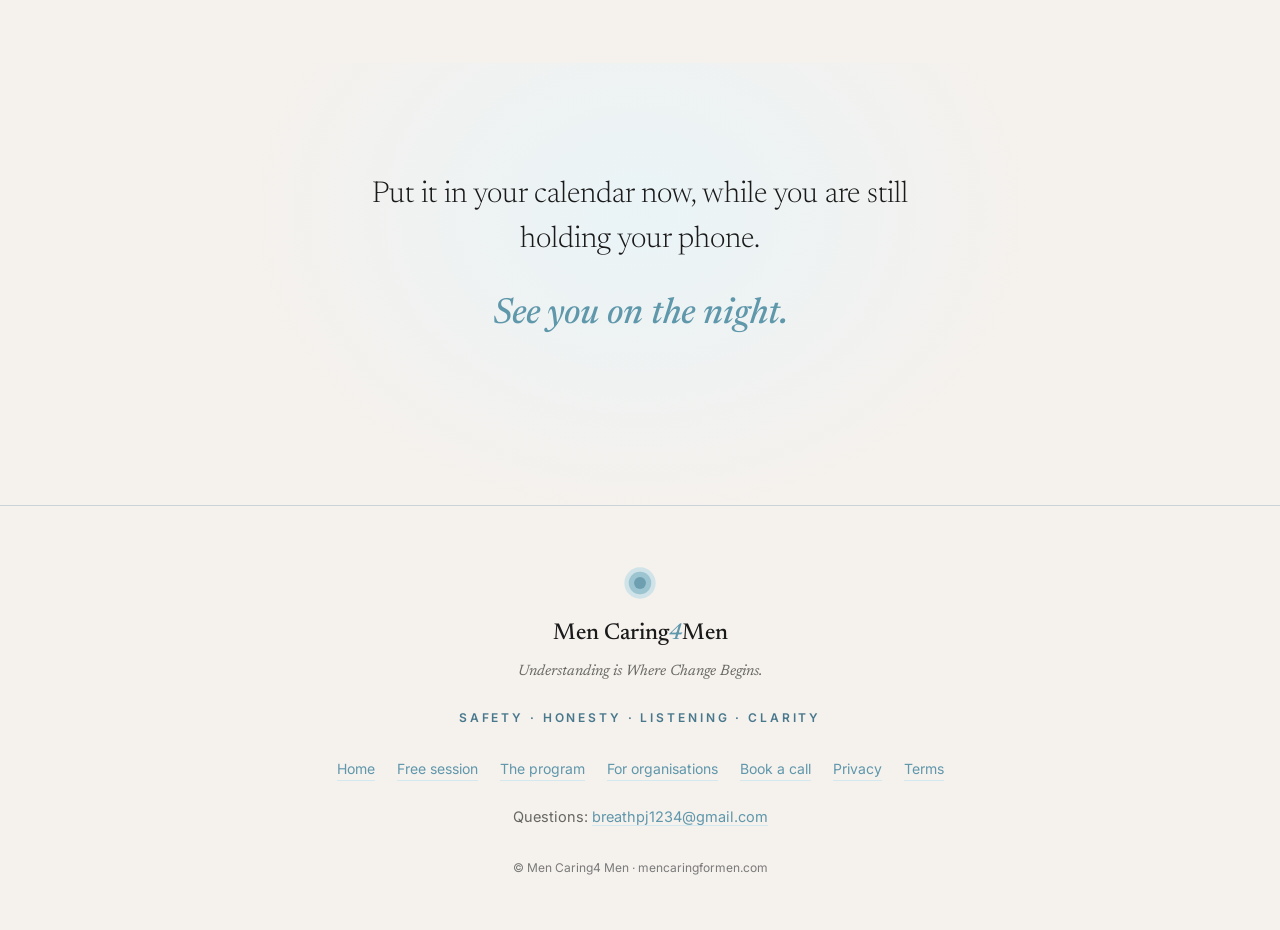
<file: thanks.html>
<!DOCTYPE html>
<html lang="en-AU">
<head>
<meta charset="UTF-8">
<meta name="viewport" content="width=device-width, initial-scale=1.0">
<title>You're in | SWITCH OFF | Men Caring4 Men</title>
<meta name="description" content="Your spot in the free SWITCH OFF breathing session is saved. Here is what happens next and what to have ready on the night.">
<meta name="robots" content="noindex">
<meta property="og:type" content="website">
<meta property="og:title" content="You're in | SWITCH OFF">
<meta property="og:site_name" content="Men Caring4 Men">
<meta property="og:url" content="https://mencaringformen.com/thanks">
<meta property="og:image" content="https://mencaringformen.com/assets/og-mc4m.png">
<meta property="og:image:width" content="1200">
<meta property="og:image:height" content="630">
<link rel="canonical" href="https://mencaringformen.com/thanks">
<link rel="icon" href="assets/favicon.svg" type="image/svg+xml">
<link rel="alternate icon" href="assets/favicon.ico">
<link rel="apple-touch-icon" href="assets/apple-touch-icon-180.png">
<link rel="preconnect" href="https://fonts.googleapis.com">
<link rel="preconnect" href="https://fonts.gstatic.com" crossorigin>
<link href="https://fonts.googleapis.com/css2?family=Inter:wght@400;500;600&family=Newsreader:ital,opsz,wght@0,6..72,200;0,6..72,300;0,6..72,400;0,6..72,500;0,6..72,600;1,6..72,300;1,6..72,400;1,6..72,500&display=swap" rel="stylesheet">
<link rel="stylesheet" href="assets/mc4m.css">
</head>
<body>

<nav class="nav">
  <div class="nav-in">
    <a class="brand" href="index.html">
      <svg viewBox="0 0 512 512" aria-hidden="true">
        <circle cx="256" cy="256" r="235.52" fill="#a8d5e2" opacity="0.55"/>
        <circle cx="256" cy="256" r="168.96" fill="#7fb3c5" opacity="0.75"/>
        <circle cx="256" cy="256" r="89.6" fill="#5f97ab"/>
      </svg>
      <span class="wm">Men Caring<i>4</i>Men</span>
    </a>
    <ul>
      <li><a href="index.html">Home</a></li>
      <li><a href="program.html">The program</a></li>
      <li><a href="organisations.html">For organisations</a></li>
      <li><a href="https://calendly.com/breathpj1234/align">Book a call</a></li>
    </ul>
    <a class="nav-cta" href="event.html">Free session</a>
  </div>
</nav>

<header class="hero" style="padding-bottom:70px">
  <div class="atmo atmo-1"></div>
  <div class="atmo atmo-3"></div>
  <div class="wrap-mid">
    <svg class="mark hload d1" viewBox="0 0 512 512" aria-hidden="true">
      <circle cx="256" cy="256" r="235.52" fill="#a8d5e2" opacity="0.55"/>
      <circle cx="256" cy="256" r="168.96" fill="#7fb3c5" opacity="0.75"/>
      <circle cx="256" cy="256" r="89.6" fill="#5f97ab"/>
    </svg>
    <p class="eyebrow hload d2">Your spot is saved</p>
    <h1 class="hload d3">You're in<span id="firstname"></span>.</h1>
    <p class="support hload d4">That was the hard part. Everything from here is lying down.</p>
    <p class="hload d5" style="font-size:15px;color:var(--muted-sm);letter-spacing:.03em">
      <span class="chip">DAY</span>, <span class="chip">DATE</span> &middot; 7:30pm AEST &middot; Online on Zoom &middot; 75 minutes
    </p>
  </div>
</header>

<!-- WHAT HAPPENS NEXT -->
<section class="band-tint1 tight">
  <div class="timeline-wrap">
    <div class="walkthrough-intro prose">
      <div class="sec-head reveal">
        <span class="no">01</span>
        <span class="label">What happens next</span>
      </div>
      <p class="reveal">Three emails, and then the session. Nothing else, and Peter is the one writing them.</p>
    </div>
    <ol class="timeline">
      <li class="reveal">
        <h3>In the next few minutes</h3>
        <p>A confirmation email with your Zoom link. If it has not landed in ten minutes, check your junk folder and mark it as safe, otherwise the reminder will end up there too. Still nothing? Email <a href="mailto:breathpj1234@gmail.com" style="color:var(--blue-deep)">breathpj1234@gmail.com</a> and Peter will send it by hand.</p>
      </li>
      <li class="reveal">
        <h3>The day before</h3>
        <p>A short note with the link again and the two-minute setup: somewhere you can lie down, and headphones if the house is loud.</p>
      </li>
      <li class="reveal">
        <h3>An hour before</h3>
        <p>One last nudge with the link. That is the one to look for if you are the kind of bloke who forgets things on a work night.</p>
      </li>
    </ol>
  </div>
</section>

<!-- HAVE READY -->
<section>
  <div class="wrap-mid">
    <div class="sec-head reveal">
      <span class="no">02</span>
      <span class="label">Have this ready on the night</span>
      <h2>The whole ask is a floor and an hour</h2>
    </div>
  </div>
  <ul class="gets">
    <li class="reveal"><strong>Somewhere to lie down</strong>A bit of floor, a rug, or the bed. A pillow helps.</li>
    <li class="reveal"><strong>Headphones if the house is loud</strong>Not essential. Better if the kids are still up.</li>
    <li class="reveal"><strong>A door you can shut</strong>Seventy-five minutes where nobody needs you. Tell whoever needs telling.</li>
    <li class="reveal"><strong>Nothing else</strong>No mat, no app, no gear, no reading beforehand. Turn up as you are.</li>
  </ul>
  <div class="reassure reveal" style="margin-top:56px">
    <strong>Camera on or off is your call</strong> and nobody is called on to speak. If something on the night feels like too much, you slow the breath down, make the out-breath longer, and you are back in charge. That is the whole safety plan and Peter walks everyone through it before anything starts.
  </div>
</section>

<!-- ONE THING -->
<section class="band-tint3">
  <div class="whyfree">
    <h2 class="reveal">One thing worth doing today</h2>
    <p class="reveal">Think of one bloke you work with who is in the same shape you are. The one who says he is fine in exactly the tone you use. Send him this page.</p>
    <p class="reveal">Nearly every man who ends up in a room like this got there because someone he trusted told him about it. You do not have to make it a big conversation. "Doing this Thursday, thought of you" is plenty.</p>
    <p class="blessing reveal">There are <span class="chip">25</span> spots. It is a better night when a couple of them know each other.</p>
    <div class="btn-row reveal" style="margin-top:34px">
      <a class="btn" href="event.html">Send him the page</a>
    </div>
  </div>
</section>

<!-- WHILE YOU WAIT -->
<section>
  <div class="wrap-mid">
    <div class="sec-head reveal">
      <span class="no">03</span>
      <span class="label">While you wait</span>
      <h2>Only if you want it</h2>
    </div>
  </div>
  <div class="cards">
    <div class="card reveal">
      <div class="step">Read</div>
      <h3>The program</h3>
      <p class="price">What Peter mentions at the end of the night</p>
      <p>If the free session lands and you want the whole thing properly, this is what it involves. No need to read it before. It will still be here after.</p>
      <a class="go" href="program.html">See what is involved</a>
    </div>
    <div class="card reveal">
      <div class="step">Talk</div>
      <h3>A 15-minute call</h3>
      <p class="price">Free &middot; with Peter</p>
      <p>Some men would rather ask their questions to a face before they lie on the floor with a stranger. Entirely fair. Book a slot and ask him anything.</p>
      <a class="go" href="https://calendly.com/breathpj1234/align">Book a time</a>
    </div>
  </div>
</section>

<section class="close-sec" style="padding:110px 0">
  <div class="wrap">
    <p class="l1 reveal">Put it in your calendar now, while you are still holding your phone.</p>
    <p class="l2 reveal">See you on the night.</p>
  </div>
</section>

<footer>
  <div class="wrap">
    <svg class="f-mark" viewBox="0 0 512 512" aria-hidden="true">
      <circle cx="256" cy="256" r="235.52" fill="#a8d5e2" opacity="0.55"/>
      <circle cx="256" cy="256" r="168.96" fill="#7fb3c5" opacity="0.75"/>
      <circle cx="256" cy="256" r="89.6" fill="#5f97ab"/>
    </svg>
    <div class="wm">Men Caring<i>4</i>Men</div>
    <p class="tag">Understanding is Where Change Begins.</p>
    <p class="values">Safety &middot; Honesty &middot; Listening &middot; Clarity</p>
    <p class="flinks">
      <a href="index.html">Home</a>
      <a href="event.html">Free session</a>
      <a href="program.html">The program</a>
      <a href="organisations.html">For organisations</a>
      <a href="https://calendly.com/breathpj1234/align">Book a call</a>
      <a href="privacy.html">Privacy</a>
      <a href="terms.html">Terms</a>
    </p>
    <p class="alt">Questions: <a href="mailto:breathpj1234@gmail.com">breathpj1234@gmail.com</a></p>
    <p class="fine">&copy; Men Caring4 Men &middot; mencaringformen.com</p>
  </div>
</footer>

<script src="assets/site.js"></script>
<script>
  /* greet by first name if the registration passed one through */
  (function(){
    var n = new URLSearchParams(location.search).get('name');
    if(!n) return;
    n = n.replace(/[^\p{L}\p{M}'\- ]/gu,'').trim().slice(0,40);
    if(n) document.getElementById('firstname').textContent = ', ' + n;
  })();
</script>
</body>
</html>
</file>
<file: assets/mc4m.css>
/* ============================================================
   Men Caring4 Men - shared design system
   Built from clients/peter-curtis/brand-kit.md. Do not add colours.
   Tokens: paper ground, water blues, one ember of terracotta.
   ============================================================ */

:root{
  --ink:#1a1a1a;
  --body:#4a4a4a;
  --muted:#7a7a7a;
  --muted-sm:#676762;
  --paper:#f5f1ed;
  --blue:#7fb3c5;
  --blue-deep:#5f97ab;
  --blue-label:#48788c;
  --sky:#a8d5e2;
  --tint-1:#e8f4f8;
  --tint-2:#d4e8f0;
  --tint-3:#eef5f8;
  --ember:#a85a4a;
  --ember-on-ink:#c4826f;
  --line:#c9d3d8;
  --serif:'Newsreader',Georgia,serif;
  --sans:'Inter',-apple-system,BlinkMacSystemFont,'Segoe UI',sans-serif;
}

*{margin:0;padding:0;box-sizing:border-box}
html{scroll-behavior:smooth}
body{
  font-family:var(--sans);
  font-size:17px;
  line-height:1.7;
  color:var(--body);
  background:var(--paper);
  -webkit-font-smoothing:antialiased;
  overflow-x:hidden;
}
::selection{background:var(--sky);color:var(--ink)}
img{max-width:100%;display:block}

/* paper grain over everything, barely there */
body::after{
  content:"";
  position:fixed;
  inset:0;
  pointer-events:none;
  z-index:999;
  opacity:.05;
  background-image:url("data:image/svg+xml,%3Csvg xmlns='http://www.w3.org/2000/svg' width='140' height='140'%3E%3Cfilter id='n'%3E%3CfeTurbulence type='fractalNoise' baseFrequency='0.85' numOctaves='2'/%3E%3C/filter%3E%3Crect width='140' height='140' filter='url(%23n)' opacity='0.9'/%3E%3C/svg%3E");
}

.wrap{max-width:680px;margin:0 auto;padding:0 24px}
.wrap-wide{max-width:1020px;margin:0 auto;padding:0 24px}
.wrap-mid{max-width:860px;margin:0 auto;padding:0 24px}

h1,h2,h3,h4{font-family:var(--serif);font-weight:500;color:var(--ink);line-height:1.2}

.label{
  font-family:var(--sans);
  font-size:12px;
  font-weight:600;
  letter-spacing:.22em;
  text-transform:uppercase;
  color:var(--blue-label);
}

/* ghost editorial numerals */
.sec-head{position:relative;margin-bottom:40px}
.sec-head .no{
  position:absolute;
  top:-64px;
  left:-14px;
  font-family:var(--serif);
  font-style:italic;
  font-weight:200;
  font-size:150px;
  line-height:1;
  color:var(--blue);
  opacity:.16;
  user-select:none;
  pointer-events:none;
  z-index:0;
}
.band-ink .sec-head .no{color:var(--sky);opacity:.1}
.sec-head .label{position:relative;z-index:1}
.sec-head h2{position:relative;z-index:1;font-size:clamp(28px,4vw,38px);margin-top:12px}

/* ---------- confirm chips (placeholders to resolve with Peter) ---------- */
.chip{
  display:inline-block;
  padding:1px 10px;
  border:1.5px dashed var(--ember);
  border-radius:100px;
  color:var(--ember);
  font-family:var(--sans);
  font-size:.82em;
  font-weight:600;
  letter-spacing:.02em;
  white-space:nowrap;
}

/* ---------- buttons ---------- */
.btn{
  display:inline-block;
  position:relative;
  font-family:var(--sans);
  font-size:16px;
  font-weight:600;
  letter-spacing:.01em;
  color:#fff;
  background:var(--blue);
  border:none;
  border-radius:8px;
  padding:17px 42px;
  cursor:pointer;
  text-decoration:none;
  text-align:center;
  transition:background .25s ease, transform .18s ease, box-shadow .25s ease;
  box-shadow:0 1px 2px rgba(95,151,171,.25);
}
.btn:hover{
  background:var(--blue-deep);
  transform:translateY(-2px);
  box-shadow:0 8px 24px rgba(95,151,171,.35);
}
.btn:active{transform:translateY(0);box-shadow:0 1px 2px rgba(95,151,171,.25)}
.btn-ghost{
  background:transparent;
  color:var(--blue-deep);
  border:2px solid var(--blue);
  box-shadow:none;
  padding:15px 40px;
}
.btn-ghost:hover{background:var(--tint-2);color:var(--blue-deep);box-shadow:none}
.btn-row{
  display:grid;
  grid-template-columns:repeat(auto-fit,minmax(248px,1fr));
  gap:14px;
  max-width:600px;
  margin:0 auto;
}
.btn-row.left{margin:0}
.btn-row .btn{padding-left:20px;padding-right:20px}

/* ---------- site nav ---------- */
.nav{
  position:sticky;
  top:0;
  z-index:60;
  background:rgba(245,241,237,.93);
  backdrop-filter:blur(10px);
  border-bottom:1px solid var(--line);
}
.nav-in{
  max-width:1100px;
  margin:0 auto;
  padding:14px 24px;
  display:flex;
  align-items:center;
  justify-content:space-between;
  gap:24px;
}
.nav .brand{
  display:flex;
  align-items:center;
  gap:11px;
  text-decoration:none;
  flex:none;
}
.nav .brand svg{width:30px;height:30px;flex:none}
.nav .brand .wm{
  font-family:var(--serif);
  font-size:20px;
  font-weight:500;
  color:var(--ink);
  line-height:1;
  white-space:nowrap;
}
.nav .brand .wm i{font-style:italic;color:var(--blue-deep)}
.nav ul{display:flex;list-style:none;gap:26px;align-items:center;margin:0}
.nav ul a{
  font-size:14.5px;
  color:var(--body);
  text-decoration:none;
  transition:color .2s;
  white-space:nowrap;
}
.nav ul a:hover,.nav ul a[aria-current]{color:var(--blue-deep)}
.nav .nav-cta{
  background:var(--blue);
  color:#fff;
  padding:10px 20px;
  border-radius:7px;
  font-weight:600;
  font-size:14px;
  text-decoration:none;
  white-space:nowrap;
  transition:background .2s;
}
.nav .nav-cta:hover{background:var(--blue-deep);color:#fff}
@media (max-width:900px){
  .nav-in{flex-wrap:wrap;padding:12px 18px 8px}
  .nav ul{
    order:3;
    width:100%;
    gap:20px;
    margin-top:9px;
    padding-top:9px;
    border-top:1px solid var(--line);
    overflow-x:auto;
    scrollbar-width:none;
  }
  .nav ul::-webkit-scrollbar{display:none}
  .nav ul li{flex:none}
  .nav ul a{font-size:13.5px}
}

/* ---------- date strip (event page) ---------- */
.datestrip{
  background:rgba(245,241,237,.92);
  backdrop-filter:blur(8px);
  border-bottom:1px solid var(--line);
  padding:11px 16px;
  text-align:center;
  font-size:13px;
  font-weight:500;
  color:var(--muted-sm);
  letter-spacing:.04em;
}
.datestrip .sep{color:var(--line);margin:0 8px}
.datestrip strong{color:var(--ink);font-weight:600}

/* ---------- hero ---------- */
.hero{
  padding:88px 0 110px;
  text-align:center;
  position:relative;
  overflow:hidden;
}
.hero.left{text-align:left}
.hero .atmo{position:absolute;pointer-events:none;border-radius:50%}
.hero .atmo-1{
  top:-380px;left:50%;
  width:1100px;height:1100px;
  transform:translateX(-50%);
  background:radial-gradient(circle, rgba(168,213,226,.35) 0%, rgba(168,213,226,0) 60%);
}
.hero .atmo-2{
  top:120px;left:-260px;
  width:640px;height:640px;
  background:radial-gradient(circle, rgba(212,232,240,.5) 0%, rgba(212,232,240,0) 65%);
}
.hero .atmo-3{
  bottom:-300px;right:-220px;
  width:700px;height:700px;
  background:radial-gradient(circle, rgba(232,244,248,.8) 0%, rgba(232,244,248,0) 62%);
}
.hero > .wrap-wide,.hero > .wrap,.hero > .wrap-mid{position:relative}

.mark{width:72px;height:72px;margin:0 auto 34px;display:block}
.mark circle{transform-origin:center;animation:breathe 12s ease-in-out infinite}
.mark circle:nth-child(2){animation-delay:.3s}
.mark circle:nth-child(3){animation-delay:.6s}
@keyframes breathe{
  0%{transform:scale(1)}
  33%{transform:scale(1.09)}
  100%{transform:scale(1)}
}

/* staggered hero load */
.hload{opacity:0;transform:translateY(22px);animation:hup .9s cubic-bezier(.2,.65,.25,1) forwards}
.hload.d1{animation-delay:.05s}
.hload.d2{animation-delay:.2s}
.hload.d3{animation-delay:.38s}
.hload.d4{animation-delay:.56s}
.hload.d5{animation-delay:.74s}
.hload.d6{animation-delay:.92s}
@keyframes hup{to{opacity:1;transform:none}}

.hero .evt-name{
  font-family:var(--serif);
  font-weight:600;
  font-size:clamp(46px,9vw,92px);
  letter-spacing:.13em;
  text-indent:.13em;
  color:var(--ink);
  line-height:1.04;
}
.hero .evt-rule{width:64px;height:2px;background:var(--blue);margin:26px auto}
.hero .evt-sub{
  font-size:15px;
  font-weight:500;
  color:var(--muted-sm);
  letter-spacing:.02em;
  margin:0 auto 52px;
  max-width:480px;
  line-height:1.55;
}
.hero h1{
  font-size:clamp(29px,4.8vw,46px);
  font-weight:400;
  max-width:800px;
  margin:0 auto 24px;
  line-height:1.25;
}
.hero.left h1{margin-left:0}
.hero h1 em{font-style:italic;font-weight:500;color:var(--blue-deep)}
.hero .support{
  font-family:var(--serif);
  font-style:italic;
  font-size:21px;
  color:var(--body);
  max-width:580px;
  margin:0 auto 44px;
}
.hero.left .support{margin-left:0}
.hero .micro{margin-top:18px;font-size:13px;color:var(--muted);letter-spacing:.05em}
.hero .eyebrow{
  font-size:12px;
  font-weight:600;
  letter-spacing:.22em;
  text-transform:uppercase;
  color:var(--blue-label);
  margin-bottom:22px;
}
.vsl-slot{aspect-ratio:16/9;max-width:720px;margin:56px auto 0}
.vsl-img{display:block;width:100%;height:auto;object-fit:cover;border-radius:12px}

/* ---------- sections ---------- */
section{padding:96px 0;position:relative}
section.tight{padding:72px 0}
.band-tint1{background:var(--tint-1)}
.band-tint3{background:var(--tint-3)}
.band-ink{background:var(--ink)}

/* the split (ink band, one per page max) */
.split{text-align:center;padding:120px 0;overflow:hidden}
.split::before{
  content:"";
  position:absolute;
  bottom:-260px;left:50%;
  width:820px;height:520px;
  transform:translateX(-50%);
  background:radial-gradient(ellipse, rgba(168,90,74,.14) 0%, rgba(168,90,74,0) 62%);
  pointer-events:none;
}
.split .wrap{position:relative}
.split p{
  font-family:var(--serif);
  font-size:clamp(23px,3.6vw,32px);
  font-weight:300;
  color:#f5f1ed;
  line-height:1.5;
  max-width:660px;
  margin:0 auto 34px;
}
.split p:last-child{margin-bottom:0}
.split .man-1,.split .man-2{opacity:.92}
.split .divider{
  width:2px;height:44px;
  background:linear-gradient(to bottom, transparent, var(--blue-deep), transparent);
  margin:0 auto 34px;
}
.split .turn{font-weight:500;font-style:italic;font-size:clamp(25px,3.9vw,35px)}
.split .turn span{color:var(--ember-on-ink);font-style:italic}

/* prose */
.prose p{margin-bottom:24px}
.prose p:last-child{margin-bottom:0}
.prose .kicker{
  font-family:var(--serif);
  font-size:clamp(23px,3.2vw,28px);
  color:var(--ink);
  line-height:1.45;
  margin-bottom:30px;
}
.pull{
  font-family:var(--serif);
  font-style:italic;
  font-size:22px;
  line-height:1.55;
  color:var(--ink);
  border-left:3px solid var(--blue);
  padding-left:26px;
  margin:38px 0 0;
}
.lede{font-size:19px;line-height:1.65}

/* the switch: two col with breathing demo */
.switch-grid{
  display:grid;
  grid-template-columns:1fr 320px;
  gap:72px;
  align-items:center;
  max-width:960px;
  margin:0 auto;
  padding:0 24px;
}
@media (max-width:840px){
  .switch-grid{grid-template-columns:1fr;gap:56px}
  .breather{margin:0 auto}
}
.breather{width:280px;text-align:center}
.breather .stage{position:relative;width:240px;height:240px;margin:0 auto 20px}
.breather svg{width:240px;height:240px;display:block}
.breather .b1,.breather .b2,.breather .b3{transform-origin:center;animation:breathe-demo 12s ease-in-out infinite}
.breather .b2{animation-delay:.25s}
.breather .b3{animation-delay:.5s}
@keyframes breathe-demo{
  0%{transform:scale(.9)}
  33%{transform:scale(1.07)}
  100%{transform:scale(.9)}
}
.breather .cue{
  position:absolute;
  inset:0;
  display:flex;
  align-items:center;
  justify-content:center;
  font-family:var(--serif);
  font-style:italic;
  font-size:19px;
  color:#fff;
  letter-spacing:.06em;
  opacity:0;
}
.breather .cue-in{animation:cue-in 12s ease-in-out infinite}
.breather .cue-out{animation:cue-out 12s ease-in-out infinite}
@keyframes cue-in{
  0%{opacity:0} 6%{opacity:1} 27%{opacity:1} 33%{opacity:0} 100%{opacity:0}
}
@keyframes cue-out{
  0%,33%{opacity:0} 39%{opacity:1} 88%{opacity:1} 97%{opacity:0} 100%{opacity:0}
}
.breather figcaption{font-size:13px;color:var(--muted-sm);letter-spacing:.04em;line-height:1.6}
.breather figcaption strong{
  display:block;
  font-family:var(--serif);
  font-style:italic;
  font-size:18px;
  font-weight:500;
  color:var(--blue-deep);
  letter-spacing:0;
  margin-bottom:2px;
}

/* timeline */
.walkthrough-intro{max-width:680px;margin:0 auto 56px;padding:0 24px}
.timeline{max-width:680px;margin:0 auto;padding:0 24px;list-style:none}
.timeline li{
  position:relative;
  padding:0 0 44px 48px;
  border-left:2px solid var(--tint-2);
  margin-left:11px;
}
.timeline li:last-child{border-left-color:transparent;padding-bottom:0}
.timeline li::before{
  content:"";
  position:absolute;
  left:-11px;top:3px;
  width:20px;height:20px;
  border-radius:50%;
  background:var(--blue);
  border:5px solid var(--paper);
  transition:transform .3s ease, background .3s ease;
}
.band-tint1 .timeline li::before{border-color:var(--tint-1)}
.band-tint3 .timeline li::before{border-color:var(--tint-3)}
.timeline li:hover::before{transform:scale(1.25);background:var(--blue-deep)}
.timeline h3{font-size:22px;margin-bottom:8px}
.reassure{
  max-width:680px;
  margin:60px auto 0;
  padding:28px 32px;
  background:var(--tint-3);
  border-left:3px solid var(--blue-deep);
  border-radius:0 12px 12px 0;
  font-size:16.5px;
}
.band-tint3 .reassure{background:#fff}
.reassure strong{color:var(--ink);font-weight:600}
.timeline-wrap{max-width:728px;margin:0 auto;position:relative}

/* numbered session list (program page) */
.sessions{max-width:720px;margin:0 auto;padding:0 24px;list-style:none;counter-reset:s}
.sessions li{
  counter-increment:s;
  position:relative;
  padding:22px 0 22px 66px;
  border-bottom:1px solid var(--line);
}
.sessions li:last-child{border-bottom:none}
.sessions li::before{
  content:counter(s);
  position:absolute;
  left:0;top:20px;
  width:40px;height:40px;
  border-radius:50%;
  background:var(--tint-2);
  color:var(--blue-deep);
  font-family:var(--serif);
  font-size:19px;
  font-weight:500;
  display:flex;
  align-items:center;
  justify-content:center;
}
.sessions h3{font-size:20px;margin-bottom:4px}
.sessions p{font-size:16px;margin:0}
.phase-tag{
  display:block;
  font-family:var(--sans);
  font-size:11px;
  font-weight:600;
  letter-spacing:.18em;
  text-transform:uppercase;
  color:var(--blue-label);
  margin:38px 0 6px 66px;
}
.phase-tag:first-child{margin-top:0}

/* qualification list */
.quals{list-style:none;max-width:640px;margin:0 auto}
.quals li{position:relative;padding:0 0 24px 42px}
.quals li::before{
  content:"";
  position:absolute;
  left:0;top:7px;
  width:14px;height:14px;
  border-radius:50%;
  border:3.5px solid var(--blue);
  background:transparent;
  transition:background .25s ease;
}
.quals li:hover::before{background:var(--sky)}
.quals li:last-child{padding-bottom:0;font-weight:500;color:var(--ink)}
.quals li:last-child::before{background:var(--blue)}

/* two-column for/not-for */
.fornot{
  display:grid;
  grid-template-columns:1fr 1fr;
  gap:28px;
  max-width:900px;
  margin:0 auto;
  padding:0 24px;
}
@media (max-width:760px){.fornot{grid-template-columns:1fr}}
.fornot .col{
  background:#fff;
  border:1px solid var(--line);
  border-radius:14px;
  padding:34px 32px;
}
.fornot .col.no{background:transparent;border-style:dashed}
.fornot h3{font-size:20px;margin-bottom:18px}
.fornot ul{list-style:none}
.fornot li{position:relative;padding:0 0 12px 26px;font-size:16px}
.fornot li:last-child{padding-bottom:0}
.fornot .col.yes li::before{
  content:"";
  position:absolute;left:2px;top:10px;
  width:9px;height:9px;border-radius:50%;background:var(--blue);
}
.fornot .col.no li::before{
  content:"";
  position:absolute;left:2px;top:13px;
  width:11px;height:2px;background:var(--muted);
}

/* stats */
.stats{
  display:grid;
  grid-template-columns:repeat(auto-fit,minmax(190px,1fr));
  gap:44px 28px;
  max-width:960px;
  margin:0 auto;
  padding:0 24px;
  text-align:center;
}
.stats .n{
  font-family:var(--serif);
  font-size:clamp(42px,6vw,58px);
  font-weight:400;
  color:var(--ink);
  line-height:1;
  margin-bottom:12px;
}
.stats .n em{font-style:italic;color:var(--ember);font-weight:400}
.stats p{font-size:15px;line-height:1.55;color:var(--body);max-width:230px;margin:0 auto}
.stats-src{
  text-align:center;
  font-size:12.5px;
  color:var(--muted);
  max-width:720px;
  margin:52px auto 0;
  padding:0 24px;
  line-height:1.6;
}

/* cards / ladder */
.cards{
  display:grid;
  grid-template-columns:repeat(auto-fit,minmax(280px,1fr));
  gap:24px;
  max-width:1020px;
  margin:0 auto;
  padding:0 24px;
  align-items:stretch;
}
.card{
  background:#fff;
  border:1px solid var(--line);
  border-radius:16px;
  padding:38px 34px;
  display:flex;
  flex-direction:column;
  box-shadow:0 3px 26px rgba(95,151,171,.07);
  transition:transform .28s ease, box-shadow .28s ease;
}
.card:hover{transform:translateY(-4px);box-shadow:0 12px 40px rgba(95,151,171,.15)}
.card .step{
  font-size:11.5px;
  font-weight:600;
  letter-spacing:.2em;
  text-transform:uppercase;
  color:var(--blue-label);
  margin-bottom:14px;
}
.card h3{font-size:24px;margin-bottom:6px}
.card .price{
  font-family:var(--serif);
  font-style:italic;
  font-size:17px;
  color:var(--ember);
  margin-bottom:16px;
}
.card p{font-size:16px;margin-bottom:22px}
.card .go{
  margin-top:auto;
  font-weight:600;
  font-size:15px;
  color:var(--blue-deep);
  text-decoration:none;
  border-bottom:1.5px solid var(--tint-2);
  align-self:flex-start;
  padding-bottom:2px;
  transition:border-color .2s;
}
.card .go:hover{border-bottom-color:var(--blue-deep)}
.card.feature{border-color:var(--blue);box-shadow:0 6px 34px rgba(95,151,171,.16)}

/* what you get list */
.gets{
  display:grid;
  grid-template-columns:repeat(auto-fit,minmax(300px,1fr));
  gap:26px 44px;
  max-width:940px;
  margin:0 auto;
  padding:0 24px;
  list-style:none;
}
.gets li{position:relative;padding-left:40px;font-size:16.5px}
.gets li::before{
  content:"";
  position:absolute;
  left:0;top:9px;
  width:16px;height:16px;
  border-radius:50%;
  background:var(--tint-2);
  border:3px solid var(--blue);
}
.gets li strong{color:var(--ink);font-weight:600;display:block}

/* image placeholders */
.ph{
  position:relative;
  border:2px dashed var(--ember);
  border-radius:12px;
  background:
    radial-gradient(circle at 50% 42%, rgba(168,213,226,.35) 0%, rgba(168,213,226,0) 60%),
    var(--tint-3);
  display:flex;
  flex-direction:column;
  align-items:center;
  justify-content:center;
  gap:10px;
  overflow:hidden;
}
.ph svg{width:44px;height:44px;opacity:.5}
.ph .ph-label{
  font-family:var(--sans);
  font-size:12px;
  font-weight:600;
  letter-spacing:.08em;
  text-transform:uppercase;
  color:var(--ember);
  text-align:center;
  line-height:1.5;
  padding:0 18px;
}
.ph .ph-sub{
  font-size:11.5px;
  color:var(--muted-sm);
  text-align:center;
  padding:0 22px;
  line-height:1.5;
  margin-top:-4px;
}

/* photo strip */
.photostrip{
  display:grid;
  grid-template-columns:repeat(2,1fr);
  gap:18px;
  max-width:760px;
  margin:64px auto 0;
  padding:0 24px;
}
@media (max-width:720px){.photostrip{grid-template-columns:1fr}}
.photostrip .ph{aspect-ratio:3/2}
.photostrip.solo{grid-template-columns:1fr;max-width:440px}

/* peter card */
.peter-wrap{max-width:860px;margin:0 auto;padding:0 24px;position:relative}
.peter-grid{display:grid;grid-template-columns:280px 1fr;gap:48px;align-items:start}
@media (max-width:760px){
  .peter-grid{grid-template-columns:1fr;gap:32px}
  .peter-grid .ph{max-width:280px;margin:0 auto}
}
.peter-portrait{aspect-ratio:4/5;width:100%}
.peter-card{
  position:relative;
  background:#fff;
  border:1px solid var(--line);
  border-radius:16px;
  padding:56px 60px;
  box-shadow:0 3px 32px rgba(95,151,171,.09);
  overflow:hidden;
}
.peter-card::before{
  content:"";
  position:absolute;
  top:-160px;right:-160px;
  width:400px;height:400px;
  border-radius:50%;
  background:radial-gradient(circle, rgba(232,244,248,.9) 0%, rgba(232,244,248,0) 65%);
  pointer-events:none;
}
@media (max-width:640px){.peter-card{padding:38px 28px}}
.peter-card .who{display:flex;align-items:center;gap:18px;margin-bottom:28px;position:relative}
.peter-card .who .nm{font-family:var(--serif);font-size:24px;font-weight:500;color:var(--ink);line-height:1.25}
.peter-card .who .rl{font-size:12.5px;color:var(--muted-sm);letter-spacing:.12em;text-transform:uppercase;font-weight:600}
.peter-card p{margin-bottom:20px;position:relative}
.peter-card p:last-child{margin-bottom:0}
.peter-card .unfit{color:var(--ember);font-weight:500}
.peter-card .creed{font-family:var(--serif);font-style:italic;font-size:20px;line-height:1.55;color:var(--ink)}
.credentials{
  margin-top:26px;
  padding-top:22px;
  border-top:1px solid var(--line);
  font-size:13.5px;
  color:var(--muted-sm);
  letter-spacing:.02em;
  line-height:1.7;
  position:relative;
}

/* testimonials */
.quotes{
  display:grid;
  grid-template-columns:repeat(auto-fit,minmax(280px,1fr));
  gap:24px;
  max-width:1020px;
  margin:0 auto;
  padding:0 24px;
}
.quote{
  background:#fff;
  border:1px solid var(--line);
  border-radius:14px;
  padding:34px 32px;
  display:flex;
  flex-direction:column;
}
.quote p{
  font-family:var(--serif);
  font-style:italic;
  font-size:18.5px;
  line-height:1.6;
  color:var(--ink);
  margin-bottom:20px;
}
.quote .attr{
  margin-top:auto;
  font-size:11.5px;
  font-weight:600;
  letter-spacing:.16em;
  text-transform:uppercase;
  color:var(--blue-label);
}
.quotes-note{
  text-align:center;
  font-size:12.5px;
  color:var(--muted);
  margin-top:34px;
}

/* why free */
.whyfree{max-width:640px;margin:0 auto;text-align:center;padding:0 24px}
.whyfree h2{font-size:clamp(28px,4vw,34px);margin-bottom:26px}
.whyfree p{margin-bottom:18px}
.whyfree .blessing{font-family:var(--serif);font-style:italic;color:var(--ink);font-size:20px;line-height:1.55}

/* registration card */
#register{overflow:hidden}
#register::before{
  content:"";
  position:absolute;
  top:50%;left:50%;
  width:900px;height:900px;
  transform:translate(-50%,-50%);
  border-radius:50%;
  background:radial-gradient(circle, rgba(212,232,240,.55) 0%, rgba(212,232,240,0) 62%);
  pointer-events:none;
}
.reg-card{
  position:relative;
  max-width:580px;
  margin:0 auto;
  background:#fff;
  border-radius:18px;
  padding:56px 56px 48px;
  box-shadow:0 10px 50px rgba(95,151,171,.16);
  text-align:center;
}
@media (max-width:600px){.reg-card{padding:40px 26px}}
.reg-card .rc-mark{width:40px;height:40px;margin:0 auto 18px;display:block}
.reg-card .rc-mark circle{transform-origin:center;animation:breathe 12s ease-in-out infinite}
.reg-card .when{font-size:14px;font-weight:500;color:var(--muted-sm);letter-spacing:.03em;margin-bottom:8px}
.reg-card .when .sep{color:var(--line);margin:0 7px}
.reg-card h2{font-size:34px;margin:8px 0 18px}
.reg-card .cap{font-size:15.5px;margin-bottom:34px}
.reg-card .cap em{font-style:normal;color:var(--ember);font-weight:600}
.reg-form{display:grid;gap:14px;text-align:left}
.reg-form input{
  font-family:var(--sans);
  font-size:16px;
  color:var(--ink);
  background:var(--paper);
  border:1px solid var(--line);
  border-radius:9px;
  padding:16px 18px;
  width:100%;
  transition:border-color .2s, box-shadow .2s, background .2s;
}
.reg-form input::placeholder{color:var(--muted)}
.reg-form input:focus{
  outline:none;
  background:#fff;
  border-color:var(--blue);
  box-shadow:0 0 0 3px rgba(127,179,197,.22);
}
.reg-form .btn{width:100%;margin-top:8px}
.reg-form .btn[disabled]{opacity:.6;cursor:progress;transform:none}
.reg-card .after{margin-top:22px;font-size:13px;color:var(--muted-sm);line-height:1.6}
.form-msg{
  margin-top:16px;
  font-size:14.5px;
  line-height:1.6;
  display:none;
}
.form-msg.show{display:block}
.form-msg.err{color:var(--ember)}
/* the address in the fallback message is a real link, so make it look like one
   and give it a thumb-sized hit area on a phone */
.form-msg a{
  color:inherit;
  text-decoration:underline;
  text-underline-offset:3px;
  display:inline-block;
  padding:6px 0;
}
.form-msg a:hover{text-decoration-thickness:2px}

/* faq */
.faq{max-width:680px;margin:0 auto;padding:0 24px}
.faq h2{text-align:center;font-size:clamp(28px,4vw,34px);margin-bottom:48px}
.faq details{border-bottom:1px solid var(--line)}
.faq details:first-of-type{border-top:1px solid var(--line)}
.faq summary{
  font-family:var(--serif);
  font-size:21px;
  font-weight:500;
  color:var(--ink);
  padding:24px 48px 24px 4px;
  cursor:pointer;
  list-style:none;
  position:relative;
  transition:color .2s;
}
.faq summary:hover{color:var(--blue-deep)}
.faq summary::-webkit-details-marker{display:none}
.faq summary::after{
  content:"+";
  position:absolute;
  right:10px;top:50%;
  transform:translateY(-50%);
  font-family:var(--serif);
  font-weight:300;
  font-size:28px;
  color:var(--blue-deep);
  transition:transform .25s ease;
}
.faq details[open] summary::after{transform:translateY(-50%) rotate(45deg)}
.faq details p{padding:0 4px 28px;max-width:600px}
.faq details p + p{padding-top:0;margin-top:-14px}

/* final close */
.close-sec{text-align:center;padding:130px 0;overflow:hidden}
.close-sec::before{
  content:"";
  position:absolute;
  top:-200px;left:50%;
  width:900px;height:700px;
  transform:translateX(-50%);
  background:radial-gradient(ellipse, rgba(232,244,248,.9) 0%, rgba(232,244,248,0) 62%);
  pointer-events:none;
}
.close-sec .wrap{position:relative}
.close-sec .l1{
  font-family:var(--serif);
  font-size:clamp(23px,3.6vw,30px);
  font-weight:300;
  color:var(--ink);
  max-width:580px;
  margin:0 auto 22px;
  line-height:1.5;
}
.close-sec .l2{
  font-family:var(--serif);
  font-style:italic;
  font-weight:500;
  font-size:clamp(26px,4.2vw,36px);
  color:var(--blue-deep);
  margin:0 auto 48px;
}

/* the crossing model figure */
.model-fig{max-width:880px;margin:0 auto;padding:0 24px}
.model-fig img{width:100%;border-radius:14px}
.model-fig figcaption{
  text-align:center;
  font-family:var(--serif);
  font-style:italic;
  font-size:17px;
  color:var(--muted-sm);
  margin-top:20px;
}

/* footer */
footer{border-top:1px solid var(--line);padding:60px 0 52px;text-align:center}
footer .f-mark{width:34px;height:34px;margin:0 auto 14px;display:block;opacity:.9}
footer .wm{font-family:var(--serif);font-weight:500;font-size:23px;color:var(--ink);margin-bottom:6px}
footer .wm i{font-style:italic;color:var(--blue-deep)}
footer .tag{font-family:var(--serif);font-style:italic;font-size:15px;color:var(--muted-sm);margin-bottom:24px}
footer .values{
  font-size:12px;
  font-weight:600;
  letter-spacing:.24em;
  text-transform:uppercase;
  color:var(--blue-label);
  margin-bottom:28px;
}
footer .flinks{
  display:flex;
  flex-wrap:wrap;
  justify-content:center;
  gap:8px 22px;
  font-size:14px;
  margin-bottom:24px;
}
footer .alt{font-size:14.5px;color:var(--muted-sm);margin-bottom:8px}
footer a{color:var(--blue-deep);text-decoration:none;border-bottom:1px solid var(--tint-2);transition:border-color .2s}
footer a:hover{border-bottom-color:var(--blue-deep)}
footer .fine{font-size:12px;color:var(--muted);margin-top:28px}

/* reveal on scroll */
.reveal{opacity:0;transform:translateY(22px);transition:opacity .8s cubic-bezier(.2,.65,.25,1),transform .8s cubic-bezier(.2,.65,.25,1)}
.reveal.in{opacity:1;transform:none}

@media (prefers-reduced-motion: reduce){
  *{transition:none!important;animation:none!important}
  .hload,.reveal{opacity:1!important;transform:none!important}
  .breather .cue{opacity:0!important}
}

/* real portrait (replaces the dashed placeholder) */
.peter-photo{display:block;width:100%;height:auto;aspect-ratio:4/5;object-fit:cover;object-position:50% 30%;border-radius:12px}
@media (max-width:760px){.peter-grid .peter-photo{max-width:280px;margin:0 auto}}

/* the sitewide menu is the one sticky bar; the CTA shows when you are on the event page */
.nav .nav-cta[aria-current]{background:var(--blue-deep);color:#fff}

/* phones: logo and button share the top row, the four menu items fit one row below */
@media (max-width:420px){
  .nav-in{padding-left:14px;padding-right:14px}
  .nav ul{gap:10px;justify-content:space-between}
  .nav ul a{font-size:13px}
  .nav .brand .wm{font-size:17px}
  .nav .nav-cta{padding:9px 14px;font-size:13.5px}
}
@media (max-width:345px){
  .nav-in{padding-left:10px;padding-right:10px}
  .nav ul{gap:6px}
  .nav ul a{font-size:12px}
  .nav .brand svg{width:24px;height:24px}
  .nav .brand .wm{font-size:15px}
  .nav .nav-cta{padding:8px 10px;font-size:12.5px}
}

/* ---------- letter from Peter (event page, stands in for the VSL) ---------- */
.letter-sec{padding:0 0 110px}
.letter{
  position:relative;
  background:#fff;
  border:1px solid var(--line);
  border-radius:16px;
  padding:56px 60px;
  box-shadow:0 3px 32px rgba(95,151,171,.09);
}
@media (max-width:640px){.letter{padding:38px 26px}}
.letter-head{display:flex;align-items:center;gap:18px;margin-bottom:34px;padding-bottom:26px;border-bottom:1px solid var(--line)}
.letter-head img{width:72px;height:72px;border-radius:50%;object-fit:cover;flex:none}
.letter-head .lh-label{font-family:var(--serif);font-size:24px;font-weight:500;color:var(--ink);line-height:1.25}
.letter-head .lh-role{font-size:12.5px;color:var(--muted-sm);letter-spacing:.12em;text-transform:uppercase;font-weight:600}
.letter p{font-family:var(--serif);font-size:19px;line-height:1.7;color:var(--body);margin-bottom:22px}
.letter p.lead{font-size:23px;line-height:1.5;color:var(--ink);font-weight:500}
.letter p.sign{font-style:italic;font-size:26px;color:var(--ink);margin:30px 0 0}
.letter-cta{margin-top:36px;text-align:center}
@media (max-width:640px){.letter p{font-size:18px}.letter p.lead{font-size:21px}}
</file>
